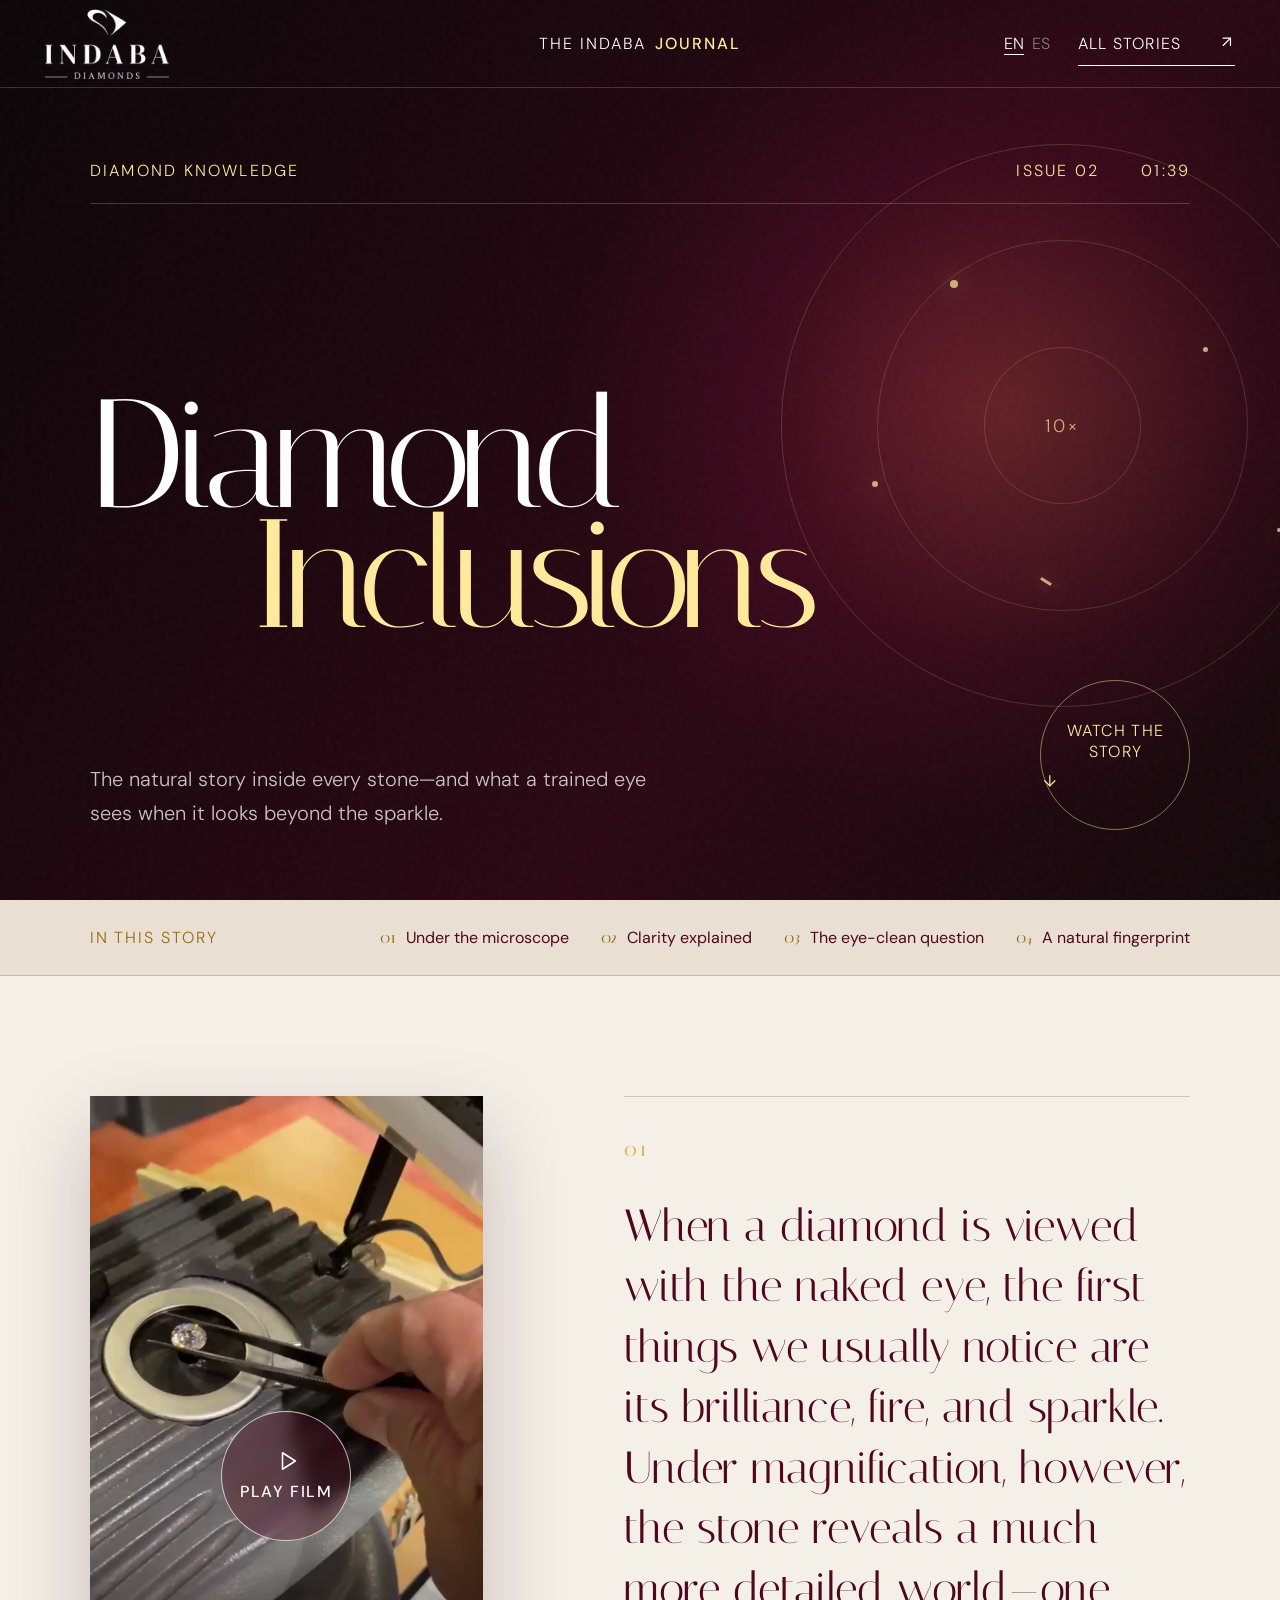
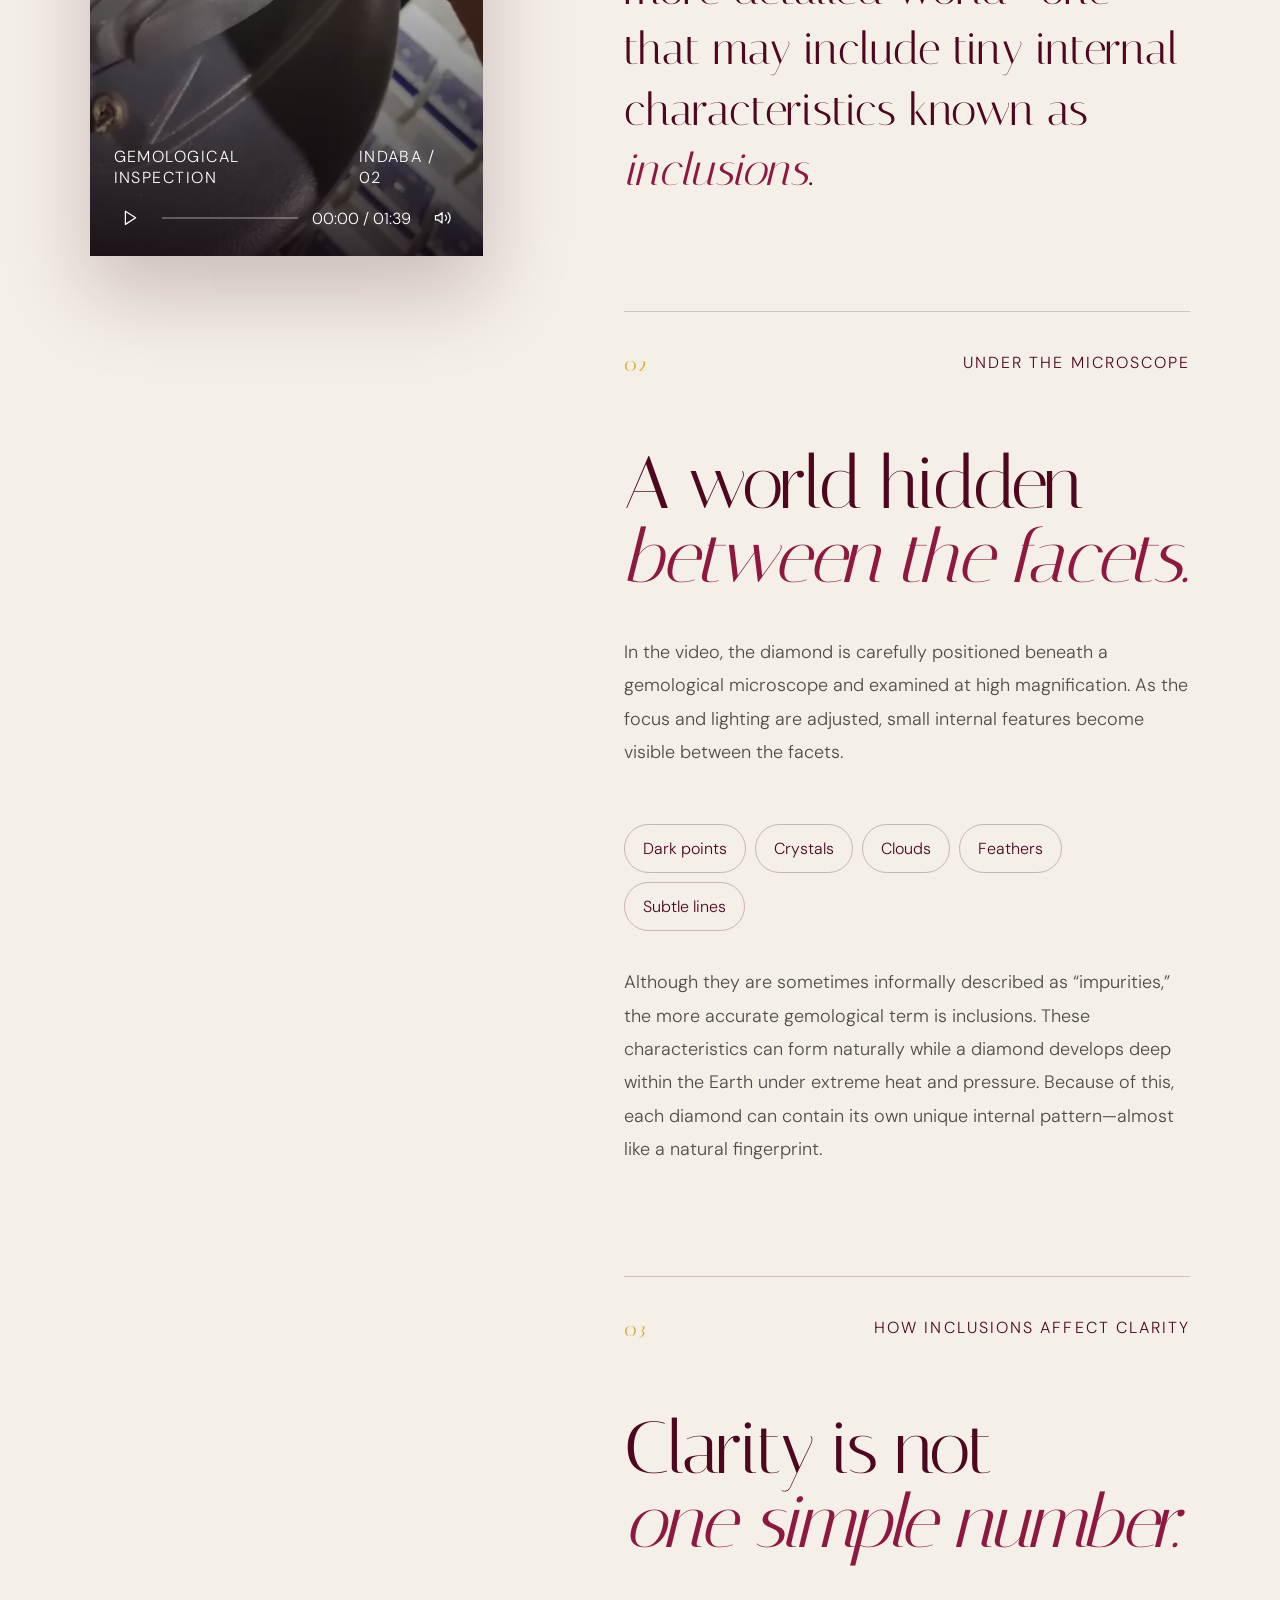
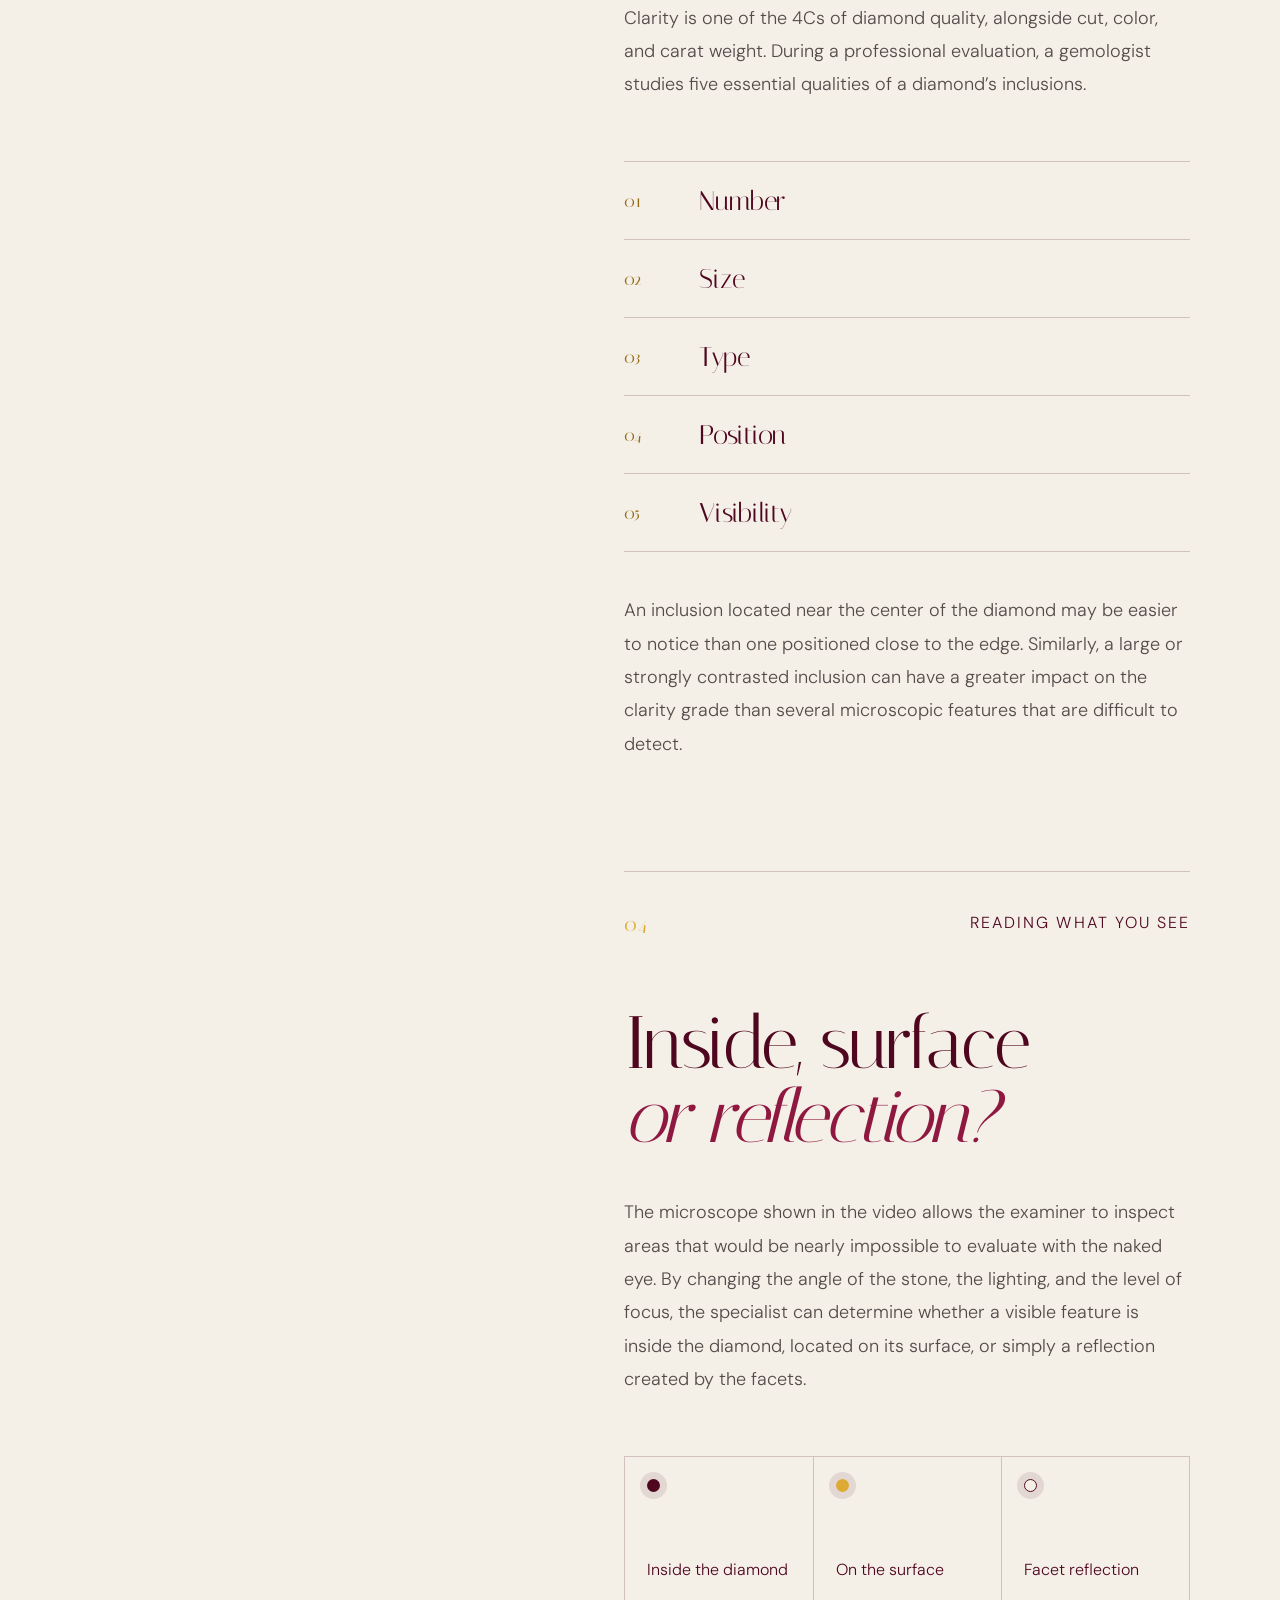
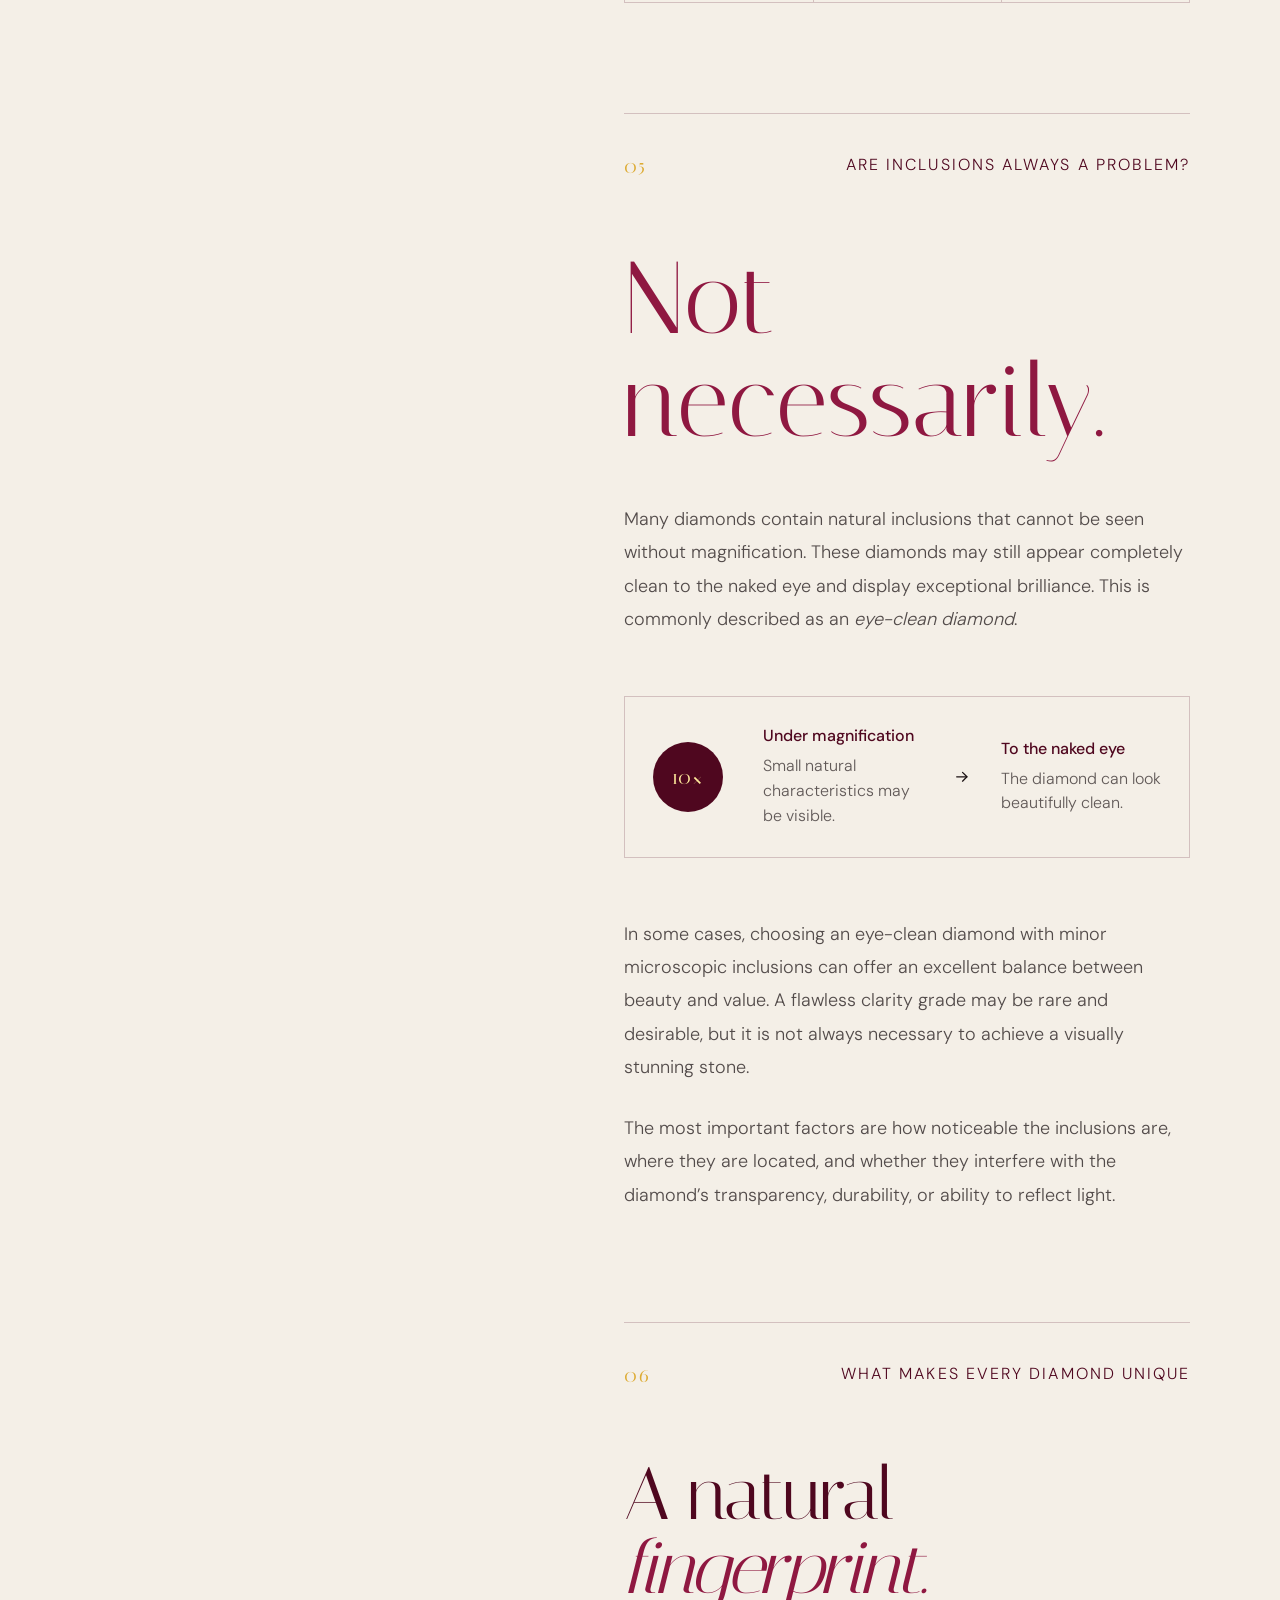
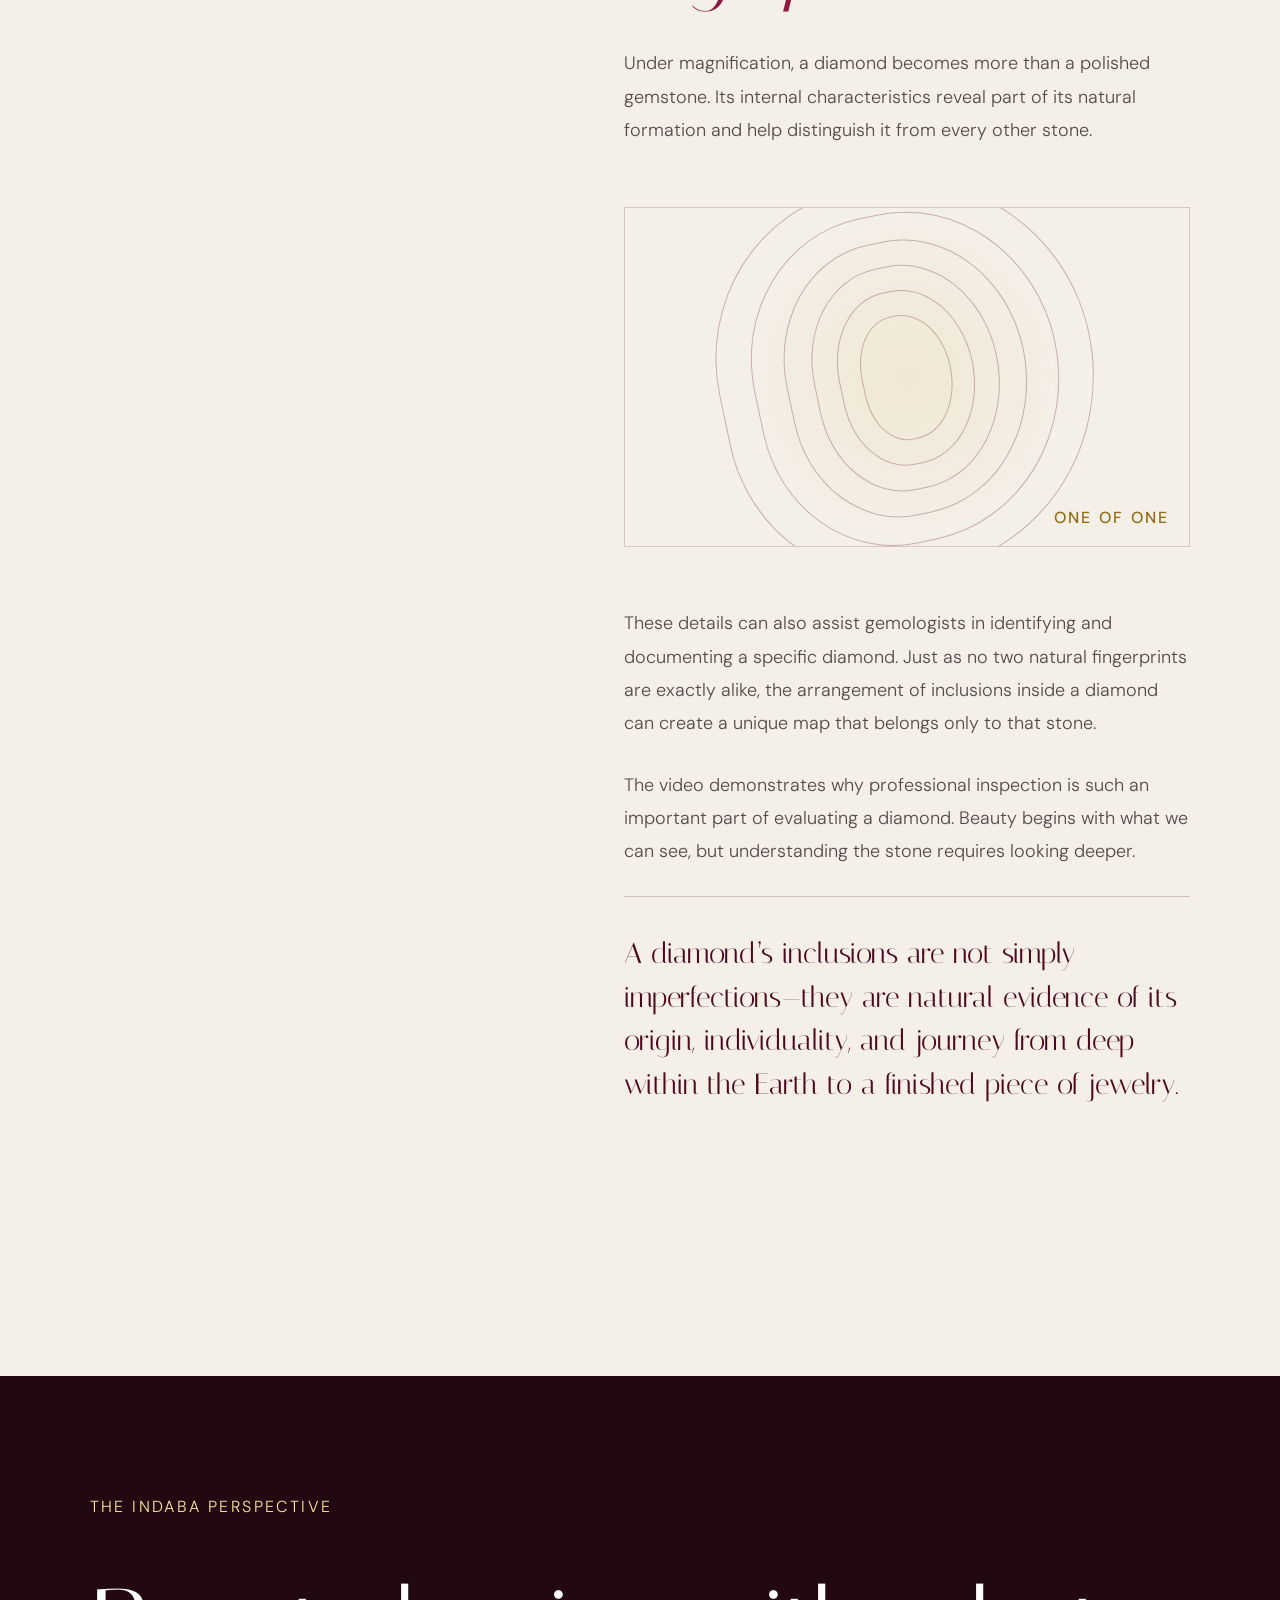
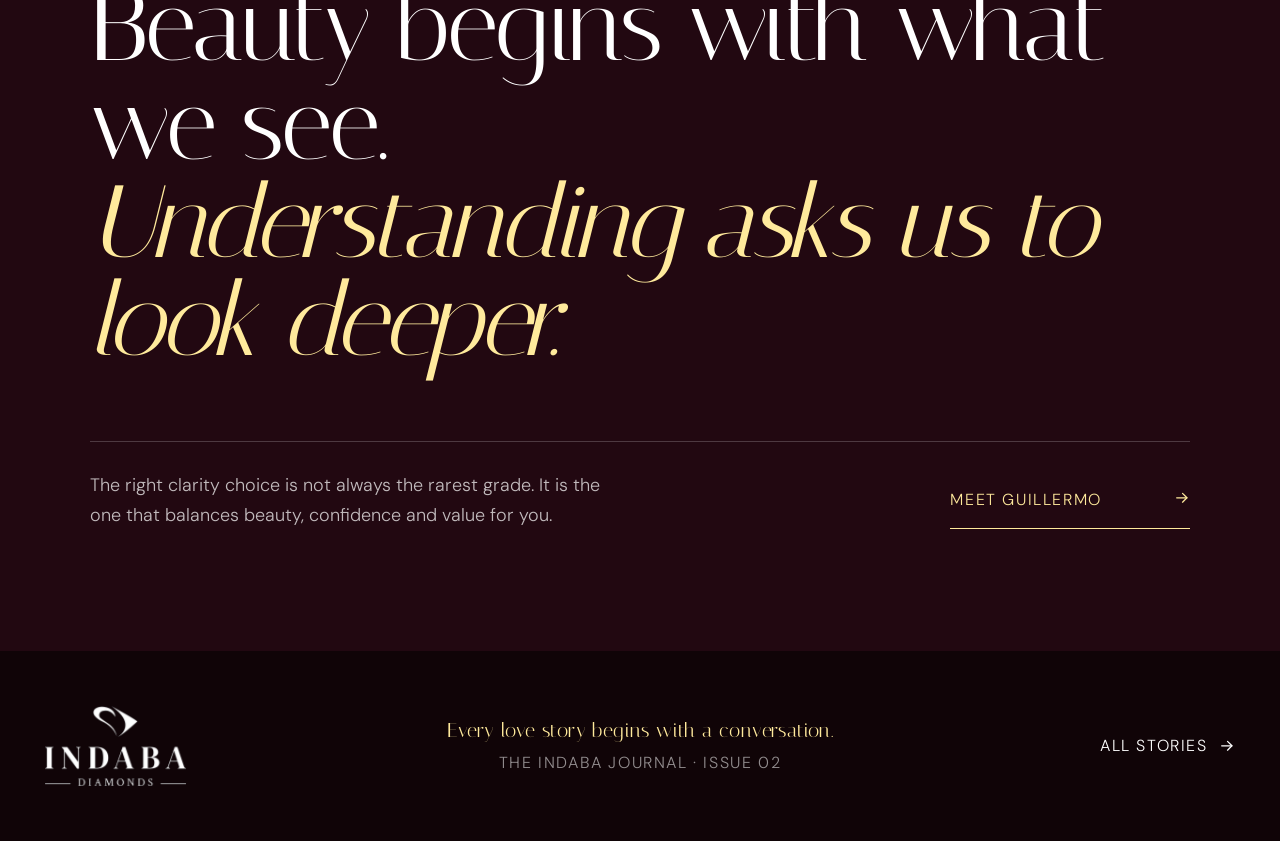
<file: diamond-inclusions.html>
<!doctype html>
<html lang="en">
  <head>
    <meta charset="UTF-8" />
    <meta name="viewport" content="width=device-width, initial-scale=1.0" />
    <meta name="description" content="Diamond inclusions: understand the natural internal characteristics, clarity and unique story inside every stone." />
    <meta name="robots" content="index,follow,max-image-preview:large,max-snippet:-1,max-video-preview:-1" />
    <meta name="author" content="Guillermo González" />
    <meta property="og:type" content="article" />
    <meta property="og:site_name" content="The Indaba Journal" />
    <meta property="og:title" content="Diamond Inclusions: The Natural Story Inside Every Stone" />
    <meta property="og:description" content="Understand diamond inclusions, clarity evaluation and why each natural stone contains its own internal fingerprint." />
    <meta property="og:image" content="assets/images/journal/inclusions-diamond-poster.webp" />
    <meta property="og:image:alt" content="A diamond examined under gemological magnification" />
    <meta name="twitter:card" content="summary_large_image" />
    <meta name="theme-color" content="#18070d" />
    <link rel="icon" type="image/png" href="assets/branding/favicon.png" />
    <title>Diamond Inclusions — The Indaba Journal</title>
    <link rel="preload" href="assets/fonts/italiana-latin-400.woff2" as="font" type="font/woff2" crossorigin />
    <link rel="stylesheet" href="inclusions.bundle.min.css" />
    <script type="application/ld+json">
      {
        "@context": "https://schema.org",
        "@type": "BlogPosting",
        "headline": "Diamond Inclusions: The Natural Story Inside Every Stone",
        "description": "An expert guide to diamond inclusions, clarity grading, eye-clean stones and professional inspection.",
        "datePublished": "2026-07-28",
        "dateModified": "2026-07-28",
        "image": "assets/images/journal/inclusions-diamond-poster.webp",
        "author": { "@type": "Person", "name": "Guillermo González" },
        "publisher": {
          "@type": "Organization",
          "name": "Indaba Diamonds",
          "logo": { "@type": "ImageObject", "url": "assets/branding/logo-wine.webp" }
        },
        "video": {
          "@type": "VideoObject",
          "name": "Diamond inclusions under magnification",
          "description": "A diamond is positioned beneath a gemological microscope and examined for internal characteristics.",
          "thumbnailUrl": "assets/images/journal/inclusions-inspection-poster.webp",
          "uploadDate": "2026-07-28",
          "duration": "PT1M39S",
          "contentUrl": "impurezas.mp4"
        }
      }
    </script>
    <script src="icons.js" defer></script>
    <script src="inclusions.js" defer></script>
  </head>
  <body id="top" class="inclusions-page">
    <div class="reading-progress" aria-hidden="true"><i></i></div>
    <div class="journal-noise" aria-hidden="true"></div>

    <header class="journal-header">
      <a class="journal-wordmark brand-logo brand-logo-switch" href="index.html" aria-label="Indaba Diamonds home">
        <img class="brand-logo-white" src="assets/branding/logo-white.webp" alt="" />
        <img class="brand-logo-wine" src="assets/branding/logo-wine.webp" alt="" aria-hidden="true" />
      </a>
      <a class="journal-name" href="journal.html"><span>THE INDABA</span><strong>JOURNAL</strong></a>
      <div class="journal-actions">
        <button class="journal-language" title="Change language"><span class="active">EN</span><span>ES</span></button>
        <a class="back-home" href="journal.html"><span data-copy="backHome">All stories</span><i data-lucide="arrow-up-right"></i></a>
      </div>
    </header>

    <main>
      <article>
        <section class="article-hero inclusions-hero">
          <div class="article-kicker reveal">
            <span data-copy="category">Diamond knowledge</span>
            <span>ISSUE 02</span>
            <span>01:39</span>
          </div>
          <h1 class="reveal">
            <span>Diamond</span>
            <span>Inclusions</span>
          </h1>
          <div class="article-hero-bottom">
            <p class="reveal" data-copy="heroDeck">The natural story inside every stone—and what a trained eye sees when it looks beyond the sparkle.</p>
            <a class="watch-cue reveal" href="#story">
              <span data-copy="watchStory">Watch the story</span>
              <i data-lucide="arrow-down"></i>
            </a>
          </div>
          <div class="inclusion-orbit" aria-hidden="true">
            <span></span><span></span><span></span><span></span><span></span>
            <small>10×</small>
          </div>
        </section>

        <nav class="article-guide" aria-label="Article overview">
          <span data-copy="inThisStory">In this story</span>
          <a href="#microscope"><i>01</i><b data-copy="guideMicroscope">Under the microscope</b></a>
          <a href="#clarity"><i>02</i><b data-copy="guideClarity">Clarity explained</b></a>
          <a href="#eye-clean"><i>03</i><b data-copy="guideEyeClean">The eye-clean question</b></a>
          <a href="#fingerprint"><i>04</i><b data-copy="guideFingerprint">A natural fingerprint</b></a>
        </nav>

        <section class="article-story" id="story">
          <aside class="video-column">
            <div class="video-frame inclusions-video">
              <video id="journal-video" poster="assets/images/journal/inclusions-inspection-poster.webp" preload="none" playsinline>
                <source src="impurezas.mp4" type="video/mp4" />
              </video>
              <button class="video-play" aria-label="Play video">
                <span><i data-lucide="play"></i></span>
                <b data-copy="playFilm">Play film</b>
              </button>
              <div class="video-caption">
                <span data-copy="inspection">Gemological inspection</span>
                <span>INDABA / 02</span>
              </div>
              <div class="video-controls">
                <button class="control-play" aria-label="Play video"><i data-lucide="play"></i></button>
                <div class="video-track" aria-hidden="true"><i></i></div>
                <time>00:00 / 01:39</time>
                <button class="control-sound" aria-label="Mute video"><i data-lucide="volume-2"></i></button>
              </div>
            </div>
          </aside>

          <div class="story-copy">
            <section class="story-chapter chapter-intro reveal">
              <span class="chapter-number">01</span>
              <p class="lead" data-copy="intro">When a diamond is viewed with the naked eye, the first things we usually notice are its brilliance, fire, and sparkle. Under magnification, however, the stone reveals a much more detailed world—one that may include tiny internal characteristics known as <em>inclusions</em>.</p>
            </section>

            <section class="story-chapter reveal" id="microscope">
              <div class="chapter-heading">
                <span class="chapter-number">02</span>
                <p data-copy="chapterMicroscope">Under the microscope</p>
              </div>
              <h2 data-copy="microscopeTitle">A world hidden<br /><em>between the facets.</em></h2>
              <p data-copy="microscopeBody">In the video, the diamond is carefully positioned beneath a gemological microscope and examined at high magnification. As the focus and lighting are adjusted, small internal features become visible between the facets.</p>
              <div class="inclusion-types">
                <span data-copy="darkPoints">Dark points</span>
                <span data-copy="crystals">Crystals</span>
                <span data-copy="clouds">Clouds</span>
                <span data-copy="feathers">Feathers</span>
                <span data-copy="lines">Subtle lines</span>
              </div>
              <p data-copy="termBody">Although they are sometimes informally described as “impurities,” the more accurate gemological term is inclusions. These characteristics can form naturally while a diamond develops deep within the Earth under extreme heat and pressure. Because of this, each diamond can contain its own unique internal pattern—almost like a natural fingerprint.</p>
            </section>

            <section class="story-chapter reveal" id="clarity">
              <div class="chapter-heading">
                <span class="chapter-number">03</span>
                <p data-copy="chapterClarity">How inclusions affect clarity</p>
              </div>
              <h2 data-copy="clarityTitle">Clarity is not<br /><em>one simple number.</em></h2>
              <p data-copy="clarityIntro">Clarity is one of the 4Cs of diamond quality, alongside cut, color, and carat weight. During a professional evaluation, a gemologist studies five essential qualities of a diamond’s inclusions.</p>
              <div class="clarity-factors">
                <div><span>01</span><b data-copy="number">Number</b></div>
                <div><span>02</span><b data-copy="size">Size</b></div>
                <div><span>03</span><b data-copy="type">Type</b></div>
                <div><span>04</span><b data-copy="position">Position</b></div>
                <div><span>05</span><b data-copy="visibility">Visibility</b></div>
              </div>
              <p data-copy="positionBody">An inclusion located near the center of the diamond may be easier to notice than one positioned close to the edge. Similarly, a large or strongly contrasted inclusion can have a greater impact on the clarity grade than several microscopic features that are difficult to detect.</p>
            </section>

            <section class="story-chapter reveal">
              <div class="chapter-heading">
                <span class="chapter-number">04</span>
                <p data-copy="chapterReading">Reading what you see</p>
              </div>
              <h2 data-copy="readingTitle">Inside, surface<br /><em>or reflection?</em></h2>
              <p data-copy="readingBody">The microscope shown in the video allows the examiner to inspect areas that would be nearly impossible to evaluate with the naked eye. By changing the angle of the stone, the lighting, and the level of focus, the specialist can determine whether a visible feature is inside the diamond, located on its surface, or simply a reflection created by the facets.</p>
              <div class="location-key">
                <div><i></i><span data-copy="inside">Inside the diamond</span></div>
                <div><i></i><span data-copy="surface">On the surface</span></div>
                <div><i></i><span data-copy="reflection">Facet reflection</span></div>
              </div>
            </section>

            <section class="story-chapter reveal" id="eye-clean">
              <div class="chapter-heading">
                <span class="chapter-number">05</span>
                <p data-copy="chapterProblem">Are inclusions always a problem?</p>
              </div>
              <blockquote class="answer-quote" data-copy="notNecessarily">Not necessarily.</blockquote>
              <p data-copy="eyeCleanBody">Many diamonds contain natural inclusions that cannot be seen without magnification. These diamonds may still appear completely clean to the naked eye and display exceptional brilliance. This is commonly described as an <em>eye-clean diamond</em>.</p>
              <div class="eye-clean-card">
                <span>10×</span>
                <div>
                  <b data-copy="underMagnification">Under magnification</b>
                  <p data-copy="underMagnificationBody">Small natural characteristics may be visible.</p>
                </div>
                <i data-lucide="arrow-right"></i>
                <div>
                  <b data-copy="toNakedEye">To the naked eye</b>
                  <p data-copy="toNakedEyeBody">The diamond can look beautifully clean.</p>
                </div>
              </div>
              <p data-copy="valueBody">In some cases, choosing an eye-clean diamond with minor microscopic inclusions can offer an excellent balance between beauty and value. A flawless clarity grade may be rare and desirable, but it is not always necessary to achieve a visually stunning stone.</p>
              <p data-copy="importantBody">The most important factors are how noticeable the inclusions are, where they are located, and whether they interfere with the diamond’s transparency, durability, or ability to reflect light.</p>
            </section>

            <section class="story-chapter chapter-conclusion reveal" id="fingerprint">
              <div class="chapter-heading">
                <span class="chapter-number">06</span>
                <p data-copy="chapterUnique">What makes every diamond unique</p>
              </div>
              <h2 data-copy="uniqueTitle">A natural<br /><em>fingerprint.</em></h2>
              <p data-copy="uniqueBody">Under magnification, a diamond becomes more than a polished gemstone. Its internal characteristics reveal part of its natural formation and help distinguish it from every other stone.</p>
              <div class="fingerprint-map" aria-hidden="true">
                <span></span><span></span><span></span><span></span><span></span><span></span>
                <b>ONE OF ONE</b>
              </div>
              <p data-copy="identifyBody">These details can also assist gemologists in identifying and documenting a specific diamond. Just as no two natural fingerprints are exactly alike, the arrangement of inclusions inside a diamond can create a unique map that belongs only to that stone.</p>
              <p data-copy="inspectionImportance">The video demonstrates why professional inspection is such an important part of evaluating a diamond. Beauty begins with what we can see, but understanding the stone requires looking deeper.</p>
              <p class="final-thought" data-copy="finalThought">A diamond’s inclusions are not simply imperfections—they are natural evidence of its origin, individuality, and journey from deep within the Earth to a finished piece of jewelry.</p>
            </section>
          </div>
        </section>

        <section class="article-closing inclusions-closing">
          <p class="closing-label" data-copy="closingLabel">The Indaba perspective</p>
          <h2 data-copy="closingTitle">Beauty begins with what we see.<br /><em>Understanding asks us to look deeper.</em></h2>
          <div>
            <p data-copy="closingBody">The right clarity choice is not always the rarest grade. It is the one that balances beauty, confidence and value for you.</p>
            <a href="index.html#meet"><span data-copy="meetGuillermo">Meet Guillermo</span><i data-lucide="arrow-right"></i></a>
          </div>
        </section>
      </article>
    </main>

    <footer class="journal-footer">
      <a class="journal-wordmark brand-logo brand-logo-dark" href="index.html" aria-label="Indaba Diamonds home">
        <img src="assets/branding/logo-white.webp" alt="" />
      </a>
      <p class="journal-footer-motto"><span>Every love story begins with a conversation.</span><small>THE INDABA JOURNAL · ISSUE 02</small></p>
      <a href="journal.html"><span data-copy="allStories">All stories</span><i data-lucide="arrow-right"></i></a>
    </footer>
  </body>
</html>
</file>
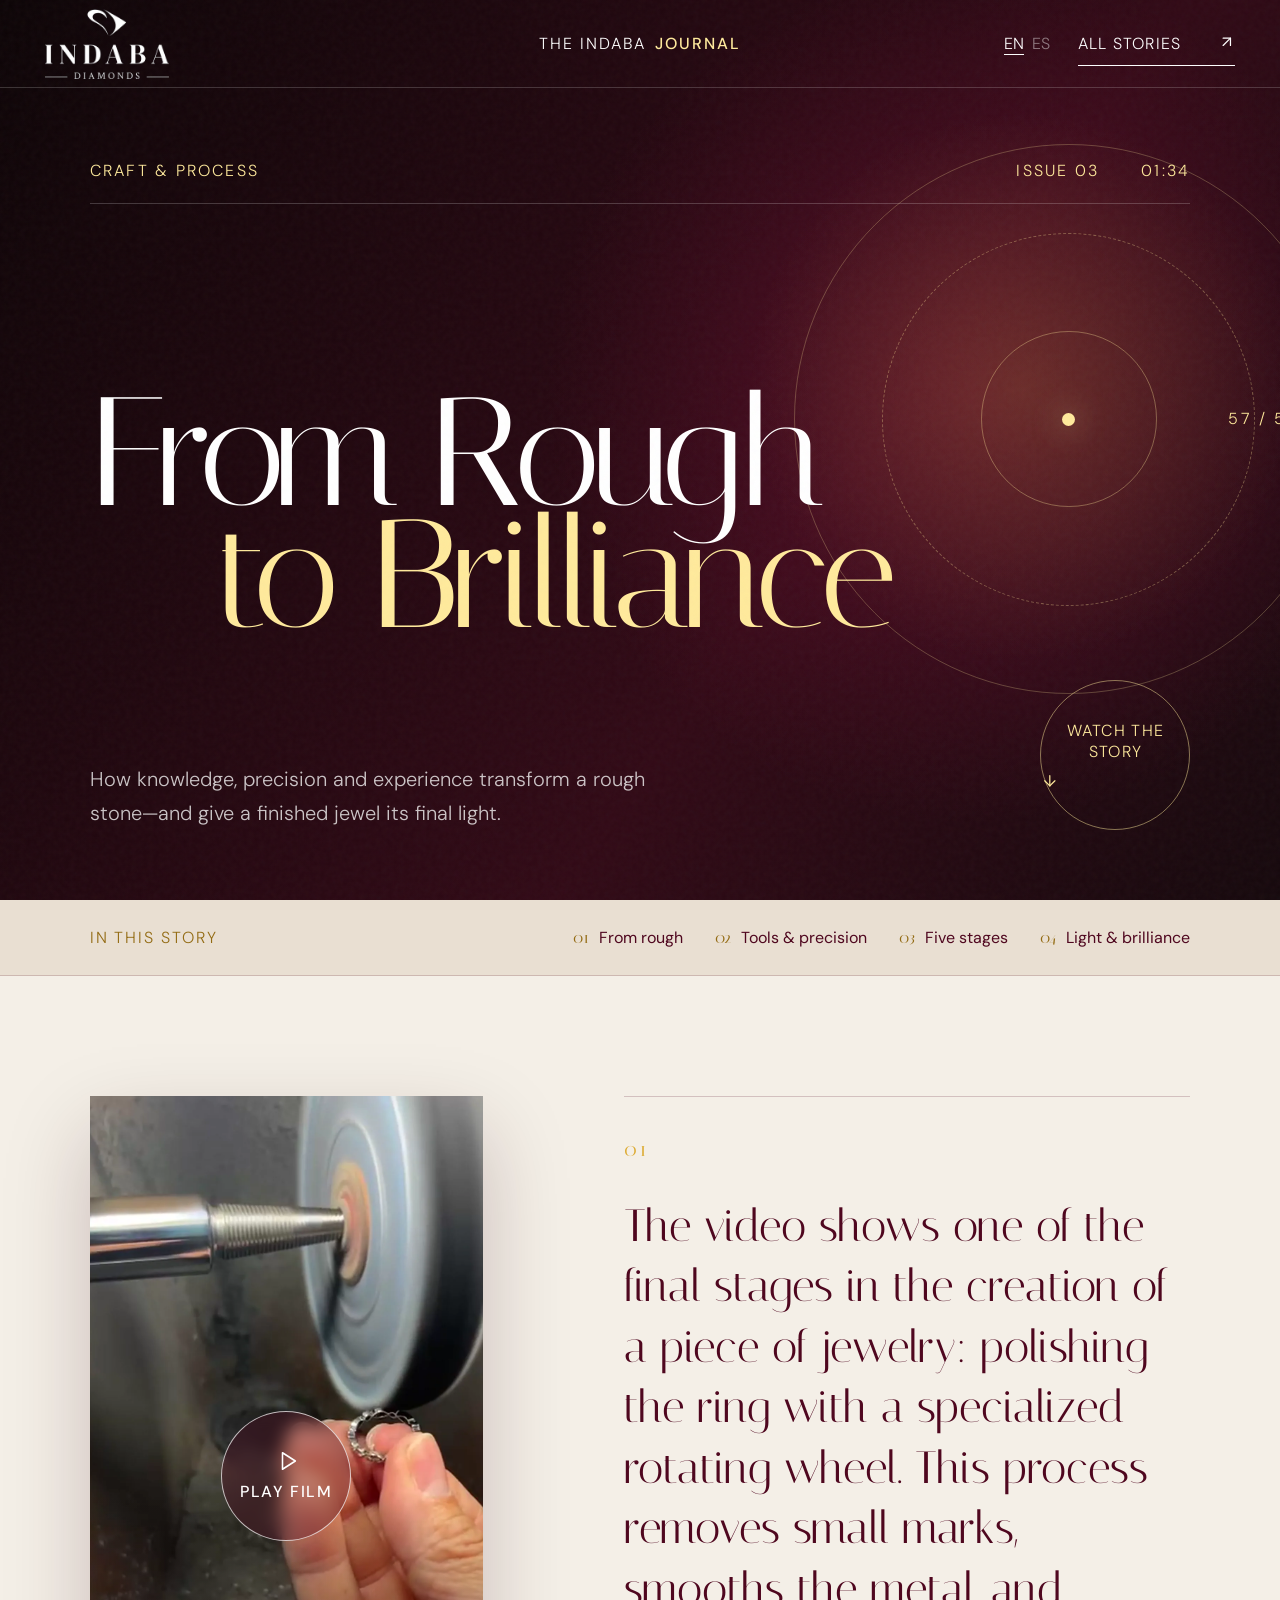
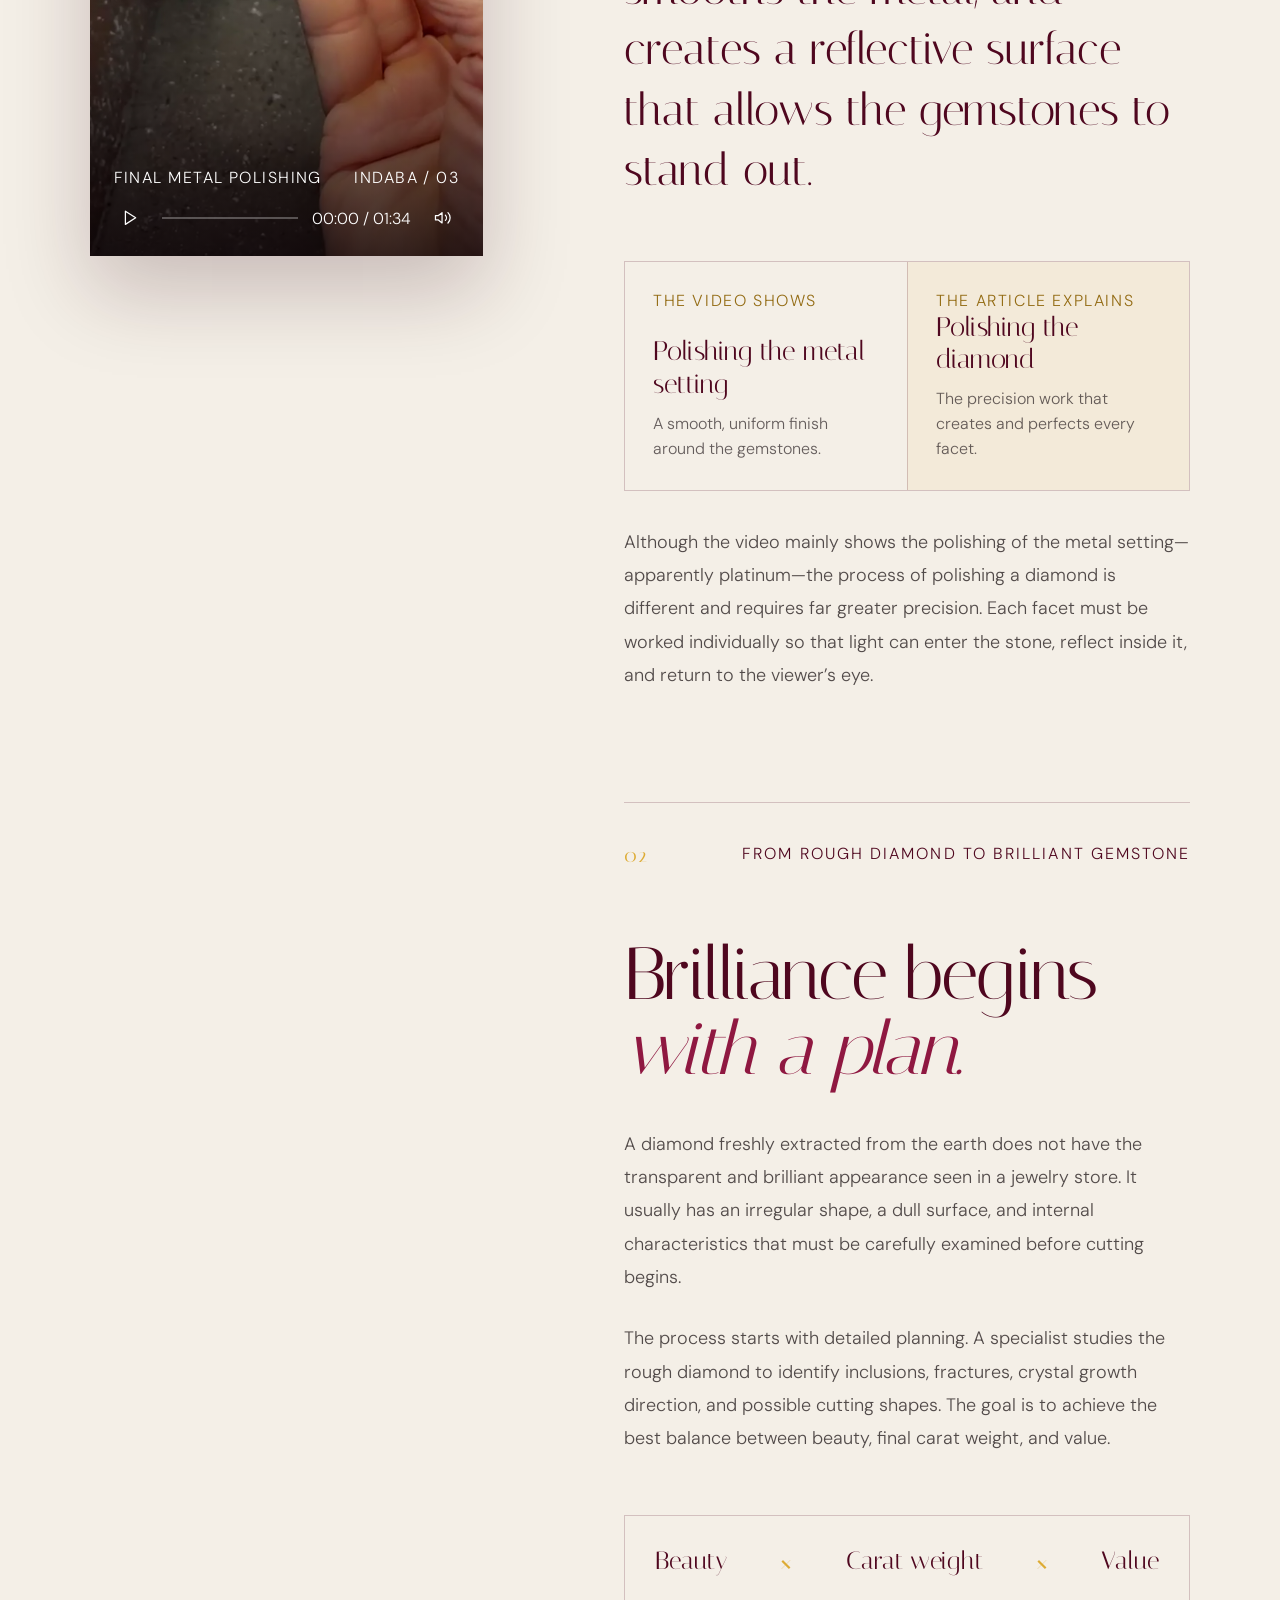
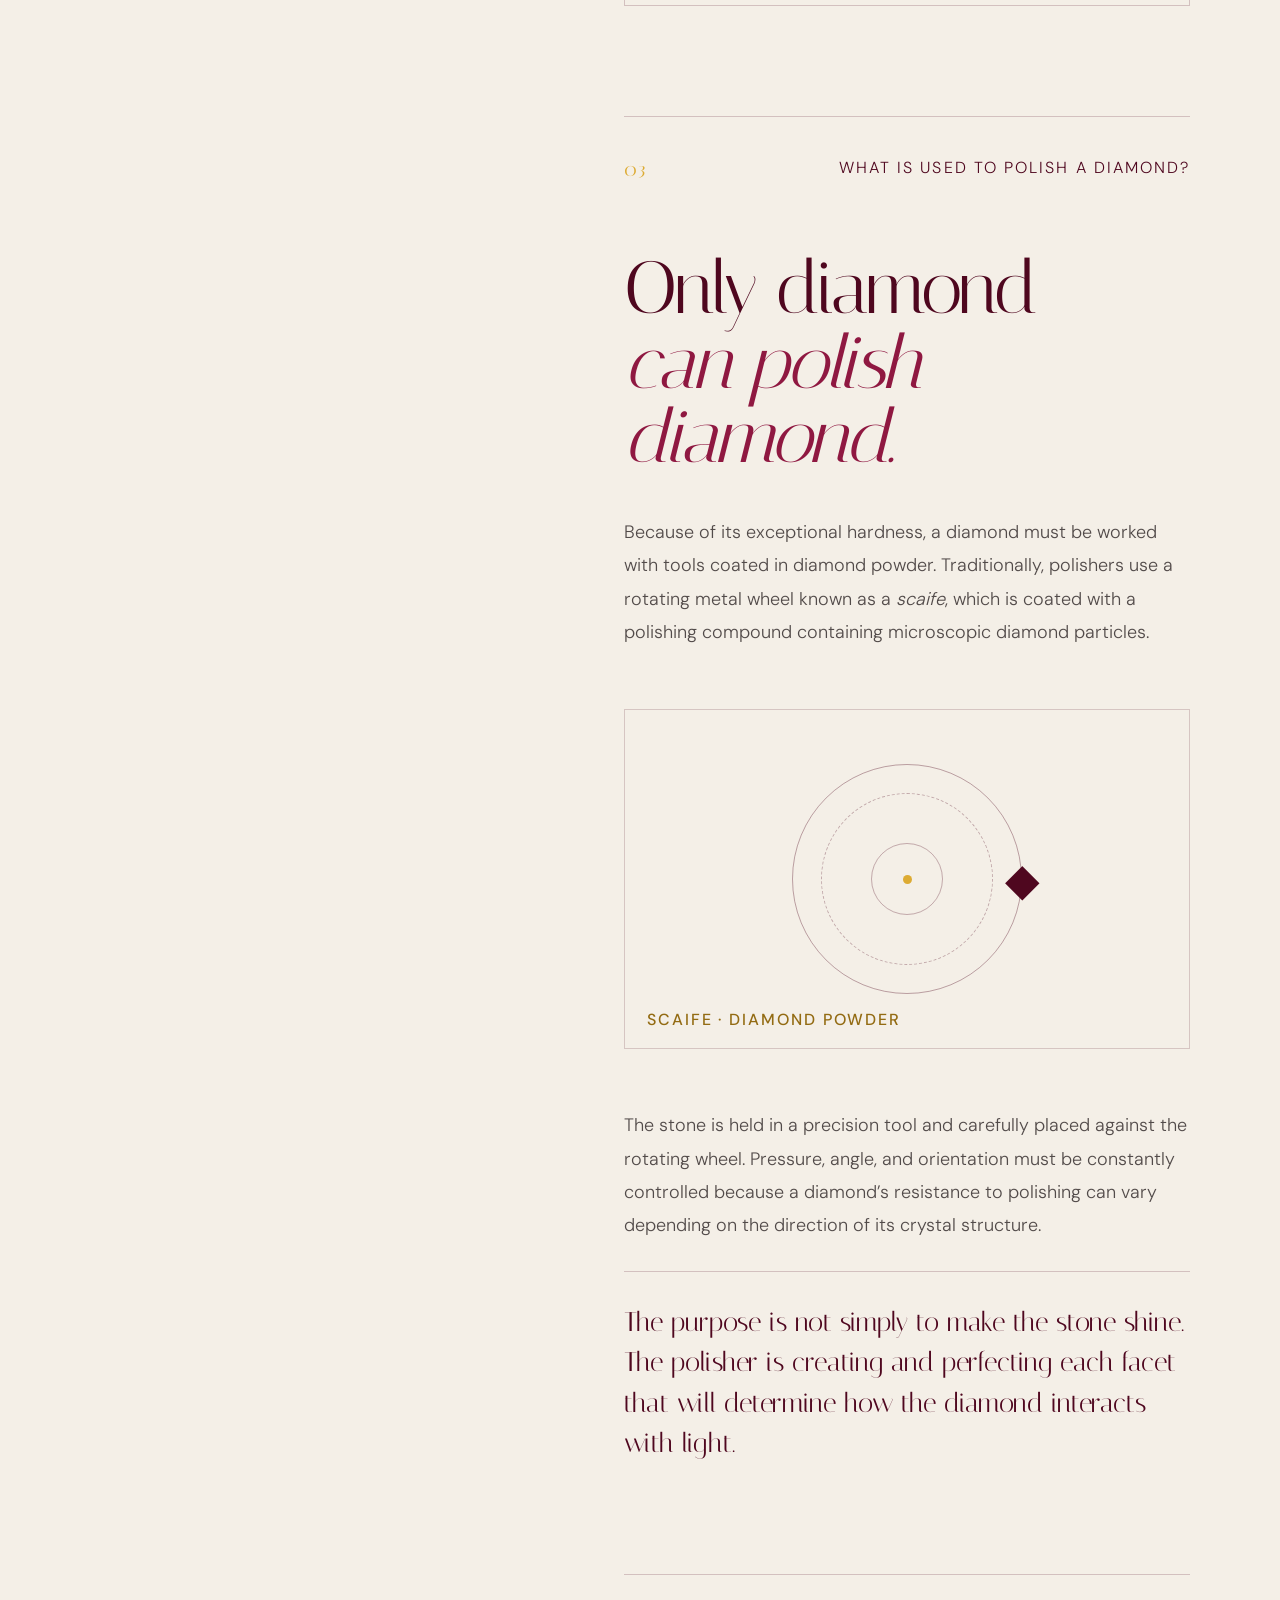
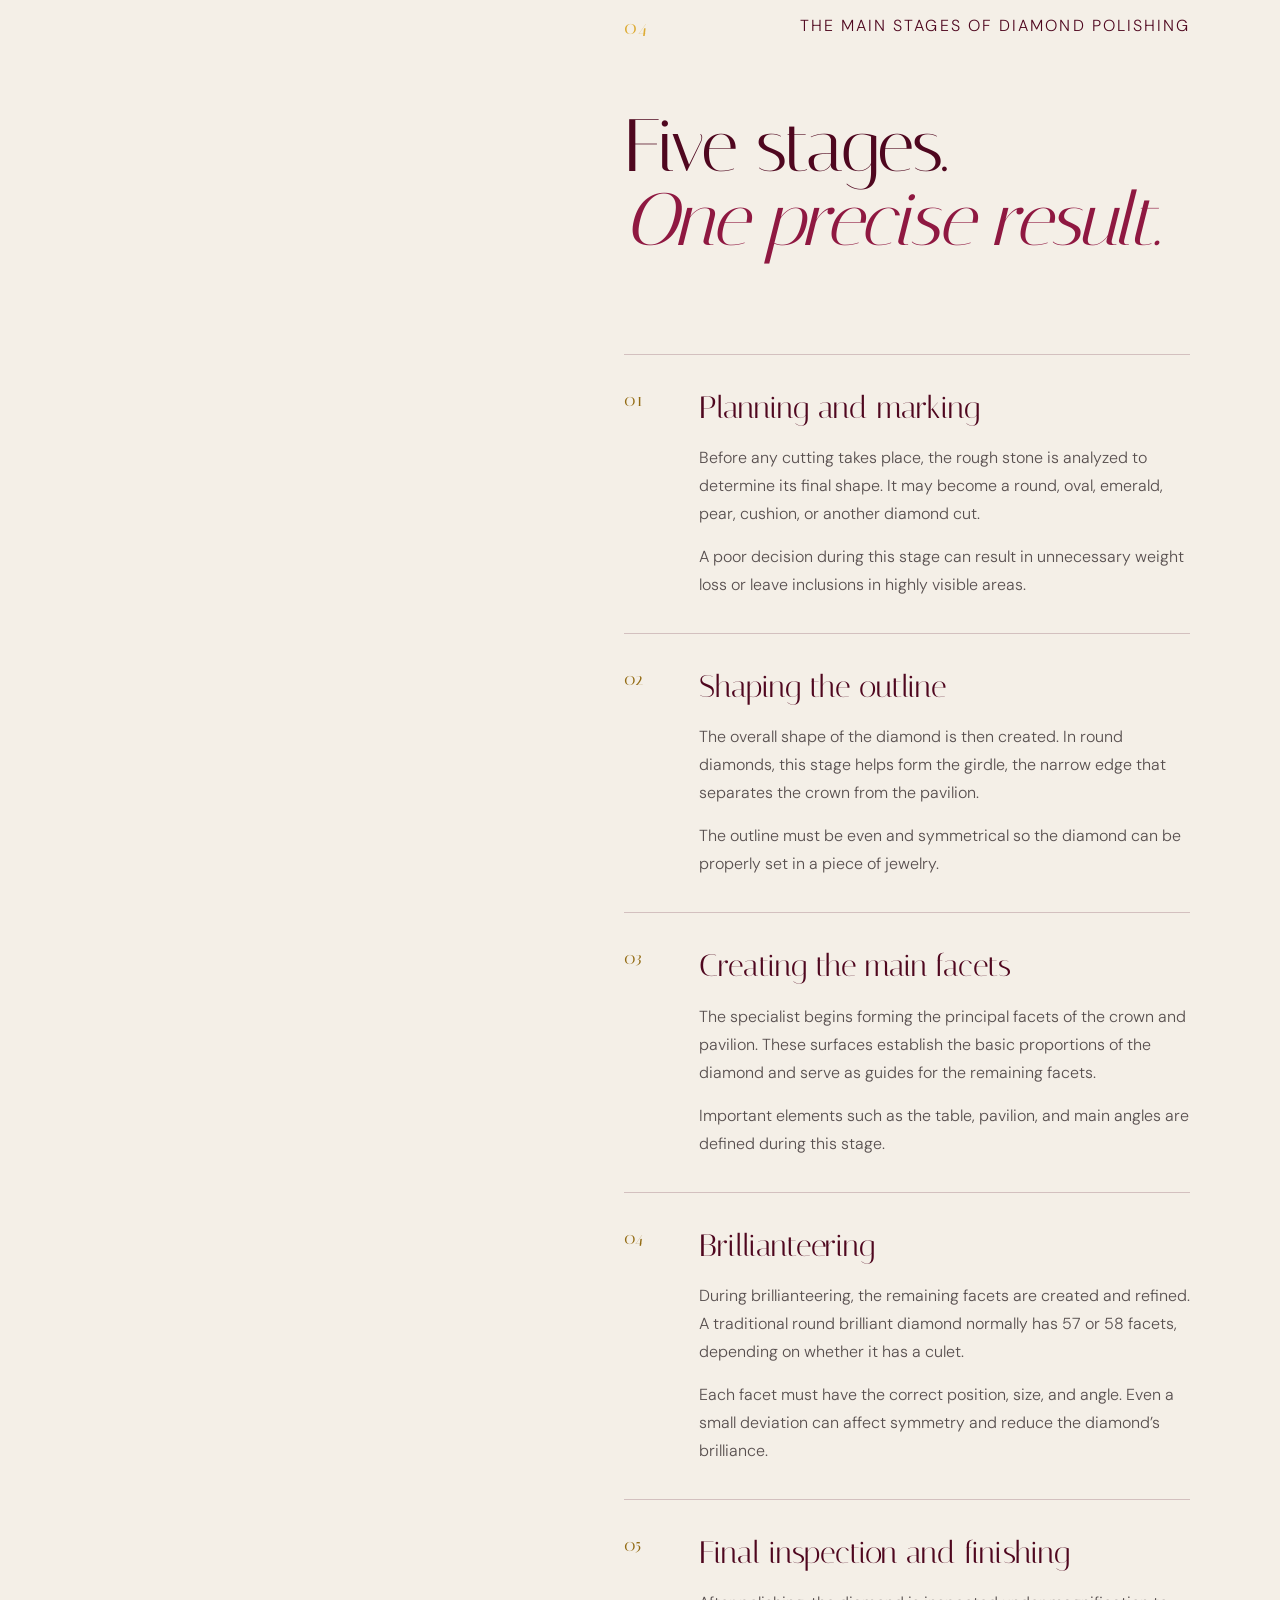
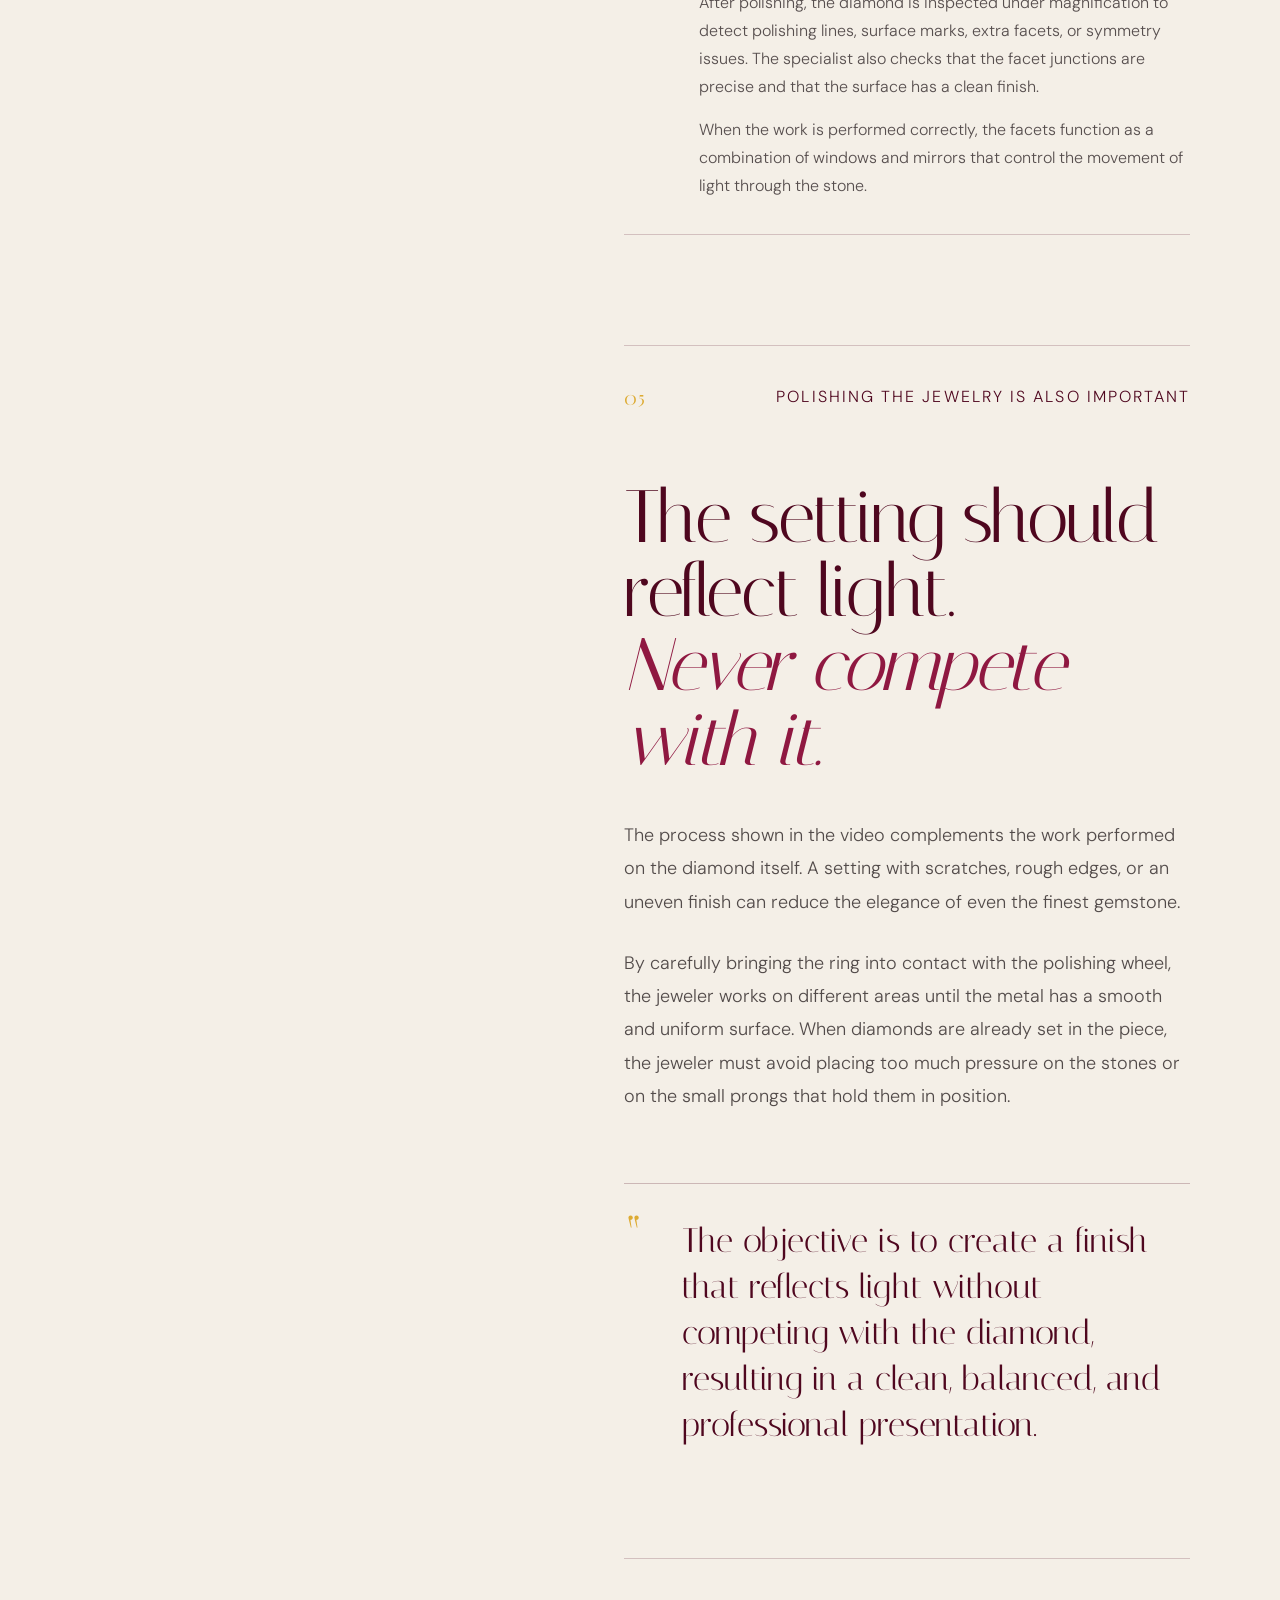
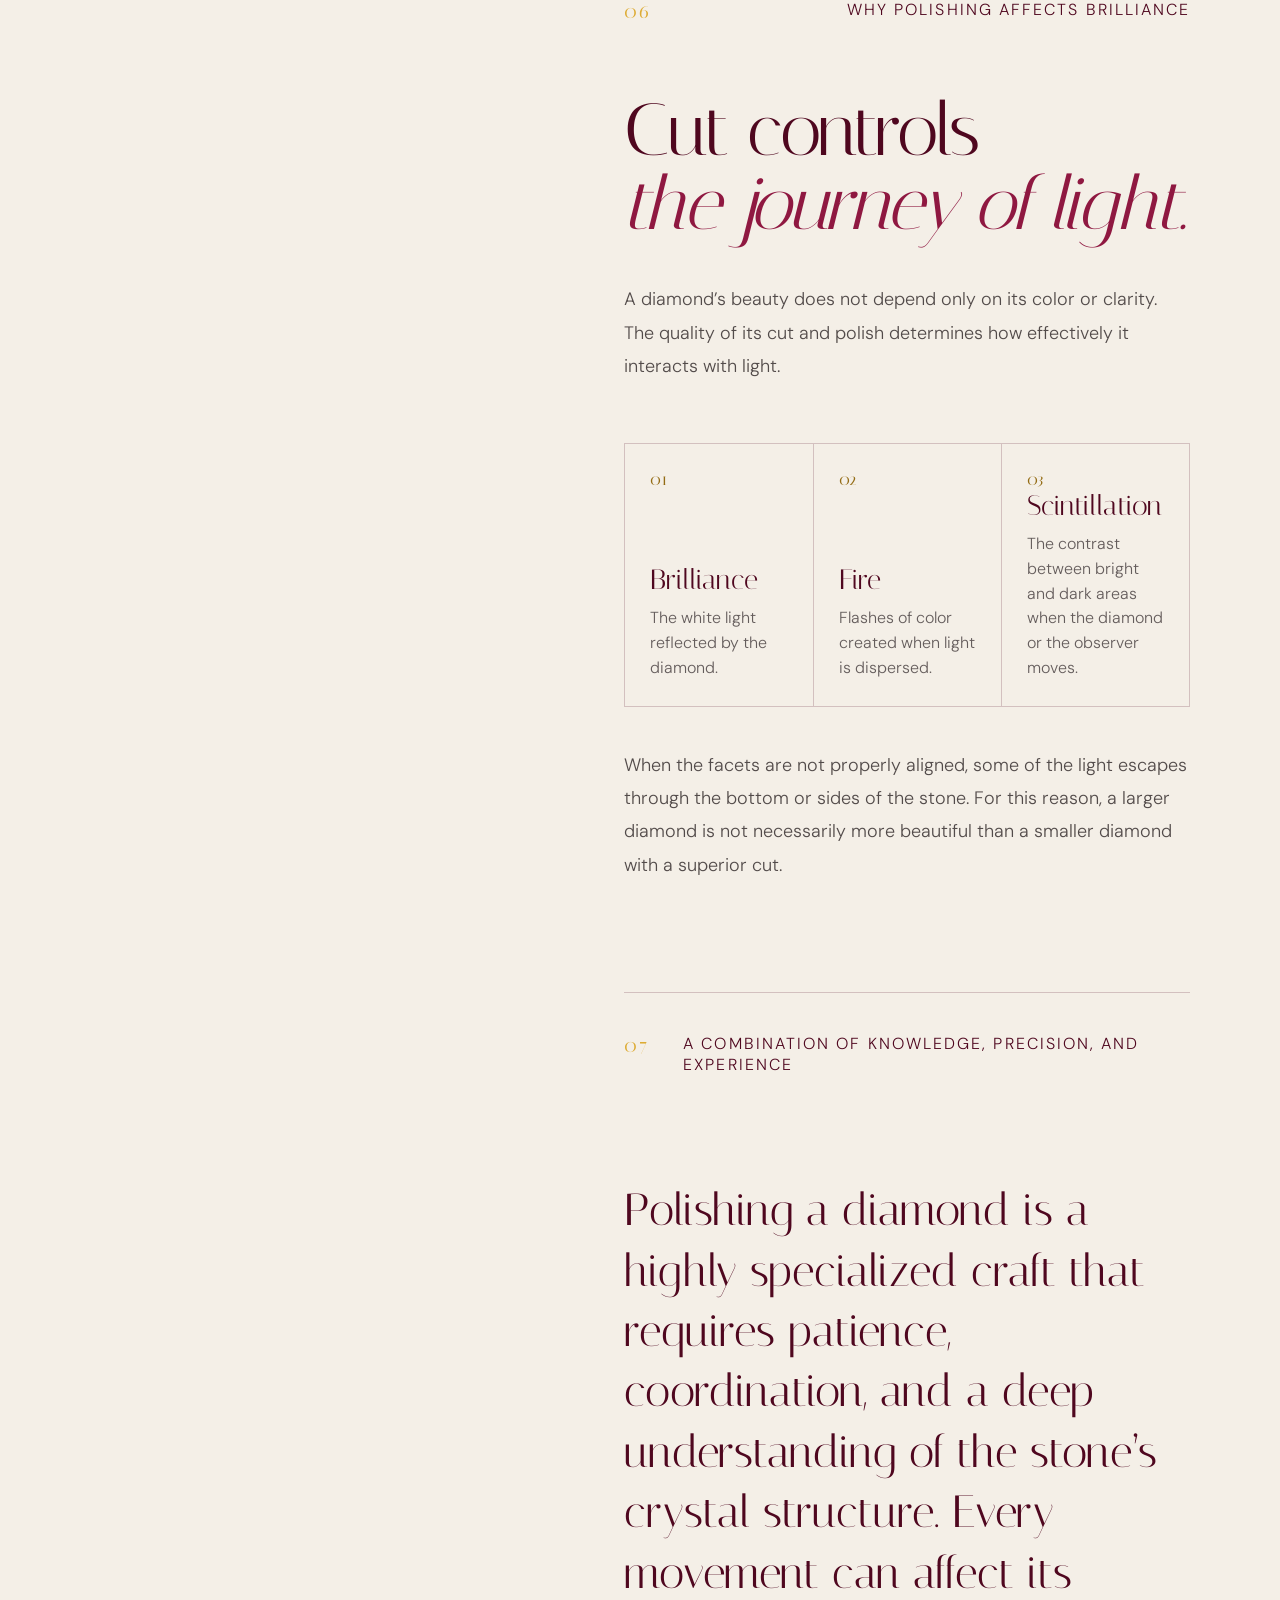
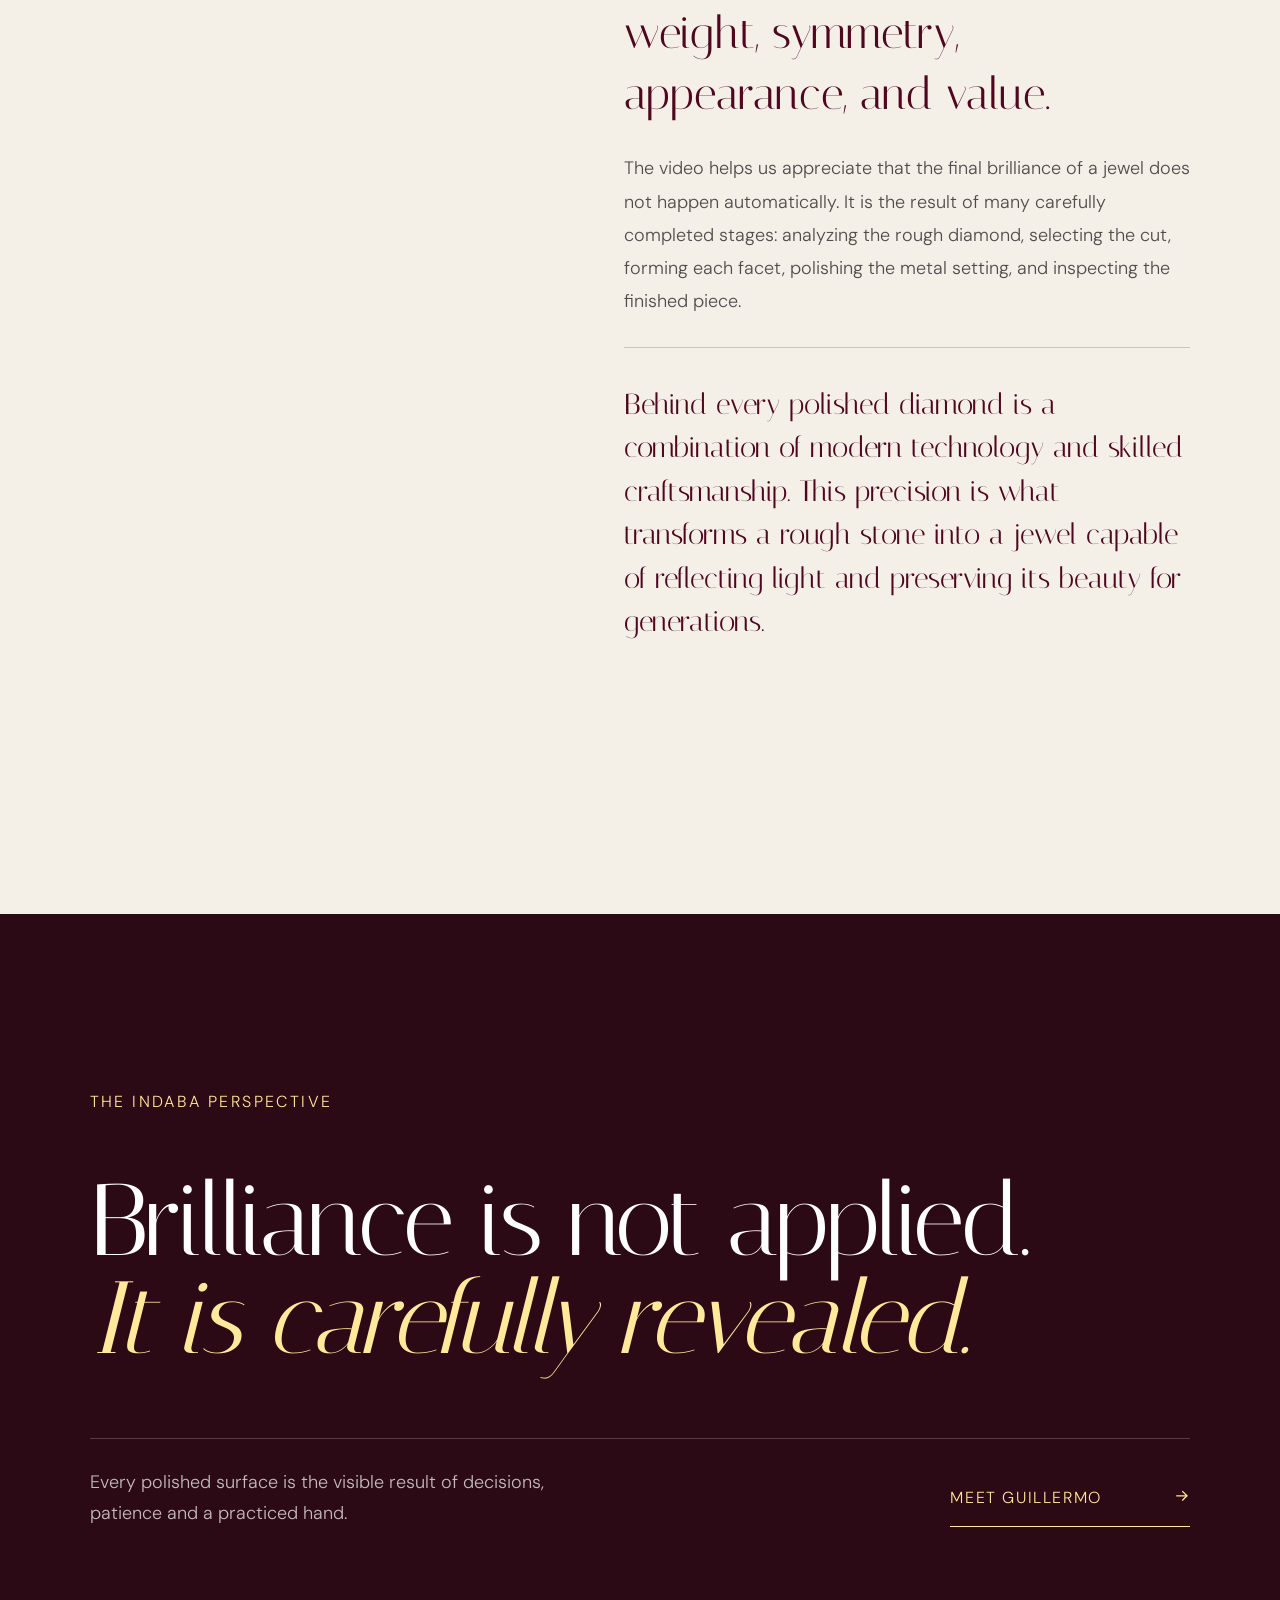
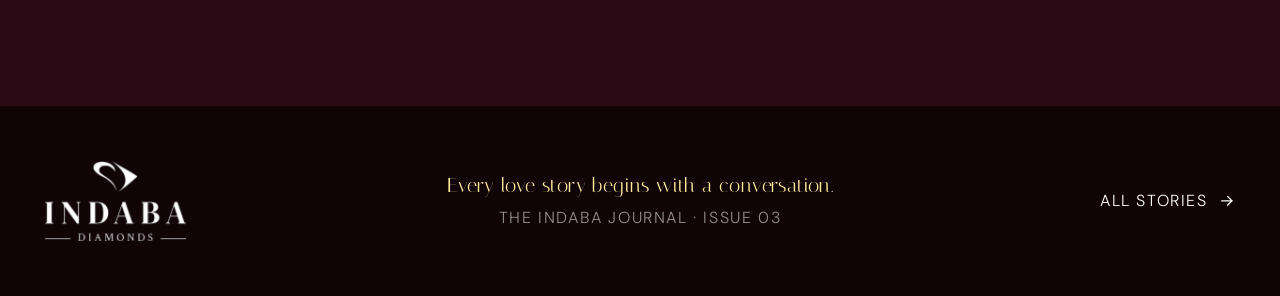
<file: diamond-polishing.html>
<!doctype html>
<html lang="en">
  <head>
    <meta charset="UTF-8" />
    <meta name="viewport" content="width=device-width, initial-scale=1.0" />
    <meta name="description" content="How a diamond is polished: explore the planning, tools, facets and skilled craftsmanship behind its brilliance." />
    <meta name="robots" content="index,follow,max-image-preview:large,max-snippet:-1,max-video-preview:-1" />
    <meta name="author" content="Guillermo González" />
    <meta property="og:type" content="article" />
    <meta property="og:site_name" content="The Indaba Journal" />
    <meta property="og:title" content="How a Diamond Is Polished: The Process Behind Its Brilliance" />
    <meta property="og:description" content="Explore diamond planning, polishing tools, facet creation and the craftsmanship that controls brilliance." />
    <meta property="og:image" content="assets/images/journal/polishing-poster.webp" />
    <meta property="og:image:alt" content="A jeweler polishing a diamond ring with a rotating wheel" />
    <meta name="twitter:card" content="summary_large_image" />
    <meta name="theme-color" content="#18070d" />
    <link rel="icon" type="image/png" href="assets/branding/favicon.png" />
    <title>How a Diamond Is Polished — The Indaba Journal</title>
    <link rel="preload" href="assets/fonts/italiana-latin-400.woff2" as="font" type="font/woff2" crossorigin />
    <link rel="stylesheet" href="polishing.bundle.min.css" />
    <script type="application/ld+json">
      {
        "@context": "https://schema.org",
        "@type": "BlogPosting",
        "headline": "How a Diamond Is Polished: The Process Behind Its Brilliance",
        "description": "The planning, specialized tools, facet creation and skilled craftsmanship behind a diamond's brilliance.",
        "datePublished": "2026-07-28",
        "dateModified": "2026-07-28",
        "image": "assets/images/journal/polishing-poster.webp",
        "author": { "@type": "Person", "name": "Guillermo González" },
        "publisher": {
          "@type": "Organization",
          "name": "Indaba Diamonds",
          "logo": { "@type": "ImageObject", "url": "assets/branding/logo-wine.webp" }
        },
        "video": {
          "@type": "VideoObject",
          "name": "How diamond jewelry is polished",
          "description": "A specialist uses a rotating polishing wheel to refine the metal setting around diamonds.",
          "thumbnailUrl": "assets/images/journal/polishing-poster.webp",
          "uploadDate": "2026-07-28",
          "duration": "PT1M34S",
          "contentUrl": "pulido.mp4"
        }
      }
    </script>
    <script src="icons.js" defer></script>
    <script src="polishing.js" defer></script>
  </head>
  <body id="top" class="polishing-page">
    <div class="reading-progress" aria-hidden="true"><i></i></div>
    <div class="journal-noise" aria-hidden="true"></div>

    <header class="journal-header">
      <a class="journal-wordmark brand-logo brand-logo-switch" href="index.html" aria-label="Indaba Diamonds home">
        <img class="brand-logo-white" src="assets/branding/logo-white.webp" alt="" />
        <img class="brand-logo-wine" src="assets/branding/logo-wine.webp" alt="" aria-hidden="true" />
      </a>
      <a class="journal-name" href="journal.html"><span>THE INDABA</span><strong>JOURNAL</strong></a>
      <div class="journal-actions">
        <button class="journal-language" title="Change language"><span class="active">EN</span><span>ES</span></button>
        <a class="back-home" href="journal.html"><span data-copy="backHome">All stories</span><i data-lucide="arrow-up-right"></i></a>
      </div>
    </header>

    <main>
      <article>
        <section class="article-hero polishing-hero">
          <div class="article-kicker reveal">
            <span data-copy="category">Craft & process</span>
            <span>ISSUE 03</span>
            <span>01:34</span>
          </div>
          <h1 class="reveal">
            <span>From Rough</span>
            <span>to Brilliance</span>
          </h1>
          <div class="article-hero-bottom">
            <p class="reveal" data-copy="heroDeck">How knowledge, precision and experience transform a rough stone—and give a finished jewel its final light.</p>
            <a class="watch-cue reveal" href="#story">
              <span data-copy="watchStory">Watch the story</span>
              <i data-lucide="arrow-down"></i>
            </a>
          </div>
          <div class="polish-wheel" aria-hidden="true">
            <span></span><i></i><b></b><small>57 / 58</small>
          </div>
        </section>

        <nav class="polishing-guide" aria-label="Article overview">
          <span data-copy="inThisStory">In this story</span>
          <a href="#rough"><i>01</i><b data-copy="guideRough">From rough</b></a>
          <a href="#tools"><i>02</i><b data-copy="guideTools">Tools & precision</b></a>
          <a href="#stages"><i>03</i><b data-copy="guideStages">Five stages</b></a>
          <a href="#brilliance"><i>04</i><b data-copy="guideLight">Light & brilliance</b></a>
        </nav>

        <section class="article-story" id="story">
          <aside class="video-column">
            <div class="video-frame polishing-video">
              <video id="journal-video" poster="assets/images/journal/polishing-poster.webp" preload="none" playsinline>
                <source src="pulido.mp4" type="video/mp4" />
              </video>
              <button class="video-play" aria-label="Play video">
                <span><i data-lucide="play"></i></span>
                <b data-copy="playFilm">Play film</b>
              </button>
              <div class="video-caption">
                <span data-copy="videoCaption">Final metal polishing</span>
                <span>INDABA / 03</span>
              </div>
              <div class="video-controls">
                <button class="control-play" aria-label="Play video"><i data-lucide="play"></i></button>
                <div class="video-track" aria-hidden="true"><i></i></div>
                <time>00:00 / 01:34</time>
                <button class="control-sound" aria-label="Mute video"><i data-lucide="volume-2"></i></button>
              </div>
            </div>
          </aside>

          <div class="story-copy">
            <section class="story-chapter chapter-intro reveal">
              <span class="chapter-number">01</span>
              <p class="lead" data-copy="intro">The video shows one of the final stages in the creation of a piece of jewelry: polishing the ring with a specialized rotating wheel. This process removes small marks, smooths the metal, and creates a reflective surface that allows the gemstones to stand out.</p>
              <div class="process-compare">
                <div>
                  <span data-copy="videoShows">The video shows</span>
                  <b data-copy="metalPolish">Polishing the metal setting</b>
                  <p data-copy="metalPolishBody">A smooth, uniform finish around the gemstones.</p>
                </div>
                <div>
                  <span data-copy="articleExplains">The article explains</span>
                  <b data-copy="diamondPolish">Polishing the diamond</b>
                  <p data-copy="diamondPolishBody">The precision work that creates and perfects every facet.</p>
                </div>
              </div>
              <p data-copy="distinction">Although the video mainly shows the polishing of the metal setting—apparently platinum—the process of polishing a diamond is different and requires far greater precision. Each facet must be worked individually so that light can enter the stone, reflect inside it, and return to the viewer’s eye.</p>
            </section>

            <section class="story-chapter reveal" id="rough">
              <div class="chapter-heading">
                <span class="chapter-number">02</span>
                <p data-copy="chapterRough">From rough diamond to brilliant gemstone</p>
              </div>
              <h2 data-copy="roughTitle">Brilliance begins<br /><em>with a plan.</em></h2>
              <p data-copy="roughBody">A diamond freshly extracted from the earth does not have the transparent and brilliant appearance seen in a jewelry store. It usually has an irregular shape, a dull surface, and internal characteristics that must be carefully examined before cutting begins.</p>
              <p data-copy="planningBody">The process starts with detailed planning. A specialist studies the rough diamond to identify inclusions, fractures, crystal growth direction, and possible cutting shapes. The goal is to achieve the best balance between beauty, final carat weight, and value.</p>
              <div class="planning-balance">
                <span data-copy="beauty">Beauty</span><i>×</i>
                <span data-copy="weight">Carat weight</span><i>×</i>
                <span data-copy="value">Value</span>
              </div>
            </section>

            <section class="story-chapter reveal" id="tools">
              <div class="chapter-heading">
                <span class="chapter-number">03</span>
                <p data-copy="chapterTools">What is used to polish a diamond?</p>
              </div>
              <h2 data-copy="toolsTitle">Only diamond<br /><em>can polish diamond.</em></h2>
              <p data-copy="toolsBody">Because of its exceptional hardness, a diamond must be worked with tools coated in diamond powder. Traditionally, polishers use a rotating metal wheel known as a <em>scaife</em>, which is coated with a polishing compound containing microscopic diamond particles.</p>
              <div class="scaife-diagram" aria-hidden="true">
                <span class="scaife-wheel"><i></i></span>
                <span class="scaife-stone">◆</span>
                <b>SCAIFE · DIAMOND POWDER</b>
              </div>
              <p data-copy="controlBody">The stone is held in a precision tool and carefully placed against the rotating wheel. Pressure, angle, and orientation must be constantly controlled because a diamond’s resistance to polishing can vary depending on the direction of its crystal structure.</p>
              <p class="chapter-emphasis" data-copy="purposeBody">The purpose is not simply to make the stone shine. The polisher is creating and perfecting each facet that will determine how the diamond interacts with light.</p>
            </section>

            <section class="story-chapter reveal" id="stages">
              <div class="chapter-heading">
                <span class="chapter-number">04</span>
                <p data-copy="chapterStages">The main stages of diamond polishing</p>
              </div>
              <h2 data-copy="stagesTitle">Five stages.<br /><em>One precise result.</em></h2>
              <div class="stage-list">
                <section>
                  <span>01</span>
                  <div><h3 data-copy="stagePlanning">Planning and marking</h3><p data-copy="stagePlanningBody">Before any cutting takes place, the rough stone is analyzed to determine its final shape. It may become a round, oval, emerald, pear, cushion, or another diamond cut.</p><p data-copy="stagePlanningNote">A poor decision during this stage can result in unnecessary weight loss or leave inclusions in highly visible areas.</p></div>
                </section>
                <section>
                  <span>02</span>
                  <div><h3 data-copy="stageOutline">Shaping the outline</h3><p data-copy="stageOutlineBody">The overall shape of the diamond is then created. In round diamonds, this stage helps form the girdle, the narrow edge that separates the crown from the pavilion.</p><p data-copy="stageOutlineNote">The outline must be even and symmetrical so the diamond can be properly set in a piece of jewelry.</p></div>
                </section>
                <section>
                  <span>03</span>
                  <div><h3 data-copy="stageFacets">Creating the main facets</h3><p data-copy="stageFacetsBody">The specialist begins forming the principal facets of the crown and pavilion. These surfaces establish the basic proportions of the diamond and serve as guides for the remaining facets.</p><p data-copy="stageFacetsNote">Important elements such as the table, pavilion, and main angles are defined during this stage.</p></div>
                </section>
                <section>
                  <span>04</span>
                  <div><h3 data-copy="stageBrillianteering">Brillianteering</h3><p data-copy="stageBrillianteeringBody">During brillianteering, the remaining facets are created and refined. A traditional round brilliant diamond normally has 57 or 58 facets, depending on whether it has a culet.</p><p data-copy="stageBrillianteeringNote">Each facet must have the correct position, size, and angle. Even a small deviation can affect symmetry and reduce the diamond’s brilliance.</p></div>
                </section>
                <section>
                  <span>05</span>
                  <div><h3 data-copy="stageInspection">Final inspection and finishing</h3><p data-copy="stageInspectionBody">After polishing, the diamond is inspected under magnification to detect polishing lines, surface marks, extra facets, or symmetry issues. The specialist also checks that the facet junctions are precise and that the surface has a clean finish.</p><p data-copy="stageInspectionNote">When the work is performed correctly, the facets function as a combination of windows and mirrors that control the movement of light through the stone.</p></div>
                </section>
              </div>
            </section>

            <section class="story-chapter reveal">
              <div class="chapter-heading">
                <span class="chapter-number">05</span>
                <p data-copy="chapterJewelry">Polishing the jewelry is also important</p>
              </div>
              <h2 data-copy="jewelryTitle">The setting should reflect light.<br /><em>Never compete with it.</em></h2>
              <p data-copy="jewelryBody">The process shown in the video complements the work performed on the diamond itself. A setting with scratches, rough edges, or an uneven finish can reduce the elegance of even the finest gemstone.</p>
              <p data-copy="jewelryCare">By carefully bringing the ring into contact with the polishing wheel, the jeweler works on different areas until the metal has a smooth and uniform surface. When diamonds are already set in the piece, the jeweler must avoid placing too much pressure on the stones or on the small prongs that hold them in position.</p>
              <blockquote data-copy="jewelryGoal">The objective is to create a finish that reflects light without competing with the diamond, resulting in a clean, balanced, and professional presentation.</blockquote>
            </section>

            <section class="story-chapter reveal" id="brilliance">
              <div class="chapter-heading">
                <span class="chapter-number">06</span>
                <p data-copy="chapterBrilliance">Why polishing affects brilliance</p>
              </div>
              <h2 data-copy="brillianceTitle">Cut controls<br /><em>the journey of light.</em></h2>
              <p data-copy="brillianceBody">A diamond’s beauty does not depend only on its color or clarity. The quality of its cut and polish determines how effectively it interacts with light.</p>
              <div class="light-effects">
                <div><span>01</span><b data-copy="brilliance">Brilliance</b><p data-copy="brillianceDef">The white light reflected by the diamond.</p></div>
                <div><span>02</span><b data-copy="fire">Fire</b><p data-copy="fireDef">Flashes of color created when light is dispersed.</p></div>
                <div><span>03</span><b data-copy="scintillation">Scintillation</b><p data-copy="scintillationDef">The contrast between bright and dark areas when the diamond or the observer moves.</p></div>
              </div>
              <p data-copy="alignmentBody">When the facets are not properly aligned, some of the light escapes through the bottom or sides of the stone. For this reason, a larger diamond is not necessarily more beautiful than a smaller diamond with a superior cut.</p>
            </section>

            <section class="story-chapter chapter-conclusion reveal">
              <div class="chapter-heading">
                <span class="chapter-number">07</span>
                <p data-copy="chapterCraft">A combination of knowledge, precision, and experience</p>
              </div>
              <p class="lead" data-copy="craftBody">Polishing a diamond is a highly specialized craft that requires patience, coordination, and a deep understanding of the stone’s crystal structure. Every movement can affect its weight, symmetry, appearance, and value.</p>
              <p data-copy="appreciationBody">The video helps us appreciate that the final brilliance of a jewel does not happen automatically. It is the result of many carefully completed stages: analyzing the rough diamond, selecting the cut, forming each facet, polishing the metal setting, and inspecting the finished piece.</p>
              <p class="final-thought" data-copy="finalThought">Behind every polished diamond is a combination of modern technology and skilled craftsmanship. This precision is what transforms a rough stone into a jewel capable of reflecting light and preserving its beauty for generations.</p>
            </section>
          </div>
        </section>

        <section class="article-closing polishing-closing">
          <p class="closing-label" data-copy="closingLabel">The Indaba perspective</p>
          <h2 data-copy="closingTitle">Brilliance is not applied.<br /><em>It is carefully revealed.</em></h2>
          <div>
            <p data-copy="closingBody">Every polished surface is the visible result of decisions, patience and a practiced hand.</p>
            <a href="index.html#meet"><span data-copy="meetGuillermo">Meet Guillermo</span><i data-lucide="arrow-right"></i></a>
          </div>
        </section>
      </article>
    </main>

    <footer class="journal-footer">
      <a class="journal-wordmark brand-logo brand-logo-dark" href="index.html" aria-label="Indaba Diamonds home">
        <img src="assets/branding/logo-white.webp" alt="" />
      </a>
      <p class="journal-footer-motto"><span>Every love story begins with a conversation.</span><small>THE INDABA JOURNAL · ISSUE 03</small></p>
      <a href="journal.html"><span data-copy="allStories">All stories</span><i data-lucide="arrow-right"></i></a>
    </footer>
  </body>
</html>
</file>
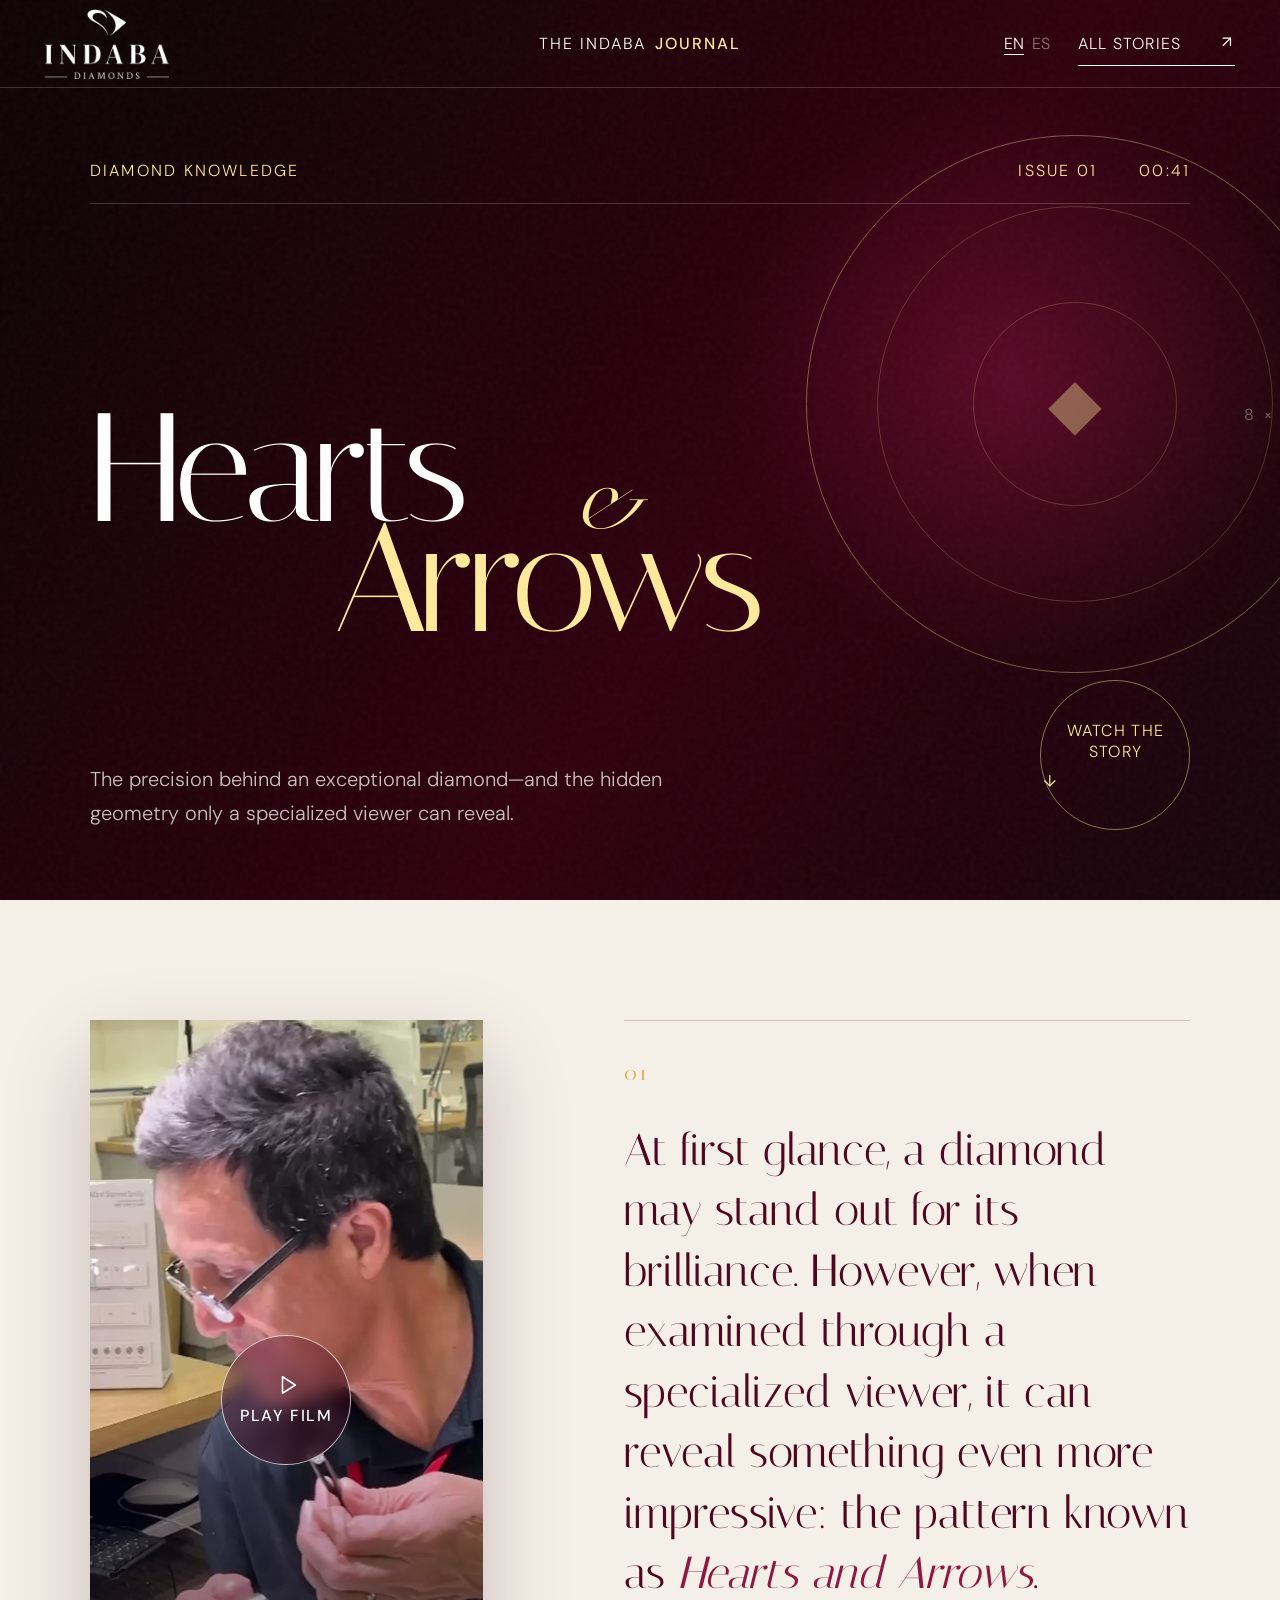
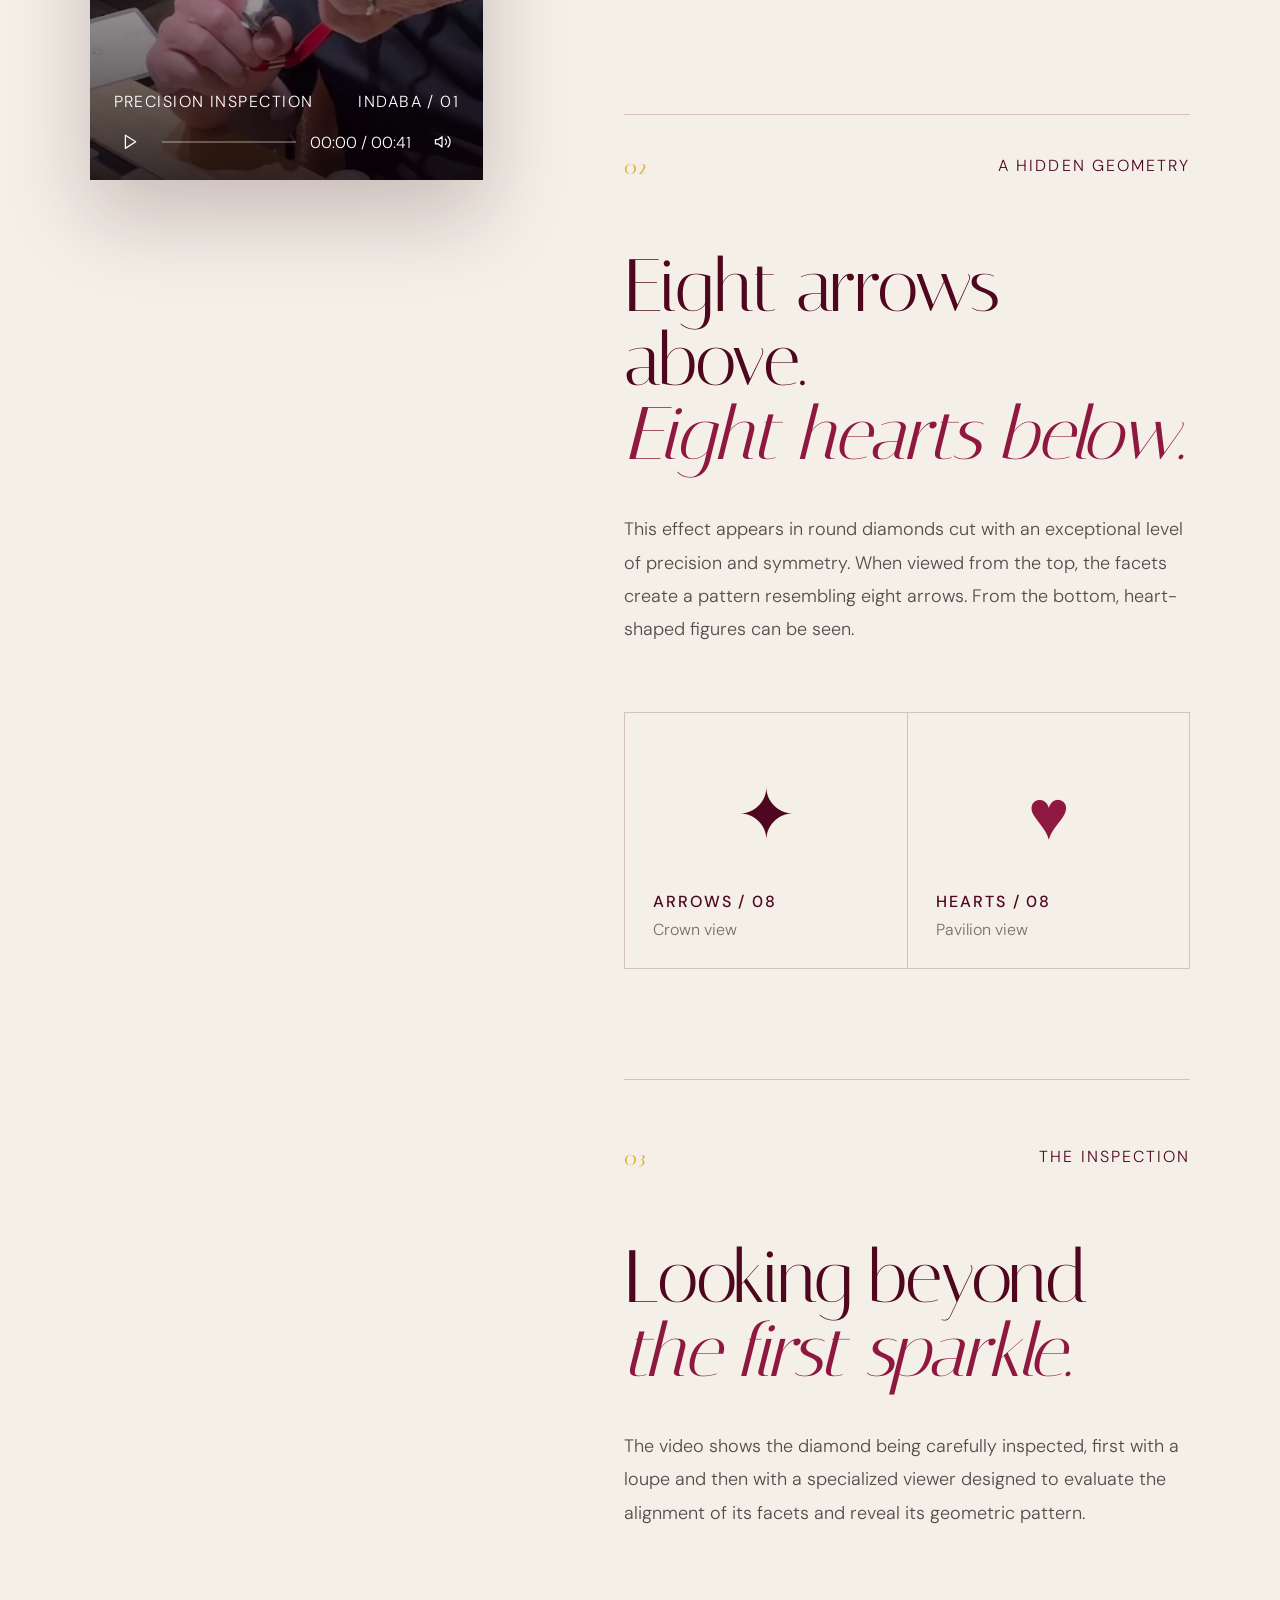
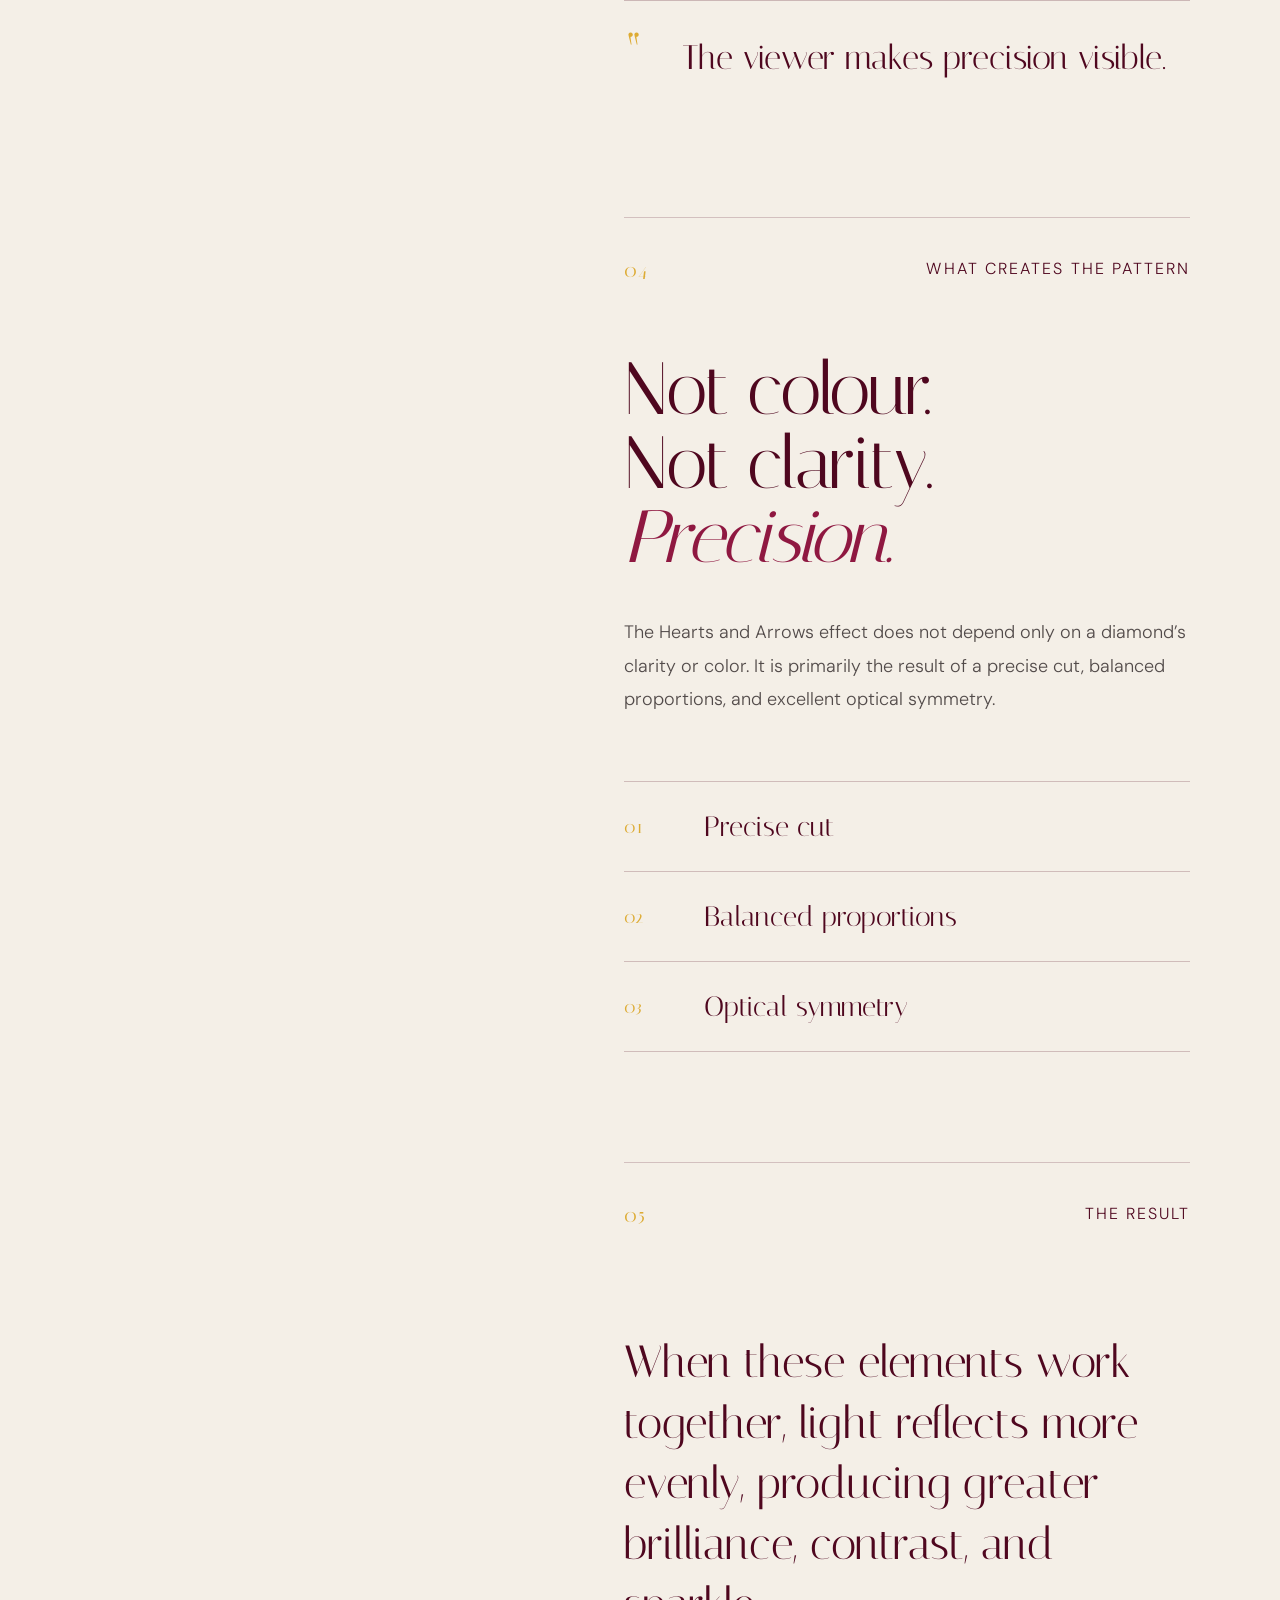
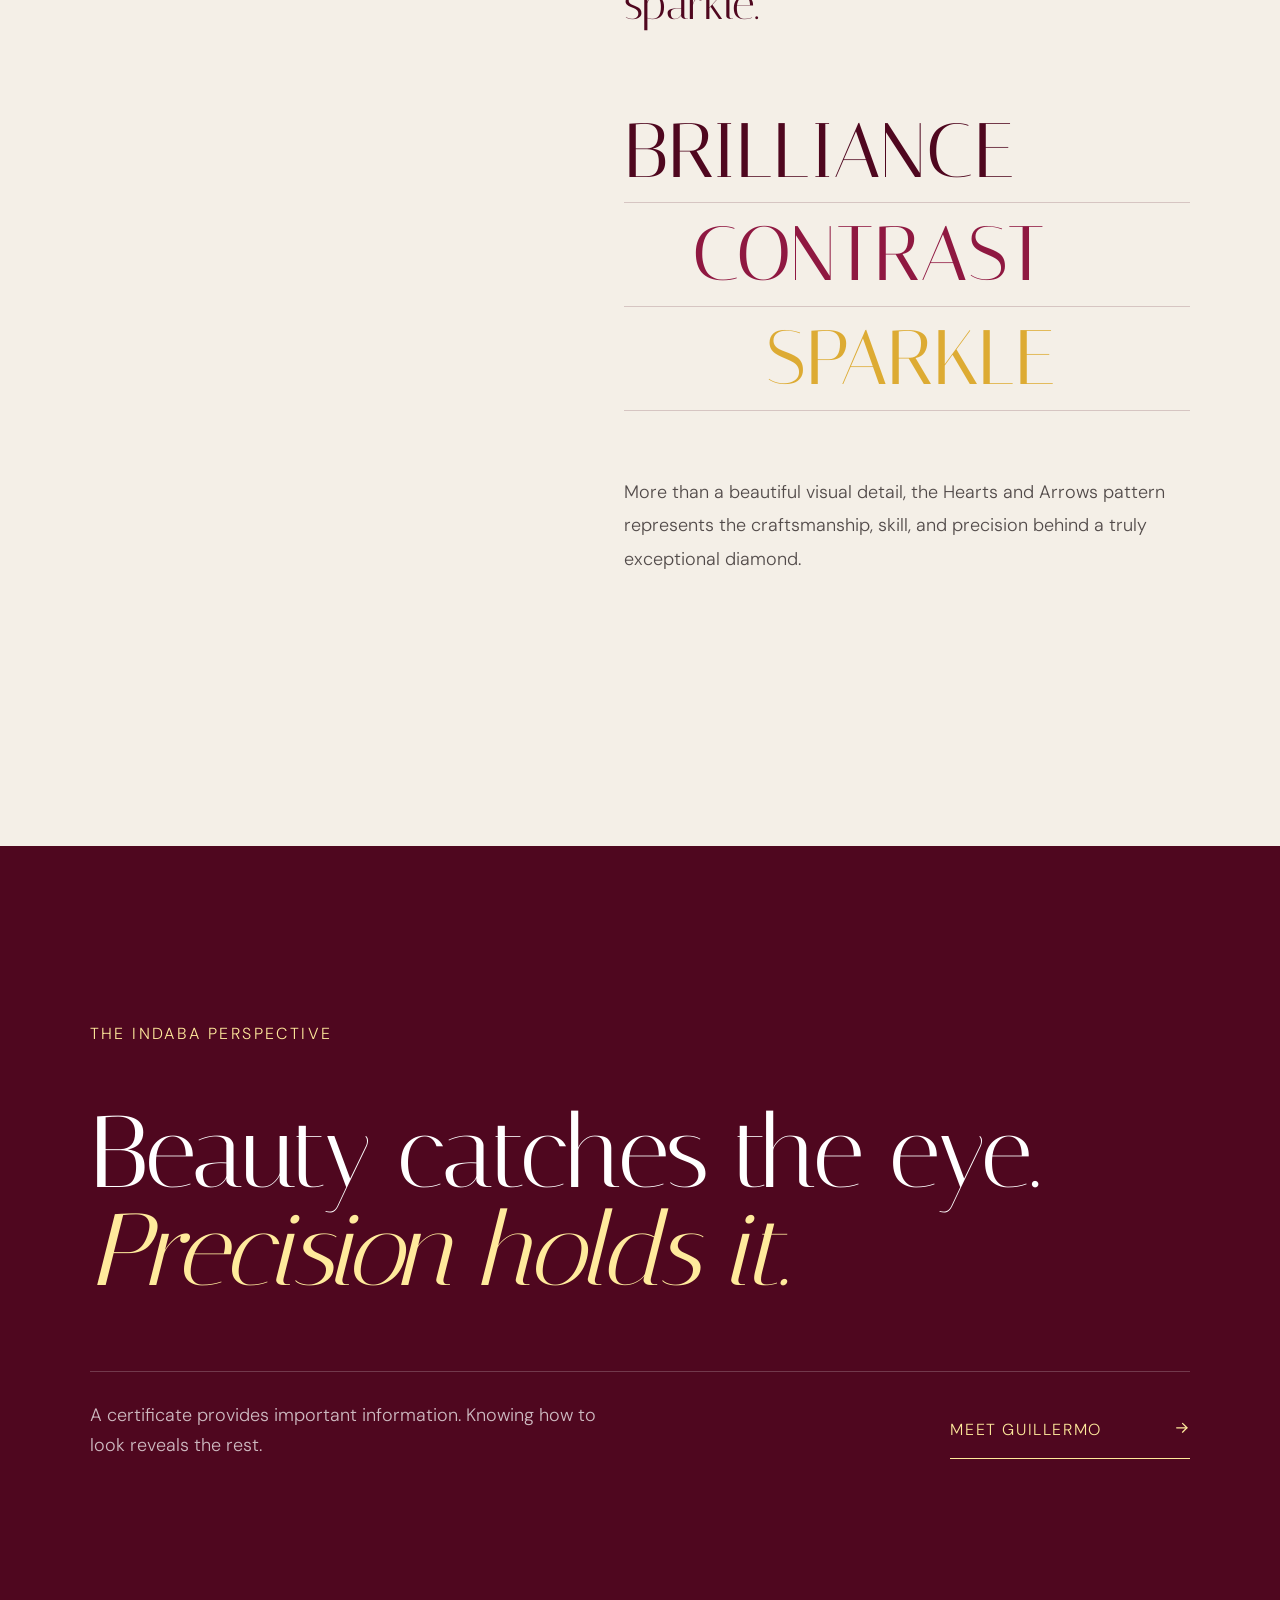
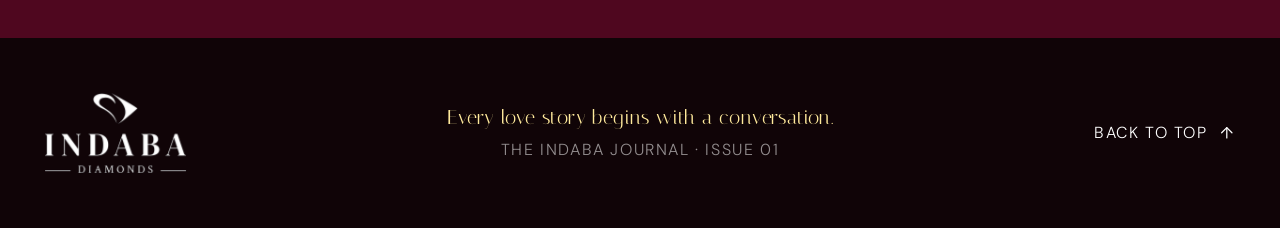
<file: hearts-and-arrows.html>
<!doctype html>
<html lang="en">
  <head>
    <meta charset="UTF-8" />
    <meta name="viewport" content="width=device-width, initial-scale=1.0" />
    <meta name="description" content="Hearts and Arrows: discover the precision, symmetry and craftsmanship behind an exceptional round diamond." />
    <meta name="robots" content="index,follow,max-image-preview:large,max-snippet:-1,max-video-preview:-1" />
    <meta name="author" content="Guillermo González" />
    <meta property="og:type" content="article" />
    <meta property="og:site_name" content="The Indaba Journal" />
    <meta property="og:title" content="Hearts and Arrows: The Precision Behind an Exceptional Diamond" />
    <meta property="og:description" content="Learn how precise cut, balanced proportions and optical symmetry create the Hearts and Arrows pattern." />
    <meta property="og:image" content="assets/images/journal/hearts-and-arrows-poster.webp" />
    <meta property="og:image:alt" content="A diamond being examined for Hearts and Arrows symmetry" />
    <meta name="twitter:card" content="summary_large_image" />
    <meta name="theme-color" content="#18070d" />
    <link rel="icon" type="image/png" href="assets/branding/favicon.png" />
    <title>Hearts and Arrows — The Indaba Journal</title>
    <link rel="preload" href="assets/fonts/italiana-latin-400.woff2" as="font" type="font/woff2" crossorigin />
    <link rel="stylesheet" href="journal.min.css" />
    <script type="application/ld+json">
      {
        "@context": "https://schema.org",
        "@type": "BlogPosting",
        "headline": "Hearts and Arrows: The Precision Behind an Exceptional Diamond",
        "description": "The precise cut, balanced proportions and optical symmetry behind the Hearts and Arrows diamond pattern.",
        "datePublished": "2026-07-28",
        "dateModified": "2026-07-28",
        "image": "assets/images/journal/hearts-and-arrows-poster.webp",
        "author": { "@type": "Person", "name": "Guillermo González" },
        "publisher": {
          "@type": "Organization",
          "name": "Indaba Diamonds",
          "logo": { "@type": "ImageObject", "url": "assets/branding/logo-wine.webp" }
        },
        "video": {
          "@type": "VideoObject",
          "name": "Hearts and Arrows diamond inspection",
          "description": "A diamond is examined with a loupe and specialized viewer to reveal its Hearts and Arrows pattern.",
          "thumbnailUrl": "assets/images/journal/hearts-and-arrows-poster.webp",
          "uploadDate": "2026-07-28",
          "duration": "PT41S",
          "contentUrl": "hearstandarrows.mp4"
        }
      }
    </script>
    <script src="icons.js" defer></script>
    <script src="journal.js" defer></script>
  </head>
  <body id="top">
    <div class="reading-progress" aria-hidden="true"><i></i></div>
    <div class="journal-noise" aria-hidden="true"></div>

    <header class="journal-header">
      <a class="journal-wordmark brand-logo brand-logo-switch" href="index.html" aria-label="Indaba Diamonds home">
        <img class="brand-logo-white" src="assets/branding/logo-white.webp" alt="" />
        <img class="brand-logo-wine" src="assets/branding/logo-wine.webp" alt="" aria-hidden="true" />
      </a>
      <a class="journal-name" href="journal.html"><span>THE INDABA</span><strong>JOURNAL</strong></a>
      <div class="journal-actions">
        <button class="journal-language" title="Change language"><span class="active">EN</span><span>ES</span></button>
        <a class="back-home" href="journal.html"><span data-copy="backHome">All stories</span><i data-lucide="arrow-up-right"></i></a>
      </div>
    </header>

    <main>
      <article>
        <section class="article-hero">
          <div class="article-kicker reveal">
            <span data-copy="category">Diamond knowledge</span>
            <span>ISSUE 01</span>
            <span>00:41</span>
          </div>
          <h1 class="reveal">
            <span>Hearts</span>
            <em>&amp;</em>
            <span>Arrows</span>
          </h1>
          <div class="article-hero-bottom">
            <p class="reveal" data-copy="heroDeck">The precision behind an exceptional diamond—and the hidden geometry only a specialized viewer can reveal.</p>
            <a class="watch-cue reveal" href="#story">
              <span data-copy="watchStory">Watch the story</span>
              <i data-lucide="arrow-down"></i>
            </a>
          </div>
          <div class="hero-orbit" aria-hidden="true">
            <span class="orbit-ring"></span>
            <span class="orbit-diamond">◆</span>
            <small>8 × 8</small>
          </div>
        </section>

        <section class="article-story" id="story">
          <aside class="video-column">
            <div class="video-frame">
              <video id="journal-video" poster="assets/images/journal/hearts-and-arrows-poster.webp" preload="none" playsinline>
                <source src="hearstandarrows.mp4" type="video/mp4" />
              </video>
              <button class="video-play" aria-label="Play video">
                <span><i data-lucide="play"></i></span>
                <b data-copy="playFilm">Play film</b>
              </button>
              <div class="video-caption">
                <span data-copy="inspection">Precision inspection</span>
                <span>INDABA / 01</span>
              </div>
              <div class="video-controls">
                <button class="control-play" aria-label="Play video"><i data-lucide="play"></i></button>
                <div class="video-track" aria-hidden="true"><i></i></div>
                <time>00:00 / 00:41</time>
                <button class="control-sound" aria-label="Mute video"><i data-lucide="volume-2"></i></button>
              </div>
            </div>
          </aside>

          <div class="story-copy">
            <section class="story-chapter chapter-intro reveal">
              <span class="chapter-number">01</span>
              <p class="lead" data-copy="intro">At first glance, a diamond may stand out for its brilliance. However, when examined through a specialized viewer, it can reveal something even more impressive: the pattern known as <em>Hearts and Arrows</em>.</p>
            </section>

            <section class="story-chapter reveal">
              <div class="chapter-heading">
                <span class="chapter-number">02</span>
                <p data-copy="chapterGeometry">A hidden geometry</p>
              </div>
              <h2 data-copy="geometryTitle">Eight arrows above.<br /><em>Eight hearts below.</em></h2>
              <p data-copy="geometryBody">This effect appears in round diamonds cut with an exceptional level of precision and symmetry. When viewed from the top, the facets create a pattern resembling eight arrows. From the bottom, heart-shaped figures can be seen.</p>
              <div class="pattern-pair" aria-label="The two Hearts and Arrows patterns">
                <div>
                  <span class="pattern-symbol arrows-symbol" aria-hidden="true">✦</span>
                  <b>ARROWS / 08</b>
                  <small data-copy="crownView">Crown view</small>
                </div>
                <div>
                  <span class="pattern-symbol hearts-symbol" aria-hidden="true">♥</span>
                  <b>HEARTS / 08</b>
                  <small data-copy="pavilionView">Pavilion view</small>
                </div>
              </div>
            </section>

            <section class="story-chapter reveal">
              <div class="chapter-heading">
                <span class="chapter-number">03</span>
                <p data-copy="chapterInspection">The inspection</p>
              </div>
              <h2 data-copy="inspectionTitle">Looking beyond<br /><em>the first sparkle.</em></h2>
              <p data-copy="inspectionBody">The video shows the diamond being carefully inspected, first with a loupe and then with a specialized viewer designed to evaluate the alignment of its facets and reveal its geometric pattern.</p>
              <blockquote data-copy="inspectionQuote">The viewer makes precision visible.</blockquote>
            </section>

            <section class="story-chapter reveal">
              <div class="chapter-heading">
                <span class="chapter-number">04</span>
                <p data-copy="chapterPrecision">What creates the pattern</p>
              </div>
              <h2 data-copy="precisionTitle">Not colour.<br />Not clarity.<br /><em>Precision.</em></h2>
              <p data-copy="precisionBody">The Hearts and Arrows effect does not depend only on a diamond’s clarity or color. It is primarily the result of a precise cut, balanced proportions, and excellent optical symmetry.</p>
              <div class="precision-list">
                <div><span>01</span><b data-copy="preciseCut">Precise cut</b></div>
                <div><span>02</span><b data-copy="balancedProportions">Balanced proportions</b></div>
                <div><span>03</span><b data-copy="opticalSymmetry">Optical symmetry</b></div>
              </div>
            </section>

            <section class="story-chapter chapter-conclusion reveal">
              <div class="chapter-heading">
                <span class="chapter-number">05</span>
                <p data-copy="chapterResult">The result</p>
              </div>
              <p class="lead" data-copy="lightBody">When these elements work together, light reflects more evenly, producing greater brilliance, contrast, and sparkle.</p>
              <div class="result-words" aria-hidden="true">
                <span>BRILLIANCE</span>
                <span>CONTRAST</span>
                <span>SPARKLE</span>
              </div>
              <p data-copy="conclusion">More than a beautiful visual detail, the Hearts and Arrows pattern represents the craftsmanship, skill, and precision behind a truly exceptional diamond.</p>
            </section>
          </div>
        </section>

        <section class="article-closing">
          <p class="closing-label" data-copy="closingLabel">The Indaba perspective</p>
          <h2 data-copy="closingTitle">Beauty catches the eye.<br /><em>Precision holds it.</em></h2>
          <div>
            <p data-copy="closingBody">A certificate provides important information. Knowing how to look reveals the rest.</p>
            <a href="index.html#meet"><span data-copy="meetGuillermo">Meet Guillermo</span><i data-lucide="arrow-right"></i></a>
          </div>
        </section>
      </article>
    </main>

    <footer class="journal-footer">
      <a class="journal-wordmark brand-logo brand-logo-dark" href="index.html" aria-label="Indaba Diamonds home">
        <img src="assets/branding/logo-white.webp" alt="" />
      </a>
      <p class="journal-footer-motto"><span>Every love story begins with a conversation.</span><small>THE INDABA JOURNAL · ISSUE 01</small></p>
      <a href="#top"><span data-copy="backTop">Back to top</span><i data-lucide="arrow-up"></i></a>
    </footer>
  </body>
</html>
</file>
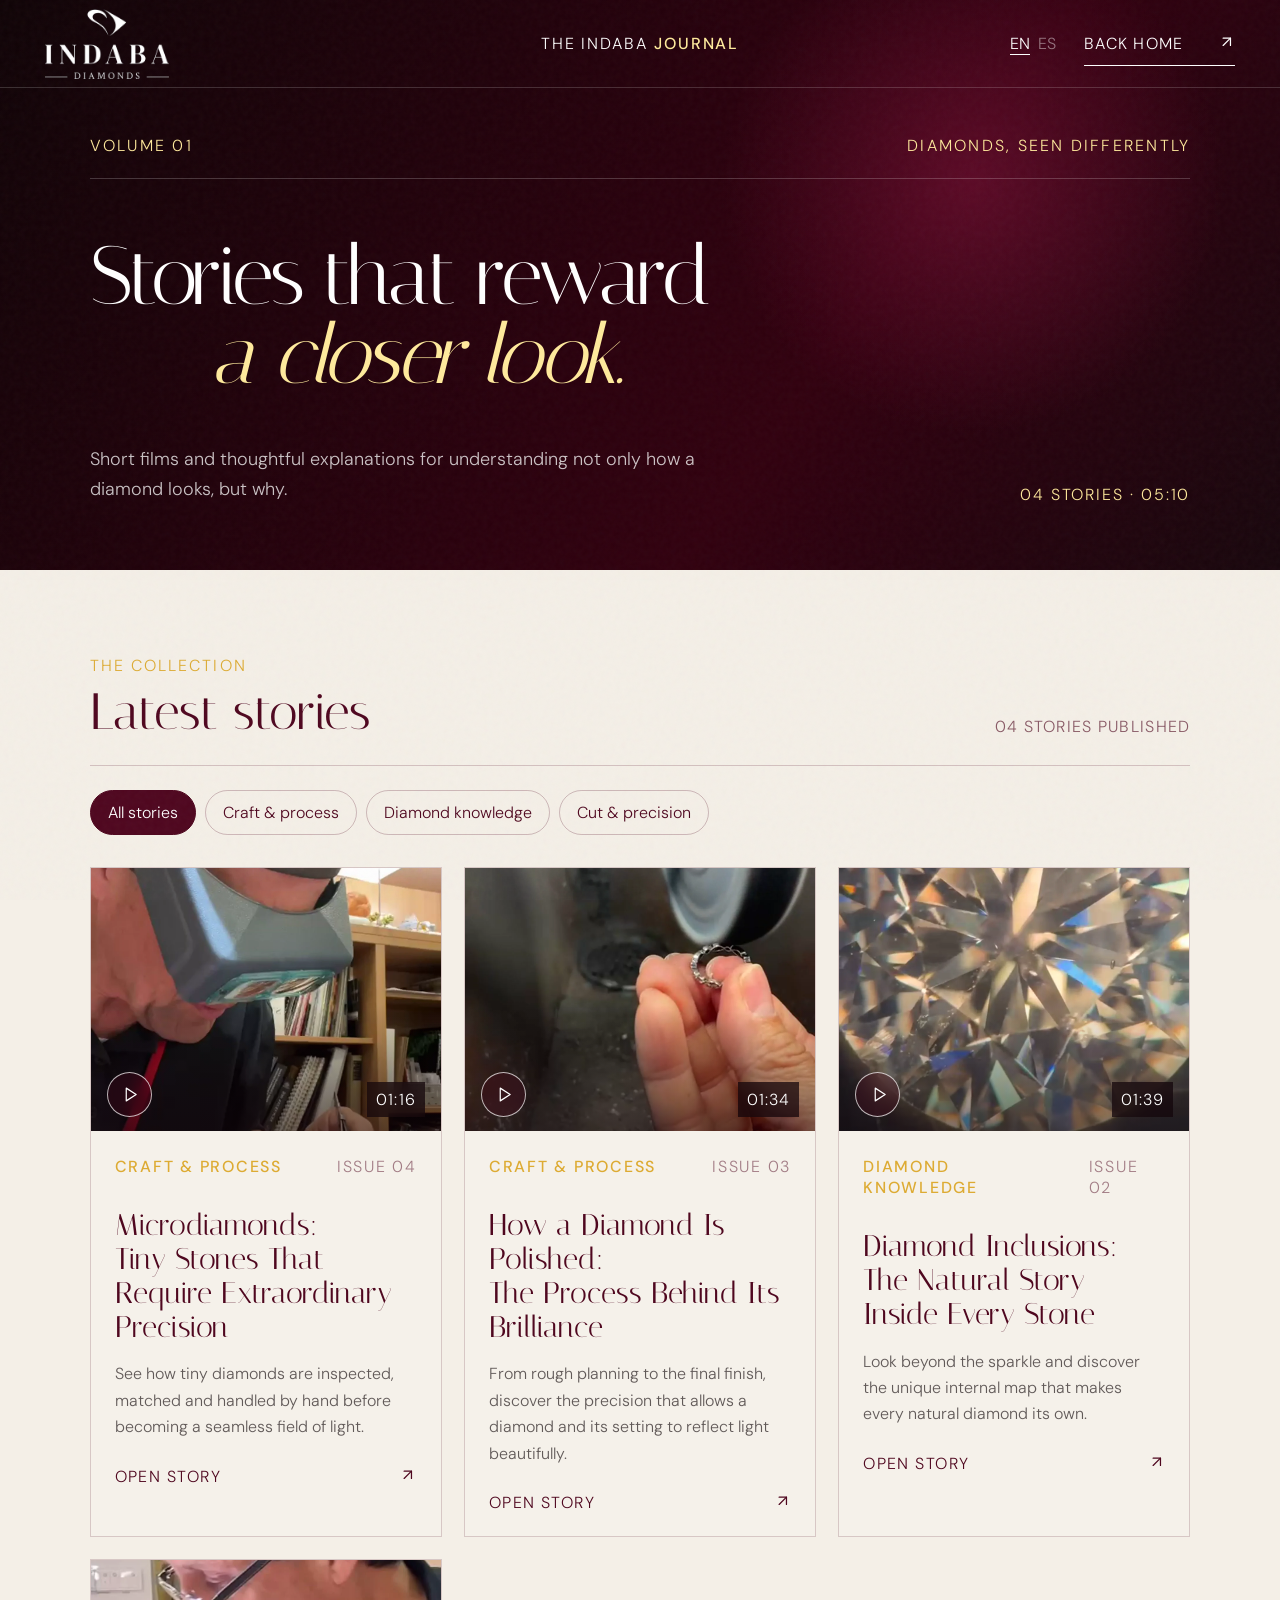
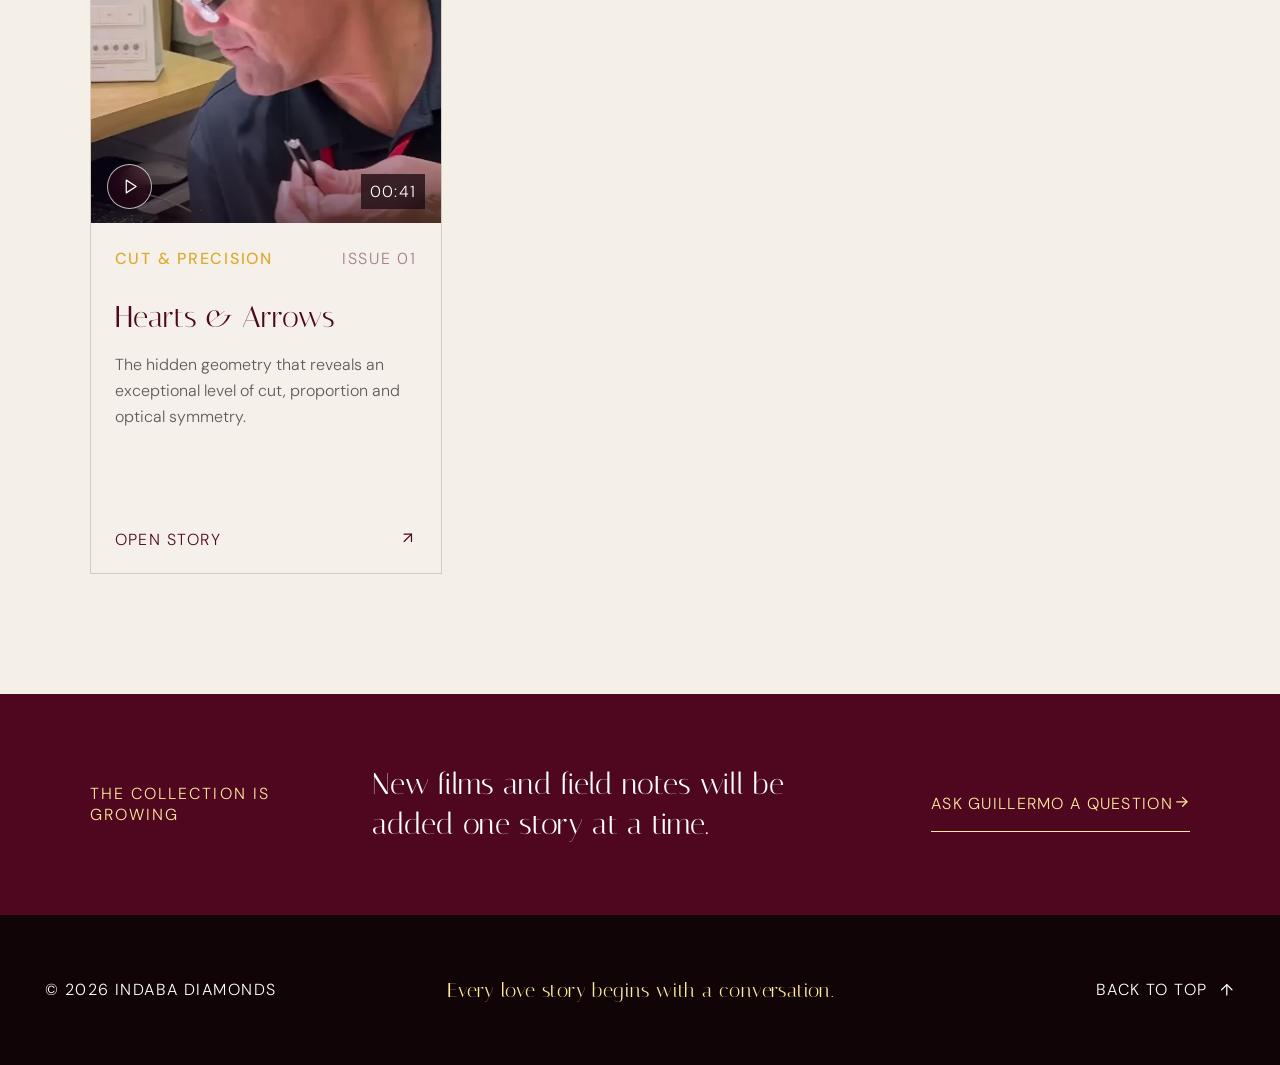
<file: journal.html>
<!doctype html>
<html lang="en">
  <head>
    <meta charset="UTF-8" />
    <meta name="viewport" content="width=device-width, initial-scale=1.0" />
    <meta name="description" content="The Indaba Journal: short films and clear guidance for seeing diamonds with a more informed eye." />
    <meta name="robots" content="index,follow,max-image-preview:large,max-snippet:-1,max-video-preview:-1" />
    <meta name="author" content="Indaba Diamonds" />
    <meta property="og:type" content="website" />
    <meta property="og:site_name" content="Indaba Diamonds" />
    <meta property="og:title" content="The Indaba Journal — Diamond Knowledge and Craft" />
    <meta property="og:description" content="Short films and expert explanations about diamond cut, inclusions, polishing and jewelry craftsmanship." />
    <meta property="og:image" content="assets/images/journal/microdiamonds-poster.webp" />
    <meta property="og:image:alt" content="A specialist examining microdiamonds with precision tools" />
    <meta name="twitter:card" content="summary_large_image" />
    <meta name="theme-color" content="#18070d" />
    <link rel="icon" type="image/png" href="assets/branding/favicon.png" />
    <title>The Indaba Journal — Stories worth looking closer at</title>
    <link rel="preload" href="assets/fonts/italiana-latin-400.woff2" as="font" type="font/woff2" crossorigin />
    <link rel="stylesheet" href="journal-index.min.css" />
    <script type="application/ld+json">
      {
        "@context": "https://schema.org",
        "@type": "Blog",
        "name": "The Indaba Journal",
        "description": "Diamond education, short films and field notes from Indaba Diamonds.",
        "publisher": {
          "@type": "Organization",
          "name": "Indaba Diamonds",
          "logo": { "@type": "ImageObject", "url": "assets/branding/logo-wine.webp" }
        }
      }
    </script>
    <script src="icons.js" defer></script>
    <script src="journal-index.js" defer></script>
  </head>
  <body id="top">
    <div class="index-noise" aria-hidden="true"></div>

    <header class="index-header">
      <a class="index-wordmark brand-logo brand-logo-switch" href="index.html" aria-label="Indaba Diamonds home">
        <img class="brand-logo-white" src="assets/branding/logo-white.webp" alt="" />
        <img class="brand-logo-wine" src="assets/branding/logo-wine.webp" alt="" aria-hidden="true" />
      </a>
      <span class="index-name">THE INDABA <strong>JOURNAL</strong></span>
      <div class="index-actions">
        <button class="index-language" title="Change language"><span class="active">EN</span><span>ES</span></button>
        <a href="index.html"><span data-copy="backHome">Back home</span><i data-lucide="arrow-up-right"></i></a>
      </div>
    </header>

    <main>
      <section class="index-hero">
        <div class="index-edition reveal"><span>VOLUME 01</span><span data-copy="edition">DIAMONDS, SEEN DIFFERENTLY</span></div>
        <h1 class="reveal" data-copy="title">Stories that reward<br /><em>a closer look.</em></h1>
        <div class="index-intro reveal">
          <p data-copy="intro">Short films and thoughtful explanations for understanding not only how a diamond looks, but why.</p>
          <span>04 STORIES · 05:10</span>
        </div>
      </section>

      <section class="stories">
        <div class="stories-heading">
          <div>
            <p data-copy="collectionLabel">The collection</p>
            <h2 data-copy="latestStories">Latest stories</h2>
          </div>
          <span data-copy="publishedCount">04 stories published</span>
        </div>

        <div class="story-filters" role="group" aria-label="Filter journal stories">
          <button class="active" data-filter="all" data-copy="filterAll" aria-pressed="true">All stories</button>
          <button data-filter="craft" data-copy="craft" aria-pressed="false">Craft & process</button>
          <button data-filter="knowledge" data-copy="knowledge" aria-pressed="false">Diamond knowledge</button>
          <button data-filter="precision" data-copy="precision" aria-pressed="false">Cut & precision</button>
        </div>

        <div class="stories-grid">
          <a class="story-card reveal" href="microdiamonds.html" data-category="craft">
            <span class="story-card-media">
              <img src="assets/images/journal/microdiamonds-poster.webp" alt="A specialist sorting microdiamonds with a magnifying visor and precision tweezers" loading="lazy" decoding="async" width="1200" height="2152" />
              <span class="story-card-time">01:16</span>
              <span class="story-card-play" aria-hidden="true"><i data-lucide="play"></i></span>
            </span>
            <span class="story-card-body">
              <span class="story-meta"><b data-copy="craft">Craft &amp; process</b><i>ISSUE 04</i></span>
              <strong data-copy="microTitle">Microdiamonds:<br />Tiny Stones That Require Extraordinary Precision</strong>
              <span data-copy="microDeck">See how tiny diamonds are inspected, matched and handled by hand before becoming a seamless field of light.</span>
              <em><span data-copy="openStory">Open story</span><i data-lucide="arrow-up-right"></i></em>
            </span>
          </a>

          <a class="story-card reveal" href="diamond-polishing.html" data-category="craft">
            <span class="story-card-media">
              <img src="assets/images/journal/polishing-poster.webp" alt="A ring being polished with a rotating wheel" loading="lazy" decoding="async" width="1200" height="2152" />
              <span class="story-card-time">01:34</span>
              <span class="story-card-play" aria-hidden="true"><i data-lucide="play"></i></span>
            </span>
            <span class="story-card-body">
              <span class="story-meta"><b data-copy="craft">Craft & process</b><i>ISSUE 03</i></span>
              <strong data-copy="polishingTitle">How a Diamond Is Polished:<br />The Process Behind Its Brilliance</strong>
              <span data-copy="polishingDeck">From rough planning to the final finish, discover the precision that allows a diamond and its setting to reflect light beautifully.</span>
              <em><span data-copy="openStory">Open story</span><i data-lucide="arrow-up-right"></i></em>
            </span>
          </a>

          <a class="story-card reveal" href="diamond-inclusions.html" data-category="knowledge">
            <span class="story-card-media">
              <img src="assets/images/journal/inclusions-diamond-poster.webp" alt="Diamond examined under gemological magnification" loading="lazy" decoding="async" width="1200" height="2133" />
              <span class="story-card-time">01:39</span>
              <span class="story-card-play" aria-hidden="true"><i data-lucide="play"></i></span>
            </span>
            <span class="story-card-body">
              <span class="story-meta"><b data-copy="knowledge">Diamond knowledge</b><i>ISSUE 02</i></span>
              <strong data-copy="inclusionsTitle">Diamond Inclusions:<br />The Natural Story Inside Every Stone</strong>
              <span data-copy="inclusionsDeck">Look beyond the sparkle and discover the unique internal map that makes every natural diamond its own.</span>
              <em><span data-copy="openStory">Open story</span><i data-lucide="arrow-up-right"></i></em>
            </span>
          </a>

          <a class="story-card reveal" href="hearts-and-arrows.html" data-category="precision">
            <span class="story-card-media">
              <img src="assets/images/journal/hearts-and-arrows-poster.webp" alt="Guillermo inspecting a diamond" loading="lazy" decoding="async" width="1104" height="2544" />
              <span class="story-card-time">00:41</span>
              <span class="story-card-play" aria-hidden="true"><i data-lucide="play"></i></span>
            </span>
            <span class="story-card-body">
              <span class="story-meta"><b data-copy="precision">Cut & precision</b><i>ISSUE 01</i></span>
              <strong>Hearts &amp; Arrows</strong>
              <span data-copy="heartsDeck">The hidden geometry that reveals an exceptional level of cut, proportion and optical symmetry.</span>
              <em><span data-copy="openStory">Open story</span><i data-lucide="arrow-up-right"></i></em>
            </span>
          </a>
        </div>
      </section>

      <section class="index-next">
        <span data-copy="nextLabel">The collection is growing</span>
        <p data-copy="nextBody">New films and field notes will be added one story at a time.</p>
        <a href="index.html#meet"><span data-copy="ask">Ask Guillermo a question</span><i data-lucide="arrow-right"></i></a>
      </section>
    </main>

    <footer class="index-footer">
      <span>© <span id="year"></span> INDABA DIAMONDS</span>
      <span class="company-motto">Every love story begins with a conversation.</span>
      <a href="#top"><span data-copy="backTop">Back to top</span><i data-lucide="arrow-up"></i></a>
    </footer>
  </body>
</html>
</file>
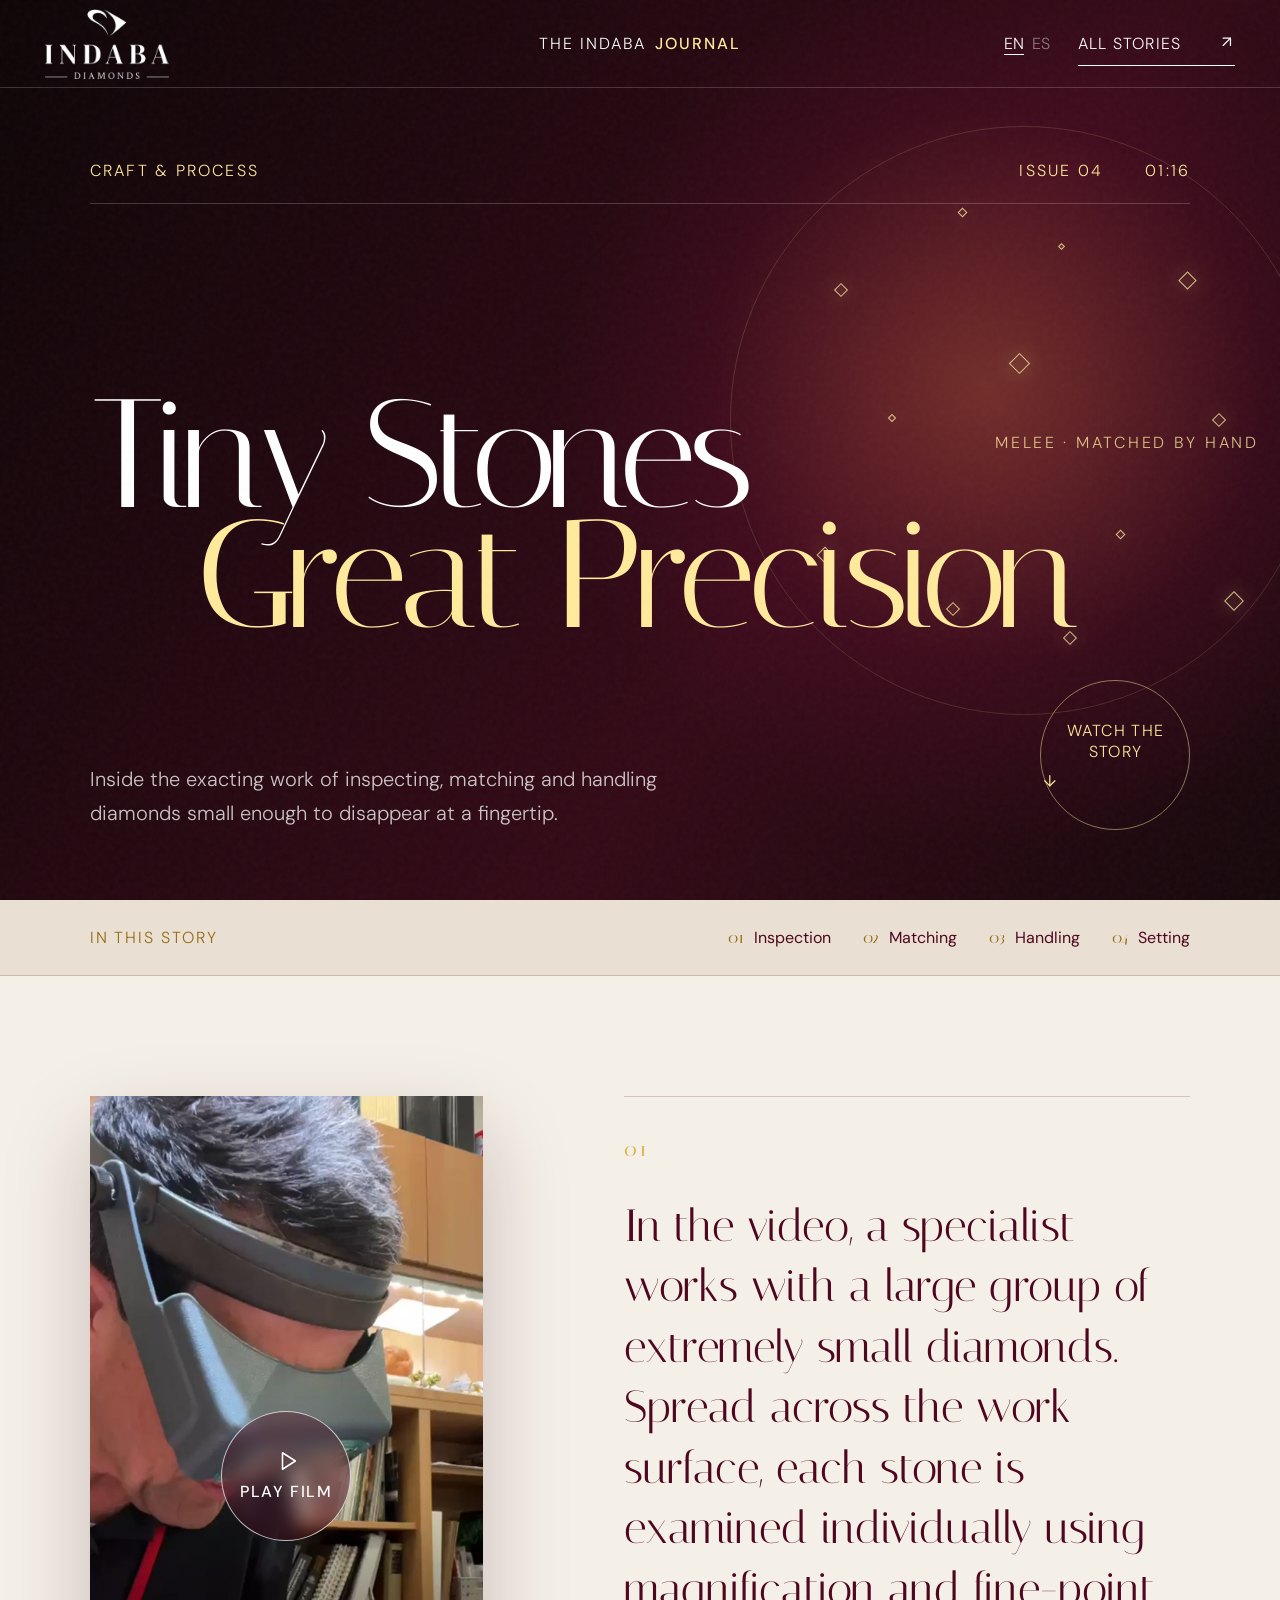
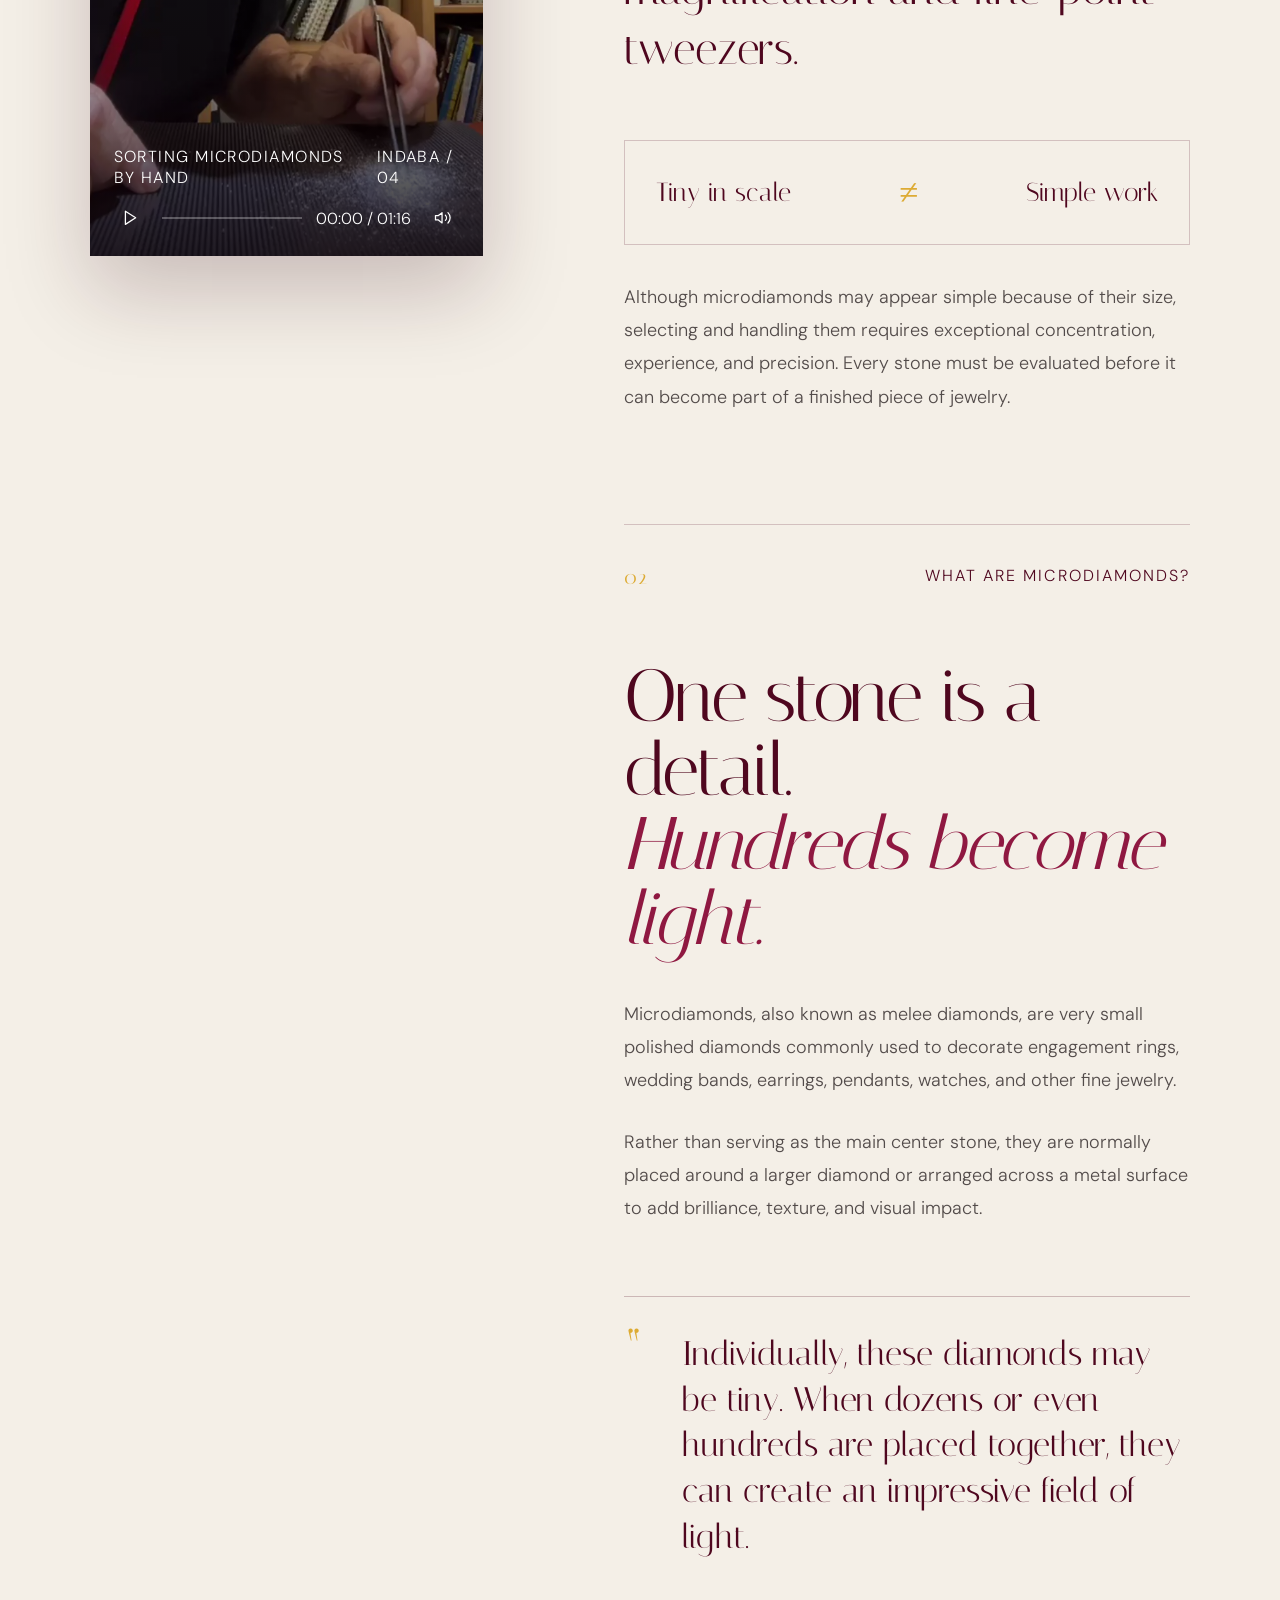
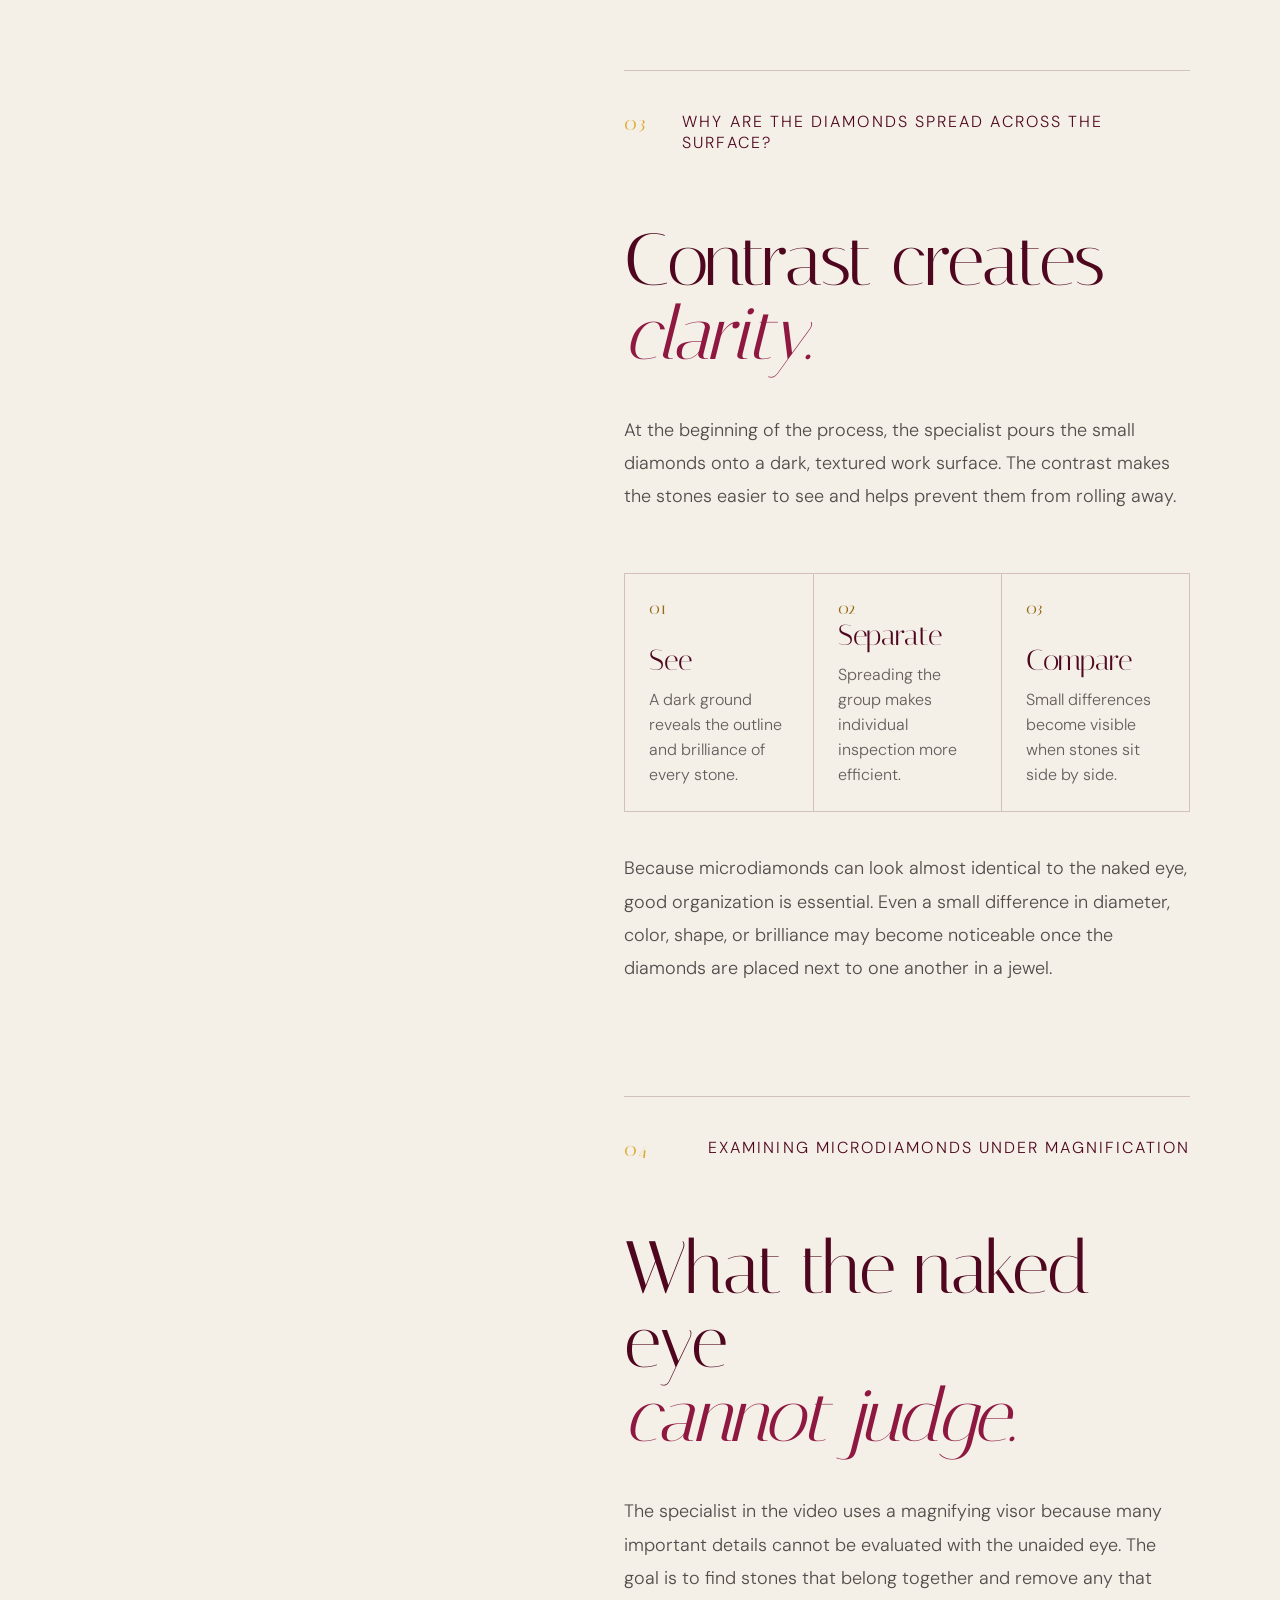
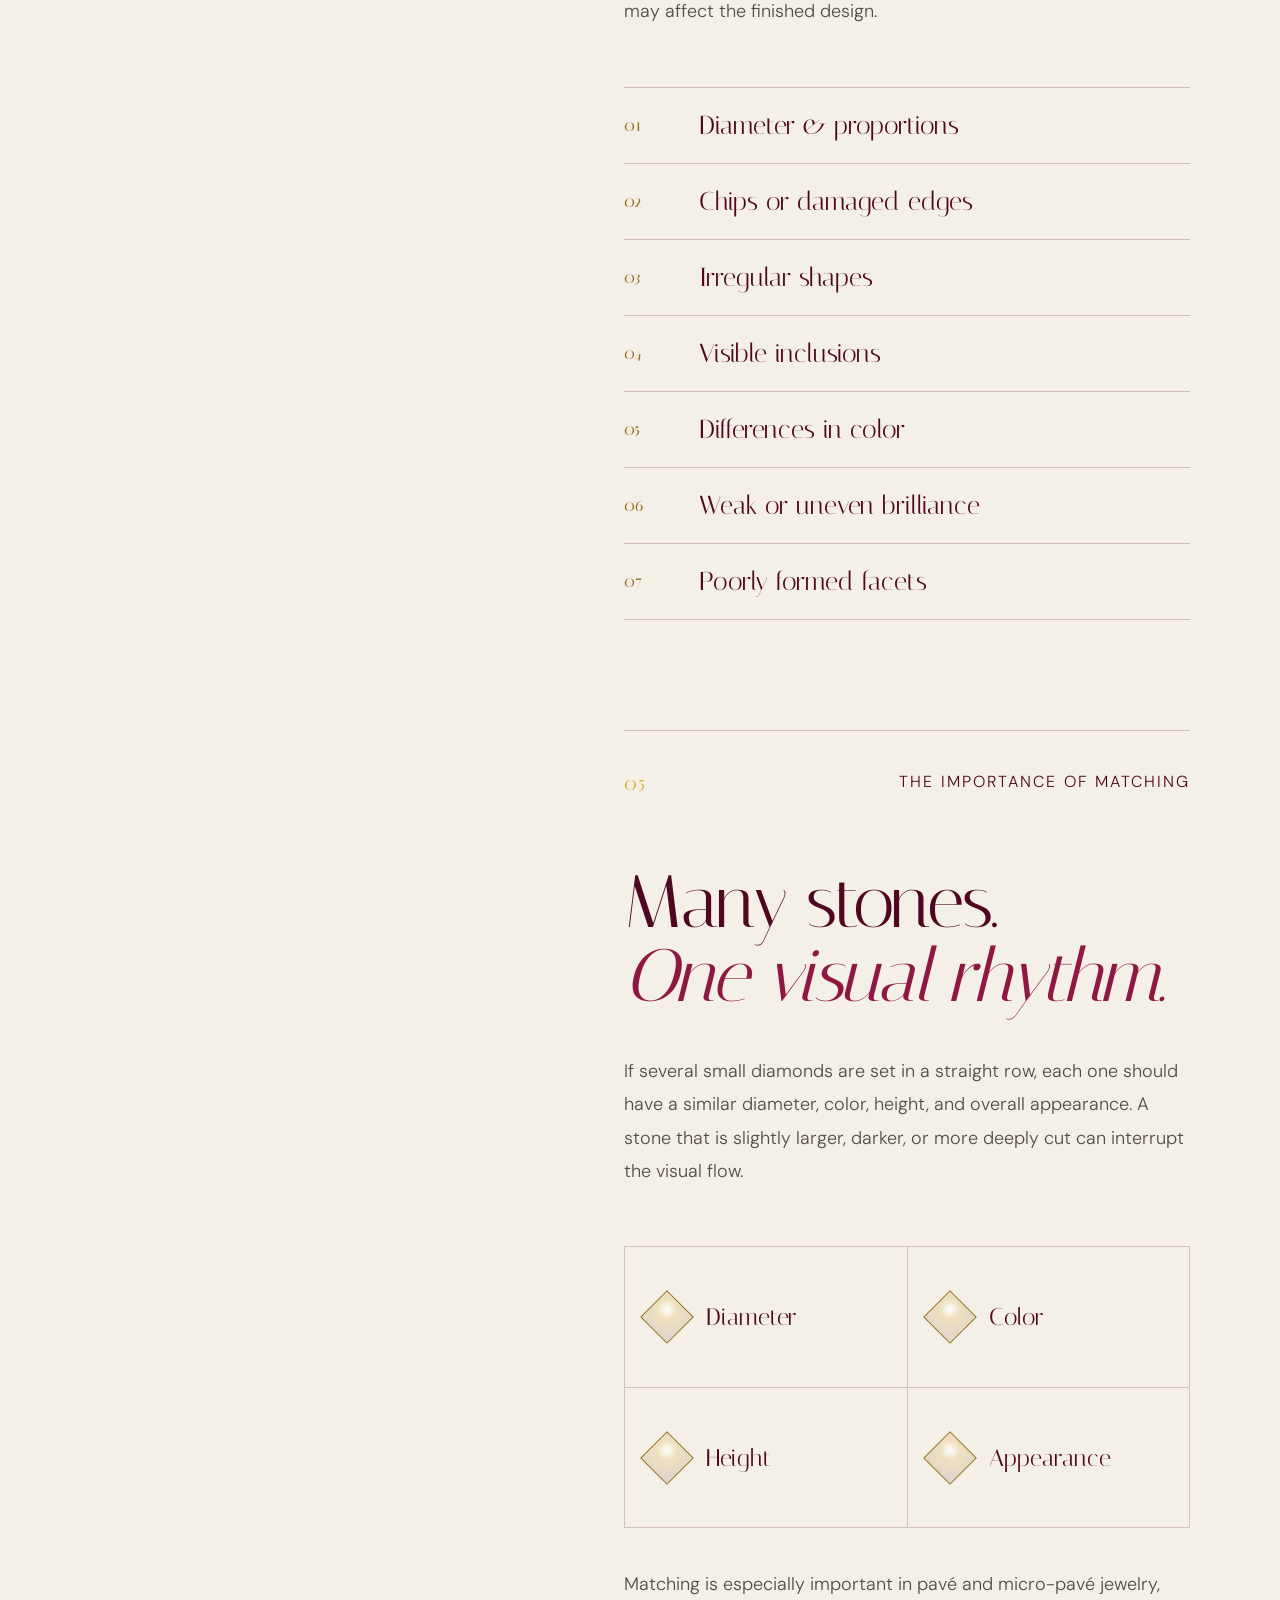
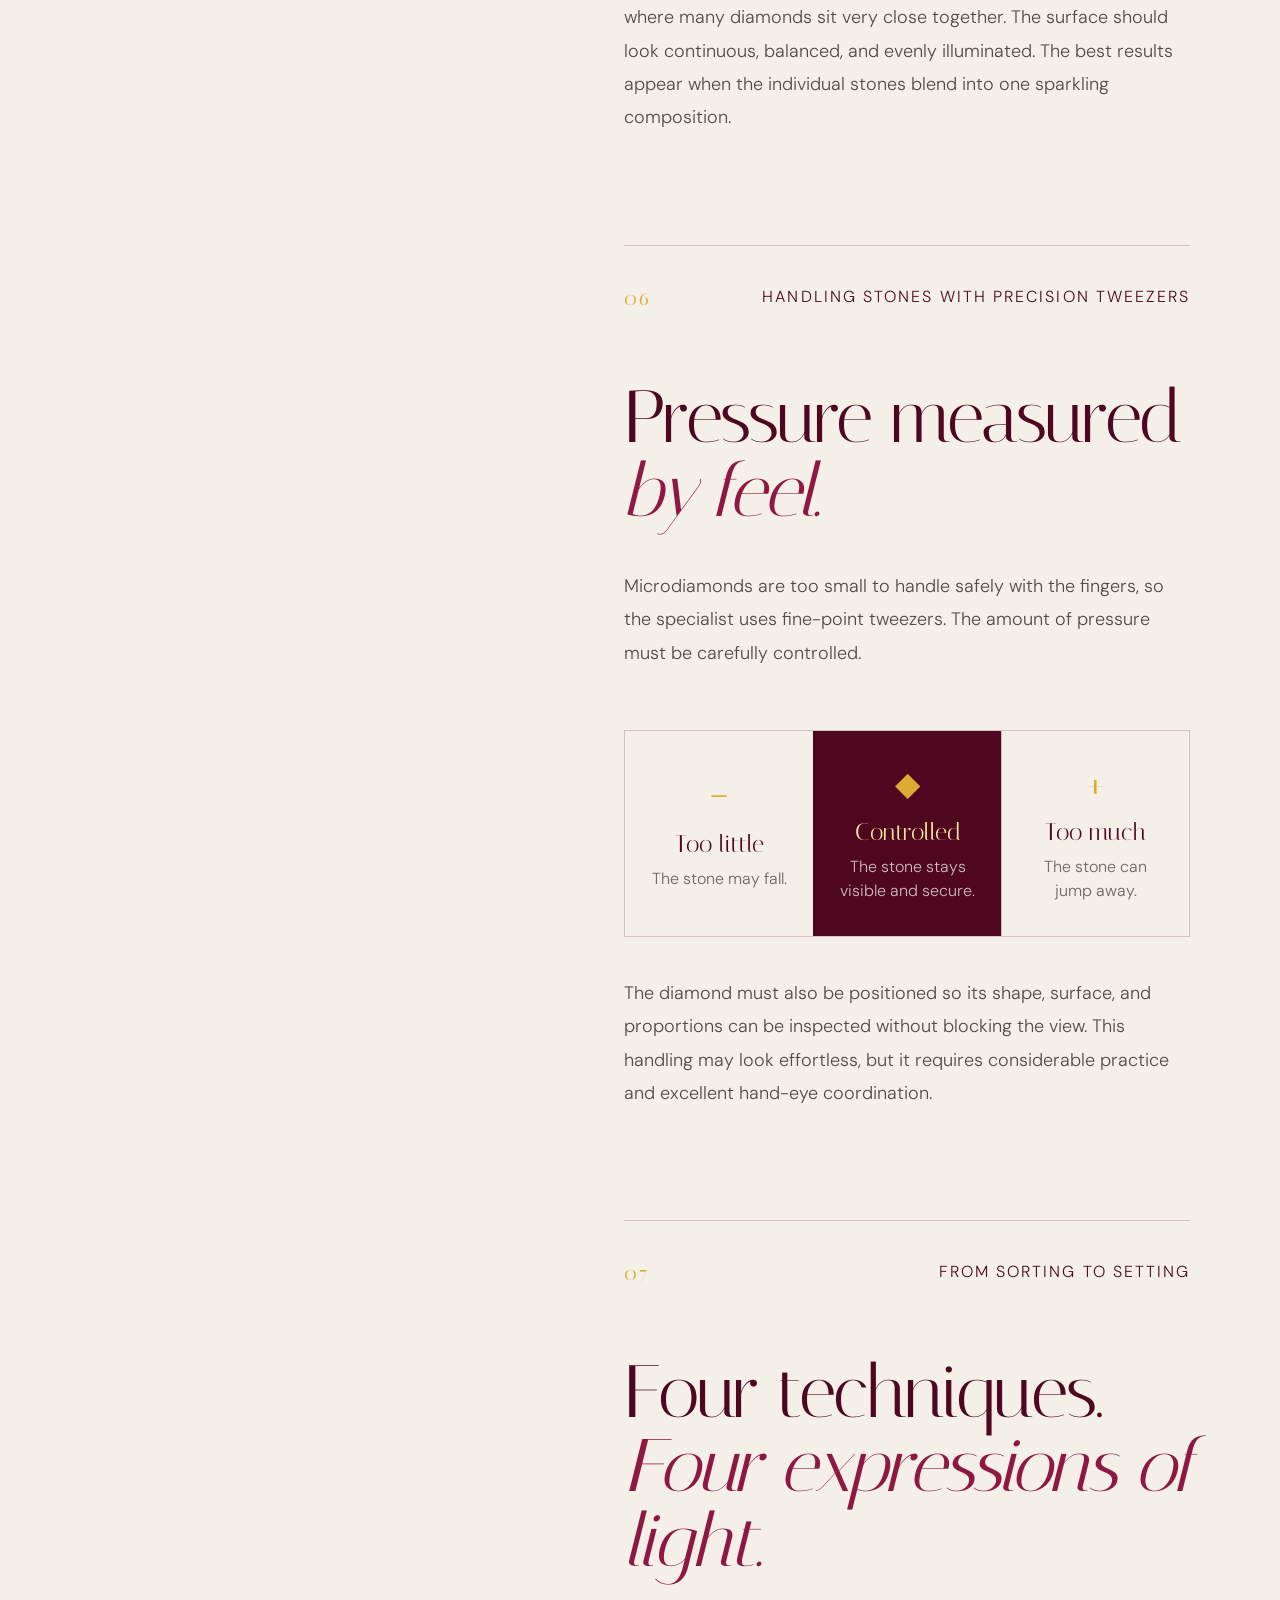
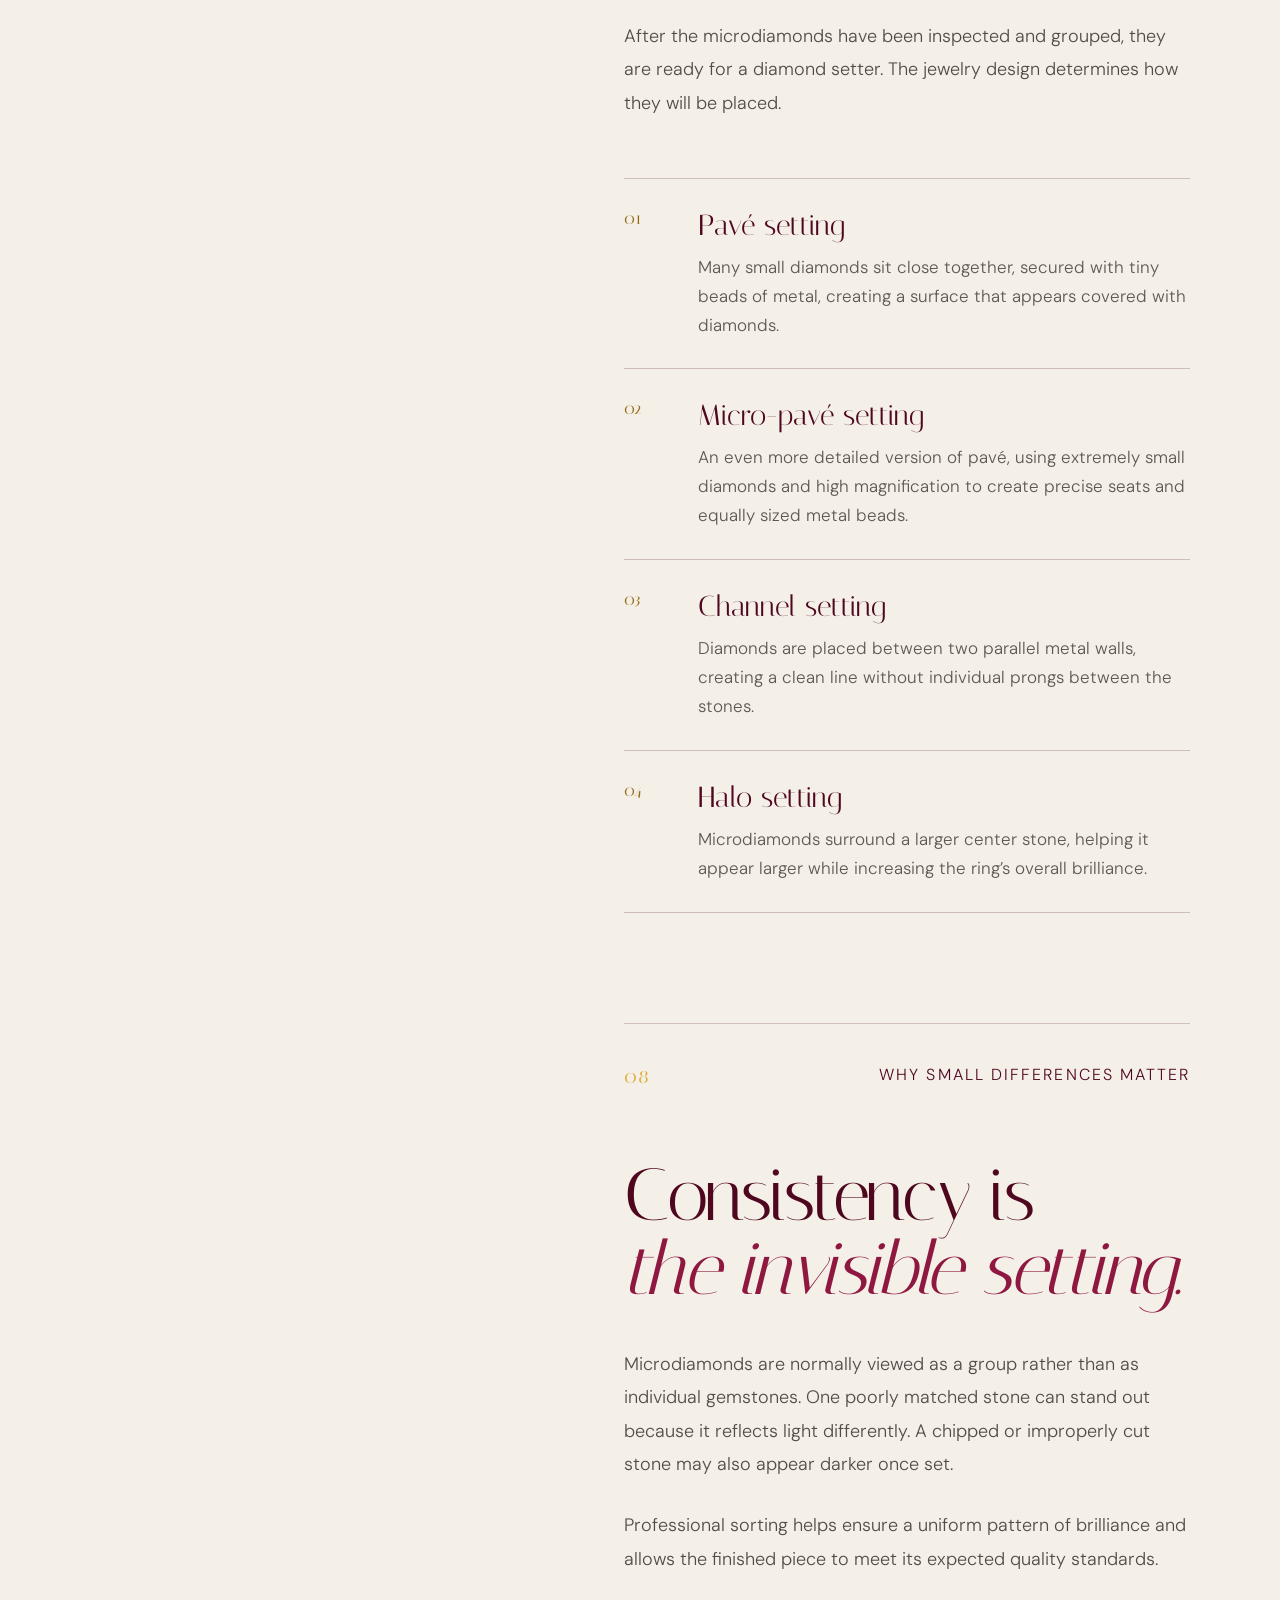
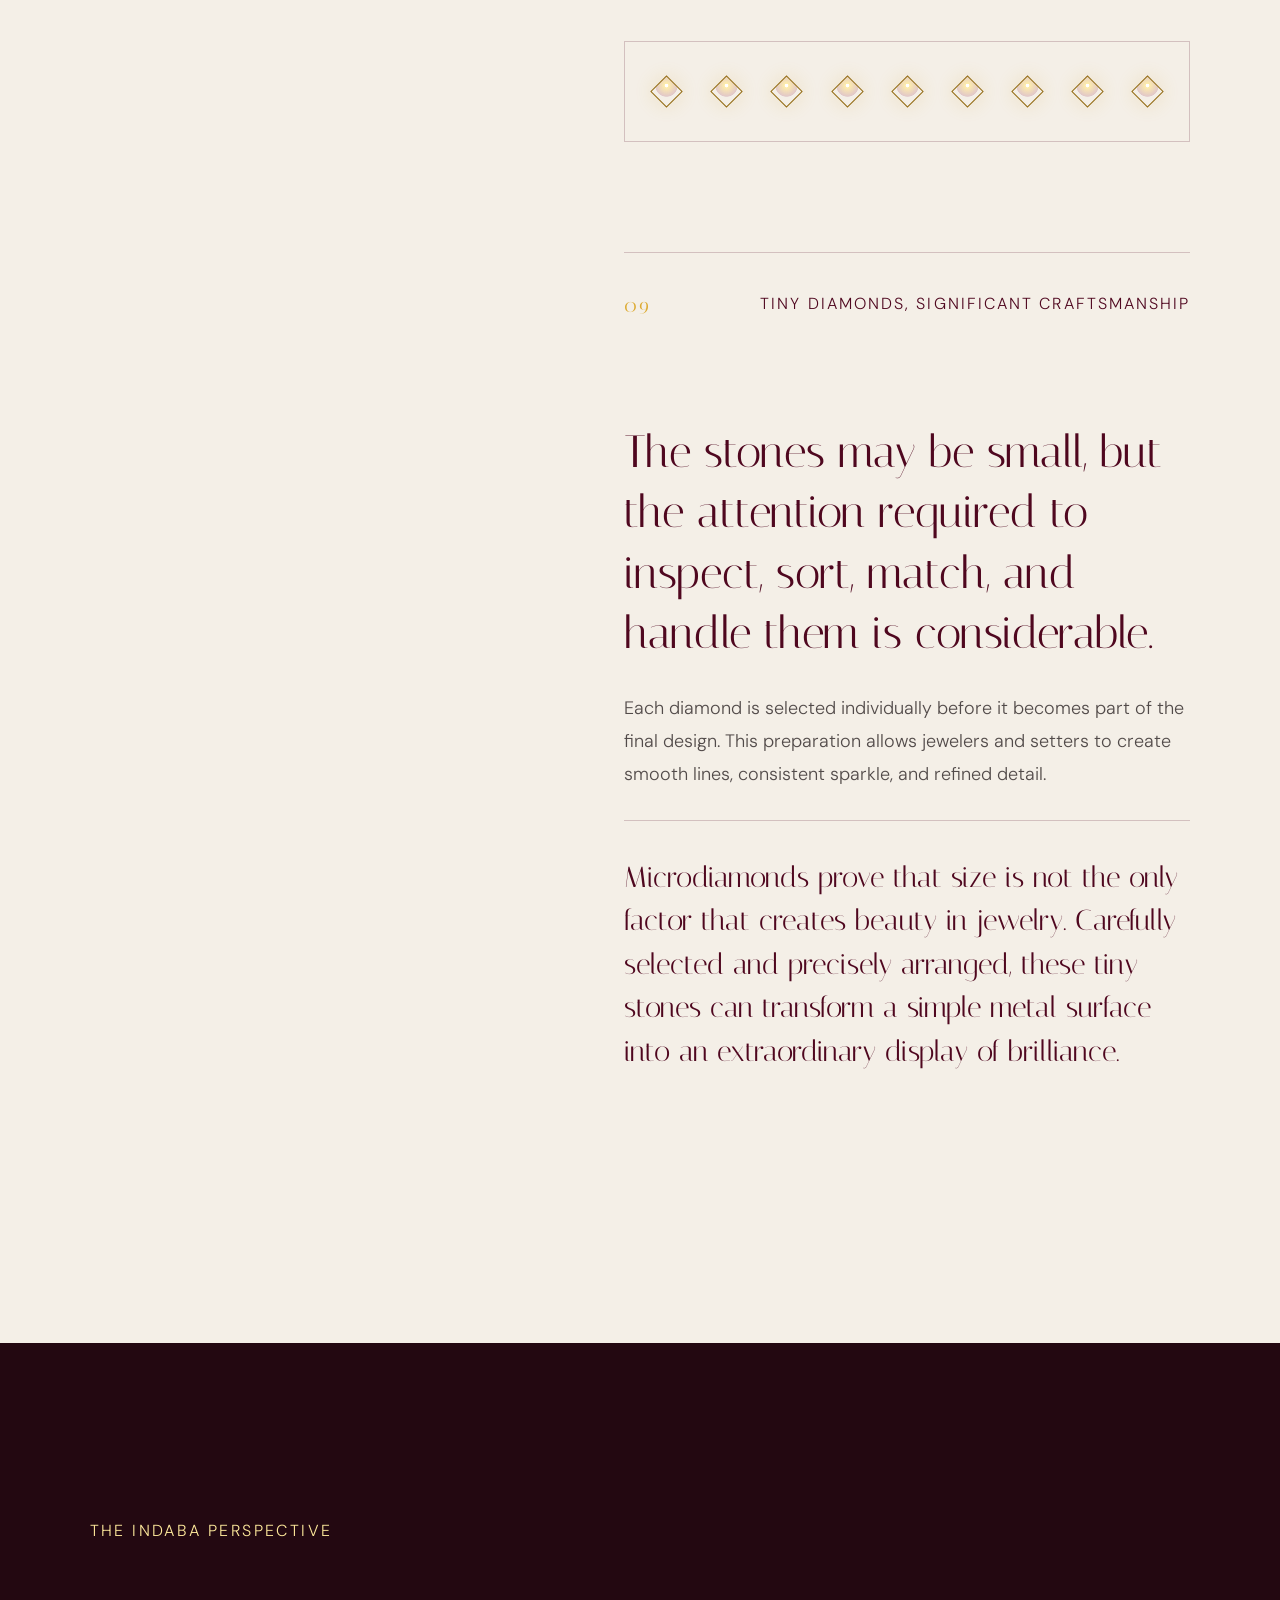
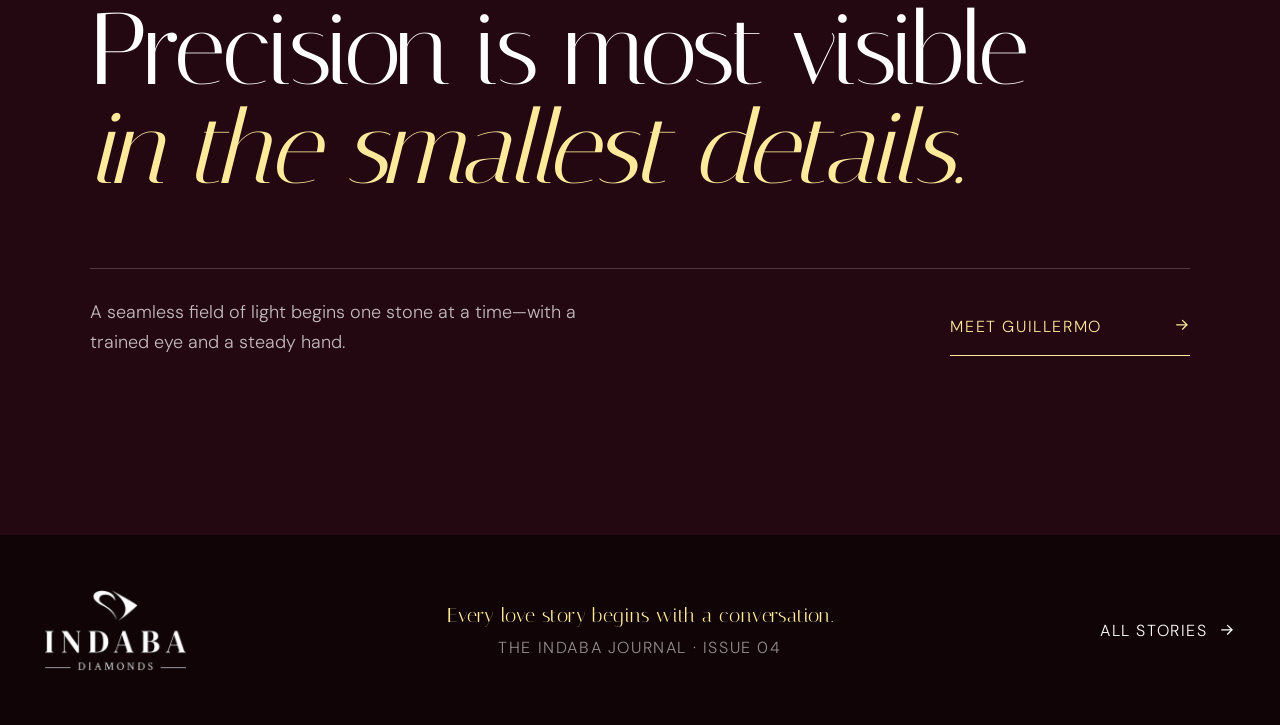
<file: microdiamonds.html>
<!doctype html>
<html lang="en">
  <head>
    <meta charset="UTF-8" />
    <meta name="viewport" content="width=device-width, initial-scale=1.0" />
    <meta name="description" content="Discover how microdiamonds are inspected, matched and handled with extraordinary precision before they become part of a finished jewel." />
    <meta name="robots" content="index,follow,max-image-preview:large,max-snippet:-1,max-video-preview:-1" />
    <meta name="author" content="Guillermo González" />
    <meta property="og:type" content="article" />
    <meta property="og:site_name" content="The Indaba Journal" />
    <meta property="og:title" content="Microdiamonds: Tiny Stones That Require Extraordinary Precision" />
    <meta property="og:description" content="See how melee diamonds are inspected, matched and handled before pavé, micro-pavé, channel and halo setting." />
    <meta property="og:image" content="assets/images/journal/microdiamonds-poster.webp" />
    <meta property="og:image:alt" content="A specialist sorting microdiamonds with a magnifying visor and precision tweezers" />
    <meta name="twitter:card" content="summary_large_image" />
    <meta name="theme-color" content="#18070d" />
    <link rel="icon" type="image/png" href="assets/branding/favicon.png" />
    <title>Microdiamonds: Tiny Stones, Extraordinary Precision — The Indaba Journal</title>
    <link rel="preload" href="assets/fonts/italiana-latin-400.woff2" as="font" type="font/woff2" crossorigin />
    <link rel="stylesheet" href="microdiamonds.bundle.min.css" />
    <script type="application/ld+json">
      {
        "@context": "https://schema.org",
        "@type": "BlogPosting",
        "headline": "Microdiamonds: Tiny Stones That Require Extraordinary Precision",
        "description": "How microdiamonds are inspected, sorted, matched and handled before becoming part of a finished jewel.",
        "datePublished": "2026-07-28",
        "dateModified": "2026-07-28",
        "image": "assets/images/journal/microdiamonds-poster.webp",
        "author": { "@type": "Person", "name": "Guillermo González" },
        "publisher": {
          "@type": "Organization",
          "name": "Indaba Diamonds",
          "logo": { "@type": "ImageObject", "url": "assets/branding/logo-wine.webp" }
        },
        "video": {
          "@type": "VideoObject",
          "name": "Sorting and matching microdiamonds",
          "description": "A specialist inspects and sorts melee diamonds using magnification and precision tweezers.",
          "thumbnailUrl": "assets/images/journal/microdiamonds-poster.webp",
          "uploadDate": "2026-07-28",
          "duration": "PT1M16S",
          "contentUrl": "micro.mp4"
        }
      }
    </script>
    <script src="icons.js" defer></script>
    <script src="microdiamonds.js" defer></script>
  </head>
  <body id="top" class="microdiamonds-page">
    <div class="reading-progress" aria-hidden="true"><i></i></div>
    <div class="journal-noise" aria-hidden="true"></div>

    <header class="journal-header">
      <a class="journal-wordmark brand-logo brand-logo-switch" href="index.html" aria-label="Indaba Diamonds home">
        <img class="brand-logo-white" src="assets/branding/logo-white.webp" alt="" />
        <img class="brand-logo-wine" src="assets/branding/logo-wine.webp" alt="" aria-hidden="true" />
      </a>
      <a class="journal-name" href="journal.html"><span>THE INDABA</span><strong>JOURNAL</strong></a>
      <div class="journal-actions">
        <button class="journal-language" title="Change language"><span class="active">EN</span><span>ES</span></button>
        <a class="back-home" href="journal.html"><span data-copy="backHome">All stories</span><i data-lucide="arrow-up-right"></i></a>
      </div>
    </header>

    <main>
      <article>
        <section class="article-hero micro-hero">
          <div class="article-kicker reveal">
            <span data-copy="category">Craft &amp; process</span>
            <span>ISSUE 04</span>
            <span>01:16</span>
          </div>
          <h1 class="reveal">
            <span>Tiny Stones</span>
            <span>Great Precision</span>
          </h1>
          <div class="article-hero-bottom">
            <p class="reveal" data-copy="heroDeck">Inside the exacting work of inspecting, matching and handling diamonds small enough to disappear at a fingertip.</p>
            <a class="watch-cue reveal" href="#story">
              <span data-copy="watchStory">Watch the story</span>
              <i data-lucide="arrow-down"></i>
            </a>
          </div>
          <div class="micro-field" aria-hidden="true">
            <i></i><i></i><i></i><i></i><i></i><i></i><i></i><i></i><i></i><i></i><i></i><i></i>
            <small>MELEE · MATCHED BY HAND</small>
          </div>
        </section>

        <nav class="micro-guide" aria-label="Article overview">
          <span data-copy="inThisStory">In this story</span>
          <a href="#inspection"><i>01</i><b data-copy="guideInspection">Inspection</b></a>
          <a href="#matching"><i>02</i><b data-copy="guideMatching">Matching</b></a>
          <a href="#handling"><i>03</i><b data-copy="guideHandling">Handling</b></a>
          <a href="#setting"><i>04</i><b data-copy="guideSetting">Setting</b></a>
        </nav>

        <section class="article-story" id="story">
          <aside class="video-column">
            <div class="video-frame micro-video">
              <video id="journal-video" poster="assets/images/journal/microdiamonds-poster.webp" preload="none" playsinline>
                <source src="micro.mp4" type="video/mp4" />
              </video>
              <button class="video-play" aria-label="Play video">
                <span><i data-lucide="play"></i></span>
                <b data-copy="playFilm">Play film</b>
              </button>
              <div class="video-caption">
                <span data-copy="videoCaption">Sorting microdiamonds by hand</span>
                <span>INDABA / 04</span>
              </div>
              <div class="video-controls">
                <button class="control-play" aria-label="Play video"><i data-lucide="play"></i></button>
                <div class="video-track" aria-hidden="true"><i></i></div>
                <time>00:00 / 01:16</time>
                <button class="control-sound" aria-label="Mute video"><i data-lucide="volume-2"></i></button>
              </div>
            </div>
          </aside>

          <div class="story-copy">
            <section class="story-chapter chapter-intro reveal">
              <span class="chapter-number">01</span>
              <p class="lead" data-copy="intro">In the video, a specialist works with a large group of extremely small diamonds. Spread across the work surface, each stone is examined individually using magnification and fine-point tweezers.</p>
              <div class="micro-statement">
                <span data-copy="tinyScale">Tiny in scale</span>
                <i>≠</i>
                <span data-copy="simpleWork">Simple work</span>
              </div>
              <p data-copy="introDetail">Although microdiamonds may appear simple because of their size, selecting and handling them requires exceptional concentration, experience, and precision. Every stone must be evaluated before it can become part of a finished piece of jewelry.</p>
            </section>

            <section class="story-chapter reveal" id="inspection">
              <div class="chapter-heading">
                <span class="chapter-number">02</span>
                <p data-copy="chapterWhat">What are microdiamonds?</p>
              </div>
              <h2 data-copy="whatTitle">One stone is a detail.<br /><em>Hundreds become light.</em></h2>
              <p data-copy="whatBody">Microdiamonds, also known as melee diamonds, are very small polished diamonds commonly used to decorate engagement rings, wedding bands, earrings, pendants, watches, and other fine jewelry.</p>
              <p data-copy="whatUse">Rather than serving as the main center stone, they are normally placed around a larger diamond or arranged across a metal surface to add brilliance, texture, and visual impact.</p>
              <blockquote data-copy="fieldOfLight">Individually, these diamonds may be tiny. When dozens or even hundreds are placed together, they can create an impressive field of light.</blockquote>
            </section>

            <section class="story-chapter reveal">
              <div class="chapter-heading">
                <span class="chapter-number">03</span>
                <p data-copy="chapterSurface">Why are the diamonds spread across the surface?</p>
              </div>
              <h2 data-copy="surfaceTitle">Contrast creates<br /><em>clarity.</em></h2>
              <p data-copy="surfaceBody">At the beginning of the process, the specialist pours the small diamonds onto a dark, textured work surface. The contrast makes the stones easier to see and helps prevent them from rolling away.</p>
              <div class="surface-reasons">
                <div><span>01</span><b data-copy="see">See</b><p data-copy="seeBody">A dark ground reveals the outline and brilliance of every stone.</p></div>
                <div><span>02</span><b data-copy="separate">Separate</b><p data-copy="separateBody">Spreading the group makes individual inspection more efficient.</p></div>
                <div><span>03</span><b data-copy="compare">Compare</b><p data-copy="compareBody">Small differences become visible when stones sit side by side.</p></div>
              </div>
              <p data-copy="surfaceDetail">Because microdiamonds can look almost identical to the naked eye, good organization is essential. Even a small difference in diameter, color, shape, or brilliance may become noticeable once the diamonds are placed next to one another in a jewel.</p>
            </section>

            <section class="story-chapter reveal">
              <div class="chapter-heading">
                <span class="chapter-number">04</span>
                <p data-copy="chapterMagnification">Examining microdiamonds under magnification</p>
              </div>
              <h2 data-copy="magnificationTitle">What the naked eye<br /><em>cannot judge.</em></h2>
              <p data-copy="magnificationBody">The specialist in the video uses a magnifying visor because many important details cannot be evaluated with the unaided eye. The goal is to find stones that belong together and remove any that may affect the finished design.</p>
              <div class="inspection-list">
                <div><span>01</span><b data-copy="checkDiameter">Diameter &amp; proportions</b></div>
                <div><span>02</span><b data-copy="checkEdges">Chips or damaged edges</b></div>
                <div><span>03</span><b data-copy="checkShape">Irregular shapes</b></div>
                <div><span>04</span><b data-copy="checkInclusions">Visible inclusions</b></div>
                <div><span>05</span><b data-copy="checkColor">Differences in color</b></div>
                <div><span>06</span><b data-copy="checkBrilliance">Weak or uneven brilliance</b></div>
                <div><span>07</span><b data-copy="checkFacets">Poorly formed facets</b></div>
              </div>
            </section>

            <section class="story-chapter reveal" id="matching">
              <div class="chapter-heading">
                <span class="chapter-number">05</span>
                <p data-copy="chapterMatching">The importance of matching</p>
              </div>
              <h2 data-copy="matchingTitle">Many stones.<br /><em>One visual rhythm.</em></h2>
              <p data-copy="matchingBody">If several small diamonds are set in a straight row, each one should have a similar diameter, color, height, and overall appearance. A stone that is slightly larger, darker, or more deeply cut can interrupt the visual flow.</p>
              <div class="match-grid">
                <div><span class="match-dot"></span><b data-copy="diameter">Diameter</b></div>
                <div><span class="match-dot"></span><b data-copy="color">Color</b></div>
                <div><span class="match-dot"></span><b data-copy="height">Height</b></div>
                <div><span class="match-dot"></span><b data-copy="appearance">Appearance</b></div>
              </div>
              <p data-copy="matchingDetail">Matching is especially important in pavé and micro-pavé jewelry, where many diamonds sit very close together. The surface should look continuous, balanced, and evenly illuminated. The best results appear when the individual stones blend into one sparkling composition.</p>
            </section>

            <section class="story-chapter reveal" id="handling">
              <div class="chapter-heading">
                <span class="chapter-number">06</span>
                <p data-copy="chapterHandling">Handling stones with precision tweezers</p>
              </div>
              <h2 data-copy="handlingTitle">Pressure measured<br /><em>by feel.</em></h2>
              <p data-copy="handlingBody">Microdiamonds are too small to handle safely with the fingers, so the specialist uses fine-point tweezers. The amount of pressure must be carefully controlled.</p>
              <div class="pressure-scale">
                <div><span>−</span><b data-copy="tooLittle">Too little</b><p data-copy="tooLittleBody">The stone may fall.</p></div>
                <div class="pressure-ideal"><span>◆</span><b data-copy="controlled">Controlled</b><p data-copy="controlledBody">The stone stays visible and secure.</p></div>
                <div><span>+</span><b data-copy="tooMuch">Too much</b><p data-copy="tooMuchBody">The stone can jump away.</p></div>
              </div>
              <p data-copy="handlingDetail">The diamond must also be positioned so its shape, surface, and proportions can be inspected without blocking the view. This handling may look effortless, but it requires considerable practice and excellent hand-eye coordination.</p>
            </section>

            <section class="story-chapter reveal" id="setting">
              <div class="chapter-heading">
                <span class="chapter-number">07</span>
                <p data-copy="chapterSetting">From sorting to setting</p>
              </div>
              <h2 data-copy="settingTitle">Four techniques.<br /><em>Four expressions of light.</em></h2>
              <p data-copy="settingIntro">After the microdiamonds have been inspected and grouped, they are ready for a diamond setter. The jewelry design determines how they will be placed.</p>
              <div class="setting-methods">
                <section><span>01</span><div><h3 data-copy="pave">Pavé setting</h3><p data-copy="paveBody">Many small diamonds sit close together, secured with tiny beads of metal, creating a surface that appears covered with diamonds.</p></div></section>
                <section><span>02</span><div><h3 data-copy="microPave">Micro-pavé setting</h3><p data-copy="microPaveBody">An even more detailed version of pavé, using extremely small diamonds and high magnification to create precise seats and equally sized metal beads.</p></div></section>
                <section><span>03</span><div><h3 data-copy="channel">Channel setting</h3><p data-copy="channelBody">Diamonds are placed between two parallel metal walls, creating a clean line without individual prongs between the stones.</p></div></section>
                <section><span>04</span><div><h3 data-copy="halo">Halo setting</h3><p data-copy="haloBody">Microdiamonds surround a larger center stone, helping it appear larger while increasing the ring’s overall brilliance.</p></div></section>
              </div>
            </section>

            <section class="story-chapter reveal">
              <div class="chapter-heading">
                <span class="chapter-number">08</span>
                <p data-copy="chapterDifferences">Why small differences matter</p>
              </div>
              <h2 data-copy="differencesTitle">Consistency is<br /><em>the invisible setting.</em></h2>
              <p data-copy="differencesBody">Microdiamonds are normally viewed as a group rather than as individual gemstones. One poorly matched stone can stand out because it reflects light differently. A chipped or improperly cut stone may also appear darker once set.</p>
              <p data-copy="sortingBody">Professional sorting helps ensure a uniform pattern of brilliance and allows the finished piece to meet its expected quality standards.</p>
              <div class="light-row" aria-hidden="true"><i></i><i></i><i></i><i></i><i></i><i></i><i></i><i></i><i></i></div>
            </section>

            <section class="story-chapter chapter-conclusion reveal">
              <div class="chapter-heading">
                <span class="chapter-number">09</span>
                <p data-copy="chapterCraft">Tiny diamonds, significant craftsmanship</p>
              </div>
              <p class="lead" data-copy="craftBody">The stones may be small, but the attention required to inspect, sort, match, and handle them is considerable.</p>
              <p data-copy="craftDetail">Each diamond is selected individually before it becomes part of the final design. This preparation allows jewelers and setters to create smooth lines, consistent sparkle, and refined detail.</p>
              <p class="final-thought" data-copy="finalThought">Microdiamonds prove that size is not the only factor that creates beauty in jewelry. Carefully selected and precisely arranged, these tiny stones can transform a simple metal surface into an extraordinary display of brilliance.</p>
            </section>
          </div>
        </section>

        <section class="article-closing micro-closing">
          <p class="closing-label" data-copy="closingLabel">The Indaba perspective</p>
          <h2 data-copy="closingTitle">Precision is most visible<br /><em>in the smallest details.</em></h2>
          <div>
            <p data-copy="closingBody">A seamless field of light begins one stone at a time—with a trained eye and a steady hand.</p>
            <a href="index.html#meet"><span data-copy="meetGuillermo">Meet Guillermo</span><i data-lucide="arrow-right"></i></a>
          </div>
        </section>
      </article>
    </main>

    <footer class="journal-footer">
      <a class="journal-wordmark brand-logo brand-logo-dark" href="index.html" aria-label="Indaba Diamonds home">
        <img src="assets/branding/logo-white.webp" alt="" />
      </a>
      <p class="journal-footer-motto"><span>Every love story begins with a conversation.</span><small>THE INDABA JOURNAL · ISSUE 04</small></p>
      <a href="journal.html"><span data-copy="allStories">All stories</span><i data-lucide="arrow-right"></i></a>
    </footer>
  </body>
</html>
</file>
<file: inclusions.bundle.min.css>
@font-face{font-family:"DM Sans";src:url("assets/fonts/dm-sans-latin-variable.woff2") format("woff2-variations");font-style:normal;font-weight:300 600;font-display:swap}@font-face{font-family:Italiana;src:url("assets/fonts/italiana-latin-400.woff2") format("woff2");font-style:normal;font-weight:400;font-display:swap}:root{--wine:#4f071f;--wine-deep:#18070d;--gold:#ddab33;--gold-light:#ffea9c;--gold-deep:#936b13;--ivory:#f4efe7;--paper:#e9dfd2;--ink:#1a1113;--serif:"Italiana","Times New Roman",serif;--sans:"DM Sans",Arial,sans-serif}*{box-sizing:border-box}html{scroll-behavior:smooth}body{margin:0;background:var(--ivory);color:var(--ink);font-family:var(--sans);font-size:16px;font-weight:300;overflow-x:hidden}a{color:inherit;text-decoration:none}button{color:inherit;font:inherit;cursor:pointer}img,video{display:block;width:100%}.lucide{width:1.1em;height:1.1em;flex:0 0 auto;stroke-width:1.7}.reading-progress{position:fixed;z-index:200;top:0;left:0;right:0;height:3px;background:0 0}.reading-progress i{display:block;width:0;height:100%;background:var(--gold)}.journal-noise{position:fixed;z-index:100;inset:0;pointer-events:none;opacity:.045;background-image:url("data:image/svg+xml,%3Csvg viewBox='0 0 180 180' xmlns='http://www.w3.org/2000/svg'%3E%3Cfilter id='n'%3E%3CfeTurbulence type='fractalNoise' baseFrequency='.9' numOctaves='3' stitchTiles='stitch'/%3E%3C/filter%3E%3Crect width='100%25' height='100%25' filter='url(%23n)' opacity='.8'/%3E%3C/svg%3E")}.journal-header{position:fixed;z-index:80;top:0;left:0;right:0;height:88px;padding:0 3.5vw;display:grid;grid-template-columns:1fr auto 1fr;align-items:center;color:#fff;border-bottom:1px solid rgba(255,255,255,.18);transition:height .3s,color .3s,background .3s}.journal-header.scrolled{height:72px;color:var(--wine);background:rgba(244,239,231,.94);border-color:rgba(79,7,31,.16);backdrop-filter:blur(18px)}.journal-wordmark{display:inline-flex;align-items:center;gap:12px;width:max-content}.journal-wordmark>span:last-child{display:grid;line-height:1}.journal-wordmark strong{font:21px/1 var(--serif);letter-spacing:.22em}.journal-wordmark small{margin-top:5px;font-size:16px;letter-spacing:.24em}.journal-mark{position:relative;width:28px;height:26px;display:block}.journal-mark b,.journal-mark i{position:absolute;display:block}.journal-mark i{width:17px;height:24px;left:1px;border:2px solid currentColor;border-right:0;border-radius:60% 0 50% 45%;transform:rotate(-33deg)}.journal-mark b{width:0;height:0;right:0;top:1px;border-top:12px solid transparent;border-bottom:12px solid transparent;border-left:16px solid currentColor}.brand-logo{position:relative;width:124px;height:70px;display:block;flex:0 0 auto}.brand-logo img{position:absolute;inset:0;width:100%;height:100%;object-fit:contain;transition:opacity .3s}.brand-logo-switch .brand-logo-wine{opacity:0}.journal-header.scrolled .brand-logo-switch .brand-logo-white{opacity:0}.journal-header.scrolled .brand-logo-switch .brand-logo-wine{opacity:1}.journal-header.scrolled .brand-logo{width:106px;height:60px}.journal-name{display:flex;gap:9px;align-items:baseline;font-size:16px;letter-spacing:.12em}.journal-name strong{color:var(--gold-light);font-weight:500}.journal-header.scrolled .journal-name strong{color:var(--gold)}.journal-actions{justify-self:end;display:flex;align-items:center;gap:28px}.journal-language{min-height:44px;padding:8px 0;display:flex;align-items:center;gap:8px;border:0;background:0 0;font-size:16px}.journal-language span{opacity:.45}.journal-language span.active{opacity:1;border-bottom:1px solid currentColor}.back-home{display:flex;gap:36px;padding:11px 0;border-bottom:1px solid currentColor;font-size:16px;letter-spacing:.08em;text-transform:uppercase}.back-home i{font-style:normal}.article-hero{min-height:100svh;padding:160px 7vw 70px;position:relative;display:flex;flex-direction:column;color:#fff;background:radial-gradient(circle at 79% 42%,rgba(123,18,55,.58),transparent 25%),linear-gradient(125deg,#100407 10%,#30000f 58%,#17060c);overflow:hidden}.article-kicker{position:relative;z-index:2;display:flex;gap:42px;padding-bottom:22px;border-bottom:1px solid rgba(255,255,255,.2);color:var(--gold-light);font-size:16px;letter-spacing:.14em;text-transform:uppercase}.article-kicker span:first-child{margin-right:auto}.article-hero h1{position:relative;z-index:2;margin:auto 0 5vh;max-width:1060px;font:clamp(84px,12vw,182px)/.72 var(--serif);font-weight:400;letter-spacing:-.045em}.article-hero h1 span{display:block}.article-hero h1 em{position:absolute;left:46%;top:29%;color:var(--gold-light);font-size:.48em;font-weight:400}.article-hero h1 span:last-child{margin-left:23%;color:var(--gold-light)}.article-hero-bottom{position:relative;z-index:2;display:flex;align-items:end;justify-content:space-between;gap:7vw}.article-hero-bottom>p{max-width:600px;margin:0;color:rgba(255,255,255,.76);font-size:20px;line-height:1.7}.watch-cue{width:150px;height:150px;border:1px solid rgba(255,234,156,.48);border-radius:50%;display:grid;place-content:center;gap:10px;text-align:center;color:var(--gold-light);font-size:16px;text-transform:uppercase;letter-spacing:.08em;transition:background .25s,color .25s}.watch-cue:hover{background:var(--gold);color:var(--wine)}.watch-cue i{font-style:normal}.hero-orbit{position:absolute;width:min(42vw,620px);aspect-ratio:1;right:-5vw;top:15%;display:grid;place-items:center;opacity:.38}.orbit-ring{position:absolute;inset:0;border:1px solid var(--gold-light);border-radius:50%;animation:orbitPulse 5s ease-in-out infinite}.orbit-ring::after,.orbit-ring::before{content:"";position:absolute;inset:13%;border:1px solid rgba(255,234,156,.52);border-radius:50%}.orbit-ring::after{inset:31%}.orbit-diamond{color:var(--gold-light);font-size:70px;animation:diamondTurn 12s linear infinite}.hero-orbit small{position:absolute;right:9%;top:50%;font-size:16px;letter-spacing:.2em}.article-story{padding:120px 7vw 160px;display:grid;grid-template-columns:minmax(340px,.82fr) 1.18fr;gap:11vw;background:var(--ivory)}.video-column{position:relative}.video-frame{position:sticky;top:105px;max-width:520px;margin:0 auto;height:calc(100svh - 140px);min-height:600px;max-height:780px;overflow:hidden;background:#110509;box-shadow:0 35px 80px rgba(49,7,21,.22)}.video-frame::after{content:"";position:absolute;inset:52% 0 0;background:linear-gradient(transparent,rgba(10,1,4,.82));pointer-events:none}.video-frame video{width:100%;height:100%;object-fit:cover}.video-play{position:absolute;z-index:3;inset:0;margin:auto;width:130px;height:130px;border:1px solid rgba(255,255,255,.7);border-radius:50%;background:rgba(79,7,31,.34);color:#fff;display:grid;place-content:center;justify-items:center;gap:9px;font-size:16px;text-transform:uppercase;letter-spacing:.1em;backdrop-filter:blur(9px);transition:opacity .25s,transform .25s,background .25s}.video-play:hover{background:var(--gold);color:var(--wine);transform:scale(1.05)}.video-play span{padding-left:3px}.video-play span{display:grid;place-items:center}.video-play span .lucide{width:22px;height:22px}.video-play b{font-weight:500}.video-frame.playing .video-play{opacity:0;pointer-events:none}.video-caption{position:absolute;z-index:2;left:24px;right:24px;bottom:68px;display:flex;justify-content:space-between;gap:20px;color:#fff;font-size:16px;letter-spacing:.09em;text-transform:uppercase}.video-controls{position:absolute;z-index:3;left:22px;right:22px;bottom:20px;display:grid;grid-template-columns:auto 1fr auto auto;gap:14px;align-items:center;color:#fff}.video-controls button{min-width:36px;height:36px;border:0;padding:0;background:0 0;color:inherit;font-size:16px;display:grid;place-items:center}.video-controls time{font-size:16px;white-space:nowrap}.video-track{height:2px;background:rgba(255,255,255,.28)}.video-track i{display:block;width:0;height:100%;background:var(--gold)}.story-copy{min-width:0}.story-chapter{min-height:82svh;padding:40px 0 110px;border-top:1px solid rgba(79,7,31,.2);display:flex;flex-direction:column;justify-content:center}.chapter-intro{min-height:70svh}.chapter-number{color:var(--gold);font:20px var(--serif);letter-spacing:.08em}.chapter-heading{margin-bottom:70px;display:flex;justify-content:space-between;gap:35px;color:var(--wine)}.chapter-heading p{margin:0;font-size:16px;letter-spacing:.13em;text-transform:uppercase}.story-chapter h2{margin:0 0 42px;color:var(--wine);font:clamp(48px,5.8vw,86px)/1 var(--serif);font-weight:400;letter-spacing:-.03em}.story-chapter h2 em{color:#8f1841;font-weight:400}.story-chapter>p:not(.lead){max-width:690px;margin:0;color:rgba(26,17,19,.74);font-size:18px;line-height:1.85}.lead{margin:35px 0 0;color:var(--wine);font:clamp(34px,3.5vw,52px)/1.35 var(--serif)}.lead em{color:#8f1841;font-weight:400}.pattern-pair{margin-top:65px;display:grid;grid-template-columns:1fr 1fr;border:1px solid rgba(79,7,31,.2)}.pattern-pair>div{min-height:255px;padding:28px;display:flex;flex-direction:column}.pattern-pair>div+div{border-left:1px solid rgba(79,7,31,.2)}.pattern-symbol{margin:auto;color:var(--wine);font:70px/1 var(--serif)}.pattern-pair b{color:var(--wine);font-size:16px;font-weight:500;letter-spacing:.12em}.pattern-pair small{margin-top:7px;color:rgba(26,17,19,.58);font-size:16px}.hearts-symbol{color:#8f1841}blockquote{margin:70px 0 0;padding:34px 0 0 58px;border-top:1px solid rgba(79,7,31,.24);position:relative;color:var(--wine);font:34px/1.35 var(--serif)}blockquote::before{content:"“";position:absolute;left:0;top:22px;color:var(--gold);font:54px var(--serif)}.precision-list{margin-top:65px;border-top:1px solid rgba(79,7,31,.22)}.precision-list>div{min-height:90px;padding:20px 0;border-bottom:1px solid rgba(79,7,31,.22);display:grid;grid-template-columns:80px 1fr;align-items:center}.precision-list span{color:var(--gold);font:18px var(--serif)}.precision-list b{color:var(--wine);font:28px var(--serif);font-weight:400}.chapter-conclusion{min-height:100svh}.result-words{margin:65px 0;display:grid;color:var(--wine);font:clamp(43px,6vw,88px)/1 var(--serif)}.result-words span{padding:13px 0;border-bottom:1px solid rgba(79,7,31,.18)}.result-words span:nth-child(2){padding-left:12%;color:#8f1841}.result-words span:nth-child(3){padding-left:25%;color:var(--gold)}.article-closing{min-height:88svh;padding:120px 7vw;display:flex;flex-direction:column;justify-content:center;color:#fff;background:var(--wine)}.closing-label{margin:0 0 60px;color:var(--gold-light);font-size:16px;letter-spacing:.15em;text-transform:uppercase}.article-closing h2{margin:0;font:clamp(58px,8vw,122px)/.96 var(--serif);font-weight:400;letter-spacing:-.03em}.article-closing h2 em{color:var(--gold-light);font-weight:400}.article-closing>div{margin-top:70px;padding-top:28px;border-top:1px solid rgba(255,255,255,.2);display:flex;align-items:center;justify-content:space-between;gap:60px}.article-closing>div p{max-width:520px;margin:0;color:rgba(255,255,255,.72);font-size:18px;line-height:1.7}.article-closing>div a{min-width:240px;padding:18px 0;border-bottom:1px solid var(--gold-light);display:flex;justify-content:space-between;color:var(--gold-light);font-size:16px;letter-spacing:.1em;text-transform:uppercase}.article-closing>div i{font-style:normal}.journal-footer{min-height:190px;padding:50px 3.5vw;display:grid;grid-template-columns:1fr auto 1fr;align-items:center;gap:40px;background:#100407;color:#fff}.journal-footer .journal-wordmark{color:var(--gold-light)}.journal-footer .brand-logo{width:142px;height:80px}.journal-footer p,.journal-footer>a:last-child{margin:0;font-size:16px;letter-spacing:.1em}.journal-footer-motto{display:grid;gap:9px;text-align:center}.journal-footer-motto>span{color:var(--gold-light);font:20px/1.25 var(--serif);letter-spacing:.02em}.journal-footer-motto>small{color:rgba(255,255,255,.55);font-size:16px;letter-spacing:.1em}.journal-footer>a:last-child{justify-self:end;display:flex;align-items:center;gap:10px;text-transform:uppercase}.reveal{opacity:0;transform:translateY(28px);transition:opacity .75s ease,transform .75s cubic-bezier(.2,.7,.2,1)}.reveal.visible{opacity:1;transform:none}@keyframes orbitPulse{0%,100%{transform:scale(1);opacity:.65}50%{transform:scale(.96);opacity:1}}@keyframes diamondTurn{to{transform:rotate(360deg)}}@media (max-width:980px){.journal-header{grid-template-columns:1fr auto}.journal-name{display:none}.article-story{grid-template-columns:1fr}.video-frame{position:relative;top:auto;width:100%;height:min(78svh,720px);min-height:560px;margin-bottom:100px}.journal-footer{grid-template-columns:1fr auto}.journal-footer-motto{grid-column:1/-1;grid-row:1;text-align:left}}@media (max-width:700px){.journal-header{height:70px;padding:0 20px}.journal-header .brand-logo{width:94px;height:54px}.journal-header.scrolled .brand-logo{width:90px;height:51px}.journal-wordmark strong{font-size:18px}.journal-wordmark small{font-size:16px}.journal-actions{gap:15px}.back-home span{display:none}.back-home{gap:0;padding:8px;border:0}.article-hero{min-height:100svh;padding:120px 24px 55px}.article-kicker{gap:18px}.article-kicker span:first-child{max-width:150px}.article-kicker span:nth-child(2){display:none}.article-hero h1{margin:auto 0 10vh;font-size:clamp(74px,25vw,112px);line-height:.78}.article-hero h1 em{left:57%;top:31%}.article-hero h1 span:last-child{margin-left:9%}.article-hero-bottom{align-items:center}.article-hero-bottom>p{max-width:235px;font-size:17px}.watch-cue{width:100px;height:100px;flex:0 0 auto}.watch-cue span{max-width:70px}.hero-orbit{width:90vw;right:-48vw;top:27%}.article-story{padding:70px 24px 100px;display:block}.video-frame{position:relative;top:auto;width:100%;height:min(78svh,700px);min-height:560px;margin-bottom:100px}.video-play{width:112px;height:112px}.video-caption{bottom:76px;flex-direction:column}.video-controls{grid-template-columns:auto 1fr auto}.video-controls time{display:none}.chapter-conclusion,.chapter-intro,.story-chapter{min-height:auto;padding:80px 0}.chapter-heading{margin-bottom:50px}.story-chapter h2{font-size:clamp(46px,13vw,62px)}.lead{font-size:34px}.pattern-pair{grid-template-columns:1fr}.pattern-pair>div+div{border-top:1px solid rgba(79,7,31,.2);border-left:0}.result-words{font-size:14vw}.article-closing{min-height:80svh;padding:90px 24px}.article-closing h2{font-size:14vw}.article-closing>div{align-items:flex-start;flex-direction:column}.article-closing>div a{width:100%}.journal-footer{padding:45px 24px;grid-template-columns:1fr}.journal-footer .brand-logo{width:118px;height:67px}.journal-footer-motto{text-align:left}.journal-footer>a:last-child{justify-self:start}}@media (max-width:420px){.article-hero{padding-left:20px;padding-right:20px}.article-kicker{gap:12px}.article-hero-bottom{gap:14px}.watch-cue{width:92px;height:92px}.article-story{padding-left:20px;padding-right:20px}.video-frame{min-height:520px}.video-caption,.video-controls{left:17px;right:17px}.journal-footer{padding-left:20px;padding-right:20px}}@media (prefers-reduced-motion:reduce){*,::after,::before{scroll-behavior:auto!important;animation-duration:NaNs!important;animation-iteration-count:1!important;transition-duration:NaNs!important}.reveal{opacity:1;transform:none}}.inclusions-hero{background:radial-gradient(circle at 79% 46%,rgba(168,116,45,.2),transparent 22%),radial-gradient(circle at 76% 45%,rgba(123,18,55,.52),transparent 38%),linear-gradient(125deg,#0b0507,#2a0713 62%,#13080b)}.inclusions-hero h1{line-height:.78}.inclusions-hero h1 span:last-child{margin-left:15%}.inclusion-orbit{position:absolute;width:min(44vw,650px);aspect-ratio:1;right:-5vw;top:16%;border:1px solid rgba(255,234,156,.24);border-radius:50%;opacity:.72;animation:inclusionDrift 10s ease-in-out infinite}.inclusion-orbit>span{position:absolute;width:8px;height:8px;border-radius:50%;background:var(--gold-light);box-shadow:0 0 22px rgba(255,234,156,.8)}.inclusion-orbit>span:first-child{left:30%;top:24%}.inclusion-orbit>span:nth-child(2){right:24%;top:36%;width:5px;height:5px}.inclusion-orbit>span:nth-child(3){left:46%;bottom:22%;width:12px;height:3px;transform:rotate(32deg);border-radius:0}.inclusion-orbit>span:nth-child(4){right:11%;bottom:31%;width:4px;height:4px}.inclusion-orbit>span:nth-child(5){left:16%;bottom:39%;width:6px;height:6px}.inclusion-orbit::after,.inclusion-orbit::before{content:"";position:absolute;inset:17%;border:1px solid rgba(255,234,156,.22);border-radius:50%}.inclusion-orbit::after{inset:36%}.inclusion-orbit small{position:absolute;left:50%;top:50%;transform:translate(-50%,-50%);color:var(--gold-light);font-size:18px;letter-spacing:.15em}.article-guide{padding:27px 7vw;border-bottom:1px solid rgba(79,7,31,.18);display:grid;grid-template-columns:1fr repeat(4,auto);gap:32px;align-items:center;background:var(--paper);color:var(--wine)}.article-guide>span{color:var(--gold-deep);font-size:16px;letter-spacing:.12em;text-transform:uppercase}.article-guide a{display:flex;gap:10px;align-items:center;font-size:16px}.article-guide a i{color:var(--gold-deep);font:16px var(--serif);font-style:normal}.article-guide a b{font-weight:400}.inclusions-video{max-width:570px}.inclusions-video video{object-position:center}.inclusion-types{margin:55px 0 35px;display:flex;flex-wrap:wrap;gap:9px}.inclusion-types span{padding:13px 18px;border:1px solid rgba(79,7,31,.25);border-radius:100px;color:var(--wine);font-size:16px}.clarity-factors{margin:60px 0 42px;border-top:1px solid rgba(79,7,31,.2)}.clarity-factors>div{min-height:78px;border-bottom:1px solid rgba(79,7,31,.2);display:grid;grid-template-columns:75px 1fr;align-items:center}.clarity-factors span{color:var(--gold-deep);font:17px var(--serif)}.clarity-factors b{color:var(--wine);font:27px var(--serif);font-weight:400}.story-chapter>p+p{margin-top:28px!important}.location-key{margin-top:60px;display:grid;grid-template-columns:repeat(3,1fr);border:1px solid rgba(79,7,31,.2)}.location-key>div{min-height:145px;padding:22px;display:flex;flex-direction:column;justify-content:space-between;gap:25px}.location-key>div+div{border-left:1px solid rgba(79,7,31,.2)}.location-key i{width:13px;height:13px;border-radius:50%;background:var(--wine);box-shadow:0 0 0 7px rgba(79,7,31,.1)}.location-key>div:nth-child(2) i{background:var(--gold)}.location-key>div:nth-child(3) i{background:0 0;border:1px solid var(--wine)}.location-key span{color:var(--wine);font-size:16px}.answer-quote{margin:0 0 50px;padding:0;border:0;color:#8f1841;font:clamp(58px,8vw,110px)/1 var(--serif)}.answer-quote::before{display:none}.eye-clean-card{margin:60px 0;padding:28px;border:1px solid rgba(79,7,31,.2);display:grid;grid-template-columns:80px 1fr auto 1fr;gap:30px;align-items:center}.eye-clean-card>span{width:70px;height:70px;border-radius:50%;display:grid;place-items:center;background:var(--wine);color:var(--gold-light);font:20px var(--serif)}.eye-clean-card b{display:block;margin-bottom:8px;color:var(--wine);font-size:16px;font-weight:500}.eye-clean-card p{margin:0;color:rgba(26,17,19,.68);font-size:16px;line-height:1.55}.eye-clean-card>i{color:var(--gold-deep);font-size:25px;font-style:normal}.fingerprint-map{position:relative;height:340px;margin:60px 0;border:1px solid rgba(79,7,31,.18);overflow:hidden;background:radial-gradient(circle at center,rgba(221,171,51,.11),transparent 48%)}.fingerprint-map span{position:absolute;left:50%;top:50%;border:1px solid rgba(79,7,31,.27);border-radius:48% 52% 55% 45%;transform:translate(-50%,-50%) rotate(-12deg)}.fingerprint-map span:first-child{width:90px;height:125px}.fingerprint-map span:nth-child(2){width:135px;height:175px}.fingerprint-map span:nth-child(3){width:185px;height:225px}.fingerprint-map span:nth-child(4){width:240px;height:275px}.fingerprint-map span:nth-child(5){width:305px;height:330px}.fingerprint-map span:nth-child(6){width:375px;height:390px}.fingerprint-map b{position:absolute;right:20px;bottom:18px;color:var(--gold-deep);font-size:16px;font-weight:500;letter-spacing:.14em}.final-thought{margin-top:65px!important;padding:35px 0 0;border-top:1px solid rgba(79,7,31,.2);color:var(--wine)!important;font:29px/1.5 var(--serif)!important}.inclusions-closing{background:#220811}@keyframes inclusionDrift{0%,100%{transform:rotate(0) scale(1)}50%{transform:rotate(8deg) scale(.97)}}@media (max-width:980px){.article-guide{grid-template-columns:1fr 1fr}.article-guide>span{grid-column:1/-1}}@media (max-width:700px){.inclusions-hero h1{font-size:clamp(66px,21vw,96px)}.inclusions-hero h1 span:last-child{margin-left:3%}.inclusion-orbit{width:95vw;right:-55vw;top:27%}.article-guide{padding:24px;display:flex;overflow-x:auto;scrollbar-width:none}.article-guide::-webkit-scrollbar{display:none}.article-guide>span{display:none}.article-guide a{flex:0 0 auto;padding:10px 15px;border:1px solid rgba(79,7,31,.2);border-radius:100px}.location-key{grid-template-columns:1fr}.location-key>div+div{border-top:1px solid rgba(79,7,31,.2);border-left:0}.location-key>div{min-height:105px}.eye-clean-card{grid-template-columns:70px 1fr}.eye-clean-card>i{transform:rotate(90deg)}.fingerprint-map{height:300px}}
</file>
<file: polishing.bundle.min.css>
@font-face{font-family:"DM Sans";src:url("assets/fonts/dm-sans-latin-variable.woff2") format("woff2-variations");font-style:normal;font-weight:300 600;font-display:swap}@font-face{font-family:Italiana;src:url("assets/fonts/italiana-latin-400.woff2") format("woff2");font-style:normal;font-weight:400;font-display:swap}:root{--wine:#4f071f;--wine-deep:#18070d;--gold:#ddab33;--gold-light:#ffea9c;--gold-deep:#936b13;--ivory:#f4efe7;--paper:#e9dfd2;--ink:#1a1113;--serif:"Italiana","Times New Roman",serif;--sans:"DM Sans",Arial,sans-serif}*{box-sizing:border-box}html{scroll-behavior:smooth}body{margin:0;background:var(--ivory);color:var(--ink);font-family:var(--sans);font-size:16px;font-weight:300;overflow-x:hidden}a{color:inherit;text-decoration:none}button{color:inherit;font:inherit;cursor:pointer}img,video{display:block;width:100%}.lucide{width:1.1em;height:1.1em;flex:0 0 auto;stroke-width:1.7}.reading-progress{position:fixed;z-index:200;top:0;left:0;right:0;height:3px;background:0 0}.reading-progress i{display:block;width:0;height:100%;background:var(--gold)}.journal-noise{position:fixed;z-index:100;inset:0;pointer-events:none;opacity:.045;background-image:url("data:image/svg+xml,%3Csvg viewBox='0 0 180 180' xmlns='http://www.w3.org/2000/svg'%3E%3Cfilter id='n'%3E%3CfeTurbulence type='fractalNoise' baseFrequency='.9' numOctaves='3' stitchTiles='stitch'/%3E%3C/filter%3E%3Crect width='100%25' height='100%25' filter='url(%23n)' opacity='.8'/%3E%3C/svg%3E")}.journal-header{position:fixed;z-index:80;top:0;left:0;right:0;height:88px;padding:0 3.5vw;display:grid;grid-template-columns:1fr auto 1fr;align-items:center;color:#fff;border-bottom:1px solid rgba(255,255,255,.18);transition:height .3s,color .3s,background .3s}.journal-header.scrolled{height:72px;color:var(--wine);background:rgba(244,239,231,.94);border-color:rgba(79,7,31,.16);backdrop-filter:blur(18px)}.journal-wordmark{display:inline-flex;align-items:center;gap:12px;width:max-content}.journal-wordmark>span:last-child{display:grid;line-height:1}.journal-wordmark strong{font:21px/1 var(--serif);letter-spacing:.22em}.journal-wordmark small{margin-top:5px;font-size:16px;letter-spacing:.24em}.journal-mark{position:relative;width:28px;height:26px;display:block}.journal-mark b,.journal-mark i{position:absolute;display:block}.journal-mark i{width:17px;height:24px;left:1px;border:2px solid currentColor;border-right:0;border-radius:60% 0 50% 45%;transform:rotate(-33deg)}.journal-mark b{width:0;height:0;right:0;top:1px;border-top:12px solid transparent;border-bottom:12px solid transparent;border-left:16px solid currentColor}.brand-logo{position:relative;width:124px;height:70px;display:block;flex:0 0 auto}.brand-logo img{position:absolute;inset:0;width:100%;height:100%;object-fit:contain;transition:opacity .3s}.brand-logo-switch .brand-logo-wine{opacity:0}.journal-header.scrolled .brand-logo-switch .brand-logo-white{opacity:0}.journal-header.scrolled .brand-logo-switch .brand-logo-wine{opacity:1}.journal-header.scrolled .brand-logo{width:106px;height:60px}.journal-name{display:flex;gap:9px;align-items:baseline;font-size:16px;letter-spacing:.12em}.journal-name strong{color:var(--gold-light);font-weight:500}.journal-header.scrolled .journal-name strong{color:var(--gold)}.journal-actions{justify-self:end;display:flex;align-items:center;gap:28px}.journal-language{min-height:44px;padding:8px 0;display:flex;align-items:center;gap:8px;border:0;background:0 0;font-size:16px}.journal-language span{opacity:.45}.journal-language span.active{opacity:1;border-bottom:1px solid currentColor}.back-home{display:flex;gap:36px;padding:11px 0;border-bottom:1px solid currentColor;font-size:16px;letter-spacing:.08em;text-transform:uppercase}.back-home i{font-style:normal}.article-hero{min-height:100svh;padding:160px 7vw 70px;position:relative;display:flex;flex-direction:column;color:#fff;background:radial-gradient(circle at 79% 42%,rgba(123,18,55,.58),transparent 25%),linear-gradient(125deg,#100407 10%,#30000f 58%,#17060c);overflow:hidden}.article-kicker{position:relative;z-index:2;display:flex;gap:42px;padding-bottom:22px;border-bottom:1px solid rgba(255,255,255,.2);color:var(--gold-light);font-size:16px;letter-spacing:.14em;text-transform:uppercase}.article-kicker span:first-child{margin-right:auto}.article-hero h1{position:relative;z-index:2;margin:auto 0 5vh;max-width:1060px;font:clamp(84px,12vw,182px)/.72 var(--serif);font-weight:400;letter-spacing:-.045em}.article-hero h1 span{display:block}.article-hero h1 em{position:absolute;left:46%;top:29%;color:var(--gold-light);font-size:.48em;font-weight:400}.article-hero h1 span:last-child{margin-left:23%;color:var(--gold-light)}.article-hero-bottom{position:relative;z-index:2;display:flex;align-items:end;justify-content:space-between;gap:7vw}.article-hero-bottom>p{max-width:600px;margin:0;color:rgba(255,255,255,.76);font-size:20px;line-height:1.7}.watch-cue{width:150px;height:150px;border:1px solid rgba(255,234,156,.48);border-radius:50%;display:grid;place-content:center;gap:10px;text-align:center;color:var(--gold-light);font-size:16px;text-transform:uppercase;letter-spacing:.08em;transition:background .25s,color .25s}.watch-cue:hover{background:var(--gold);color:var(--wine)}.watch-cue i{font-style:normal}.hero-orbit{position:absolute;width:min(42vw,620px);aspect-ratio:1;right:-5vw;top:15%;display:grid;place-items:center;opacity:.38}.orbit-ring{position:absolute;inset:0;border:1px solid var(--gold-light);border-radius:50%;animation:orbitPulse 5s ease-in-out infinite}.orbit-ring::after,.orbit-ring::before{content:"";position:absolute;inset:13%;border:1px solid rgba(255,234,156,.52);border-radius:50%}.orbit-ring::after{inset:31%}.orbit-diamond{color:var(--gold-light);font-size:70px;animation:diamondTurn 12s linear infinite}.hero-orbit small{position:absolute;right:9%;top:50%;font-size:16px;letter-spacing:.2em}.article-story{padding:120px 7vw 160px;display:grid;grid-template-columns:minmax(340px,.82fr) 1.18fr;gap:11vw;background:var(--ivory)}.video-column{position:relative}.video-frame{position:sticky;top:105px;max-width:520px;margin:0 auto;height:calc(100svh - 140px);min-height:600px;max-height:780px;overflow:hidden;background:#110509;box-shadow:0 35px 80px rgba(49,7,21,.22)}.video-frame::after{content:"";position:absolute;inset:52% 0 0;background:linear-gradient(transparent,rgba(10,1,4,.82));pointer-events:none}.video-frame video{width:100%;height:100%;object-fit:cover}.video-play{position:absolute;z-index:3;inset:0;margin:auto;width:130px;height:130px;border:1px solid rgba(255,255,255,.7);border-radius:50%;background:rgba(79,7,31,.34);color:#fff;display:grid;place-content:center;justify-items:center;gap:9px;font-size:16px;text-transform:uppercase;letter-spacing:.1em;backdrop-filter:blur(9px);transition:opacity .25s,transform .25s,background .25s}.video-play:hover{background:var(--gold);color:var(--wine);transform:scale(1.05)}.video-play span{padding-left:3px}.video-play span{display:grid;place-items:center}.video-play span .lucide{width:22px;height:22px}.video-play b{font-weight:500}.video-frame.playing .video-play{opacity:0;pointer-events:none}.video-caption{position:absolute;z-index:2;left:24px;right:24px;bottom:68px;display:flex;justify-content:space-between;gap:20px;color:#fff;font-size:16px;letter-spacing:.09em;text-transform:uppercase}.video-controls{position:absolute;z-index:3;left:22px;right:22px;bottom:20px;display:grid;grid-template-columns:auto 1fr auto auto;gap:14px;align-items:center;color:#fff}.video-controls button{min-width:36px;height:36px;border:0;padding:0;background:0 0;color:inherit;font-size:16px;display:grid;place-items:center}.video-controls time{font-size:16px;white-space:nowrap}.video-track{height:2px;background:rgba(255,255,255,.28)}.video-track i{display:block;width:0;height:100%;background:var(--gold)}.story-copy{min-width:0}.story-chapter{min-height:82svh;padding:40px 0 110px;border-top:1px solid rgba(79,7,31,.2);display:flex;flex-direction:column;justify-content:center}.chapter-intro{min-height:70svh}.chapter-number{color:var(--gold);font:20px var(--serif);letter-spacing:.08em}.chapter-heading{margin-bottom:70px;display:flex;justify-content:space-between;gap:35px;color:var(--wine)}.chapter-heading p{margin:0;font-size:16px;letter-spacing:.13em;text-transform:uppercase}.story-chapter h2{margin:0 0 42px;color:var(--wine);font:clamp(48px,5.8vw,86px)/1 var(--serif);font-weight:400;letter-spacing:-.03em}.story-chapter h2 em{color:#8f1841;font-weight:400}.story-chapter>p:not(.lead){max-width:690px;margin:0;color:rgba(26,17,19,.74);font-size:18px;line-height:1.85}.lead{margin:35px 0 0;color:var(--wine);font:clamp(34px,3.5vw,52px)/1.35 var(--serif)}.lead em{color:#8f1841;font-weight:400}.pattern-pair{margin-top:65px;display:grid;grid-template-columns:1fr 1fr;border:1px solid rgba(79,7,31,.2)}.pattern-pair>div{min-height:255px;padding:28px;display:flex;flex-direction:column}.pattern-pair>div+div{border-left:1px solid rgba(79,7,31,.2)}.pattern-symbol{margin:auto;color:var(--wine);font:70px/1 var(--serif)}.pattern-pair b{color:var(--wine);font-size:16px;font-weight:500;letter-spacing:.12em}.pattern-pair small{margin-top:7px;color:rgba(26,17,19,.58);font-size:16px}.hearts-symbol{color:#8f1841}blockquote{margin:70px 0 0;padding:34px 0 0 58px;border-top:1px solid rgba(79,7,31,.24);position:relative;color:var(--wine);font:34px/1.35 var(--serif)}blockquote::before{content:"“";position:absolute;left:0;top:22px;color:var(--gold);font:54px var(--serif)}.precision-list{margin-top:65px;border-top:1px solid rgba(79,7,31,.22)}.precision-list>div{min-height:90px;padding:20px 0;border-bottom:1px solid rgba(79,7,31,.22);display:grid;grid-template-columns:80px 1fr;align-items:center}.precision-list span{color:var(--gold);font:18px var(--serif)}.precision-list b{color:var(--wine);font:28px var(--serif);font-weight:400}.chapter-conclusion{min-height:100svh}.result-words{margin:65px 0;display:grid;color:var(--wine);font:clamp(43px,6vw,88px)/1 var(--serif)}.result-words span{padding:13px 0;border-bottom:1px solid rgba(79,7,31,.18)}.result-words span:nth-child(2){padding-left:12%;color:#8f1841}.result-words span:nth-child(3){padding-left:25%;color:var(--gold)}.article-closing{min-height:88svh;padding:120px 7vw;display:flex;flex-direction:column;justify-content:center;color:#fff;background:var(--wine)}.closing-label{margin:0 0 60px;color:var(--gold-light);font-size:16px;letter-spacing:.15em;text-transform:uppercase}.article-closing h2{margin:0;font:clamp(58px,8vw,122px)/.96 var(--serif);font-weight:400;letter-spacing:-.03em}.article-closing h2 em{color:var(--gold-light);font-weight:400}.article-closing>div{margin-top:70px;padding-top:28px;border-top:1px solid rgba(255,255,255,.2);display:flex;align-items:center;justify-content:space-between;gap:60px}.article-closing>div p{max-width:520px;margin:0;color:rgba(255,255,255,.72);font-size:18px;line-height:1.7}.article-closing>div a{min-width:240px;padding:18px 0;border-bottom:1px solid var(--gold-light);display:flex;justify-content:space-between;color:var(--gold-light);font-size:16px;letter-spacing:.1em;text-transform:uppercase}.article-closing>div i{font-style:normal}.journal-footer{min-height:190px;padding:50px 3.5vw;display:grid;grid-template-columns:1fr auto 1fr;align-items:center;gap:40px;background:#100407;color:#fff}.journal-footer .journal-wordmark{color:var(--gold-light)}.journal-footer .brand-logo{width:142px;height:80px}.journal-footer p,.journal-footer>a:last-child{margin:0;font-size:16px;letter-spacing:.1em}.journal-footer-motto{display:grid;gap:9px;text-align:center}.journal-footer-motto>span{color:var(--gold-light);font:20px/1.25 var(--serif);letter-spacing:.02em}.journal-footer-motto>small{color:rgba(255,255,255,.55);font-size:16px;letter-spacing:.1em}.journal-footer>a:last-child{justify-self:end;display:flex;align-items:center;gap:10px;text-transform:uppercase}.reveal{opacity:0;transform:translateY(28px);transition:opacity .75s ease,transform .75s cubic-bezier(.2,.7,.2,1)}.reveal.visible{opacity:1;transform:none}@keyframes orbitPulse{0%,100%{transform:scale(1);opacity:.65}50%{transform:scale(.96);opacity:1}}@keyframes diamondTurn{to{transform:rotate(360deg)}}@media (max-width:980px){.journal-header{grid-template-columns:1fr auto}.journal-name{display:none}.article-story{grid-template-columns:1fr}.video-frame{position:relative;top:auto;width:100%;height:min(78svh,720px);min-height:560px;margin-bottom:100px}.journal-footer{grid-template-columns:1fr auto}.journal-footer-motto{grid-column:1/-1;grid-row:1;text-align:left}}@media (max-width:700px){.journal-header{height:70px;padding:0 20px}.journal-header .brand-logo{width:94px;height:54px}.journal-header.scrolled .brand-logo{width:90px;height:51px}.journal-wordmark strong{font-size:18px}.journal-wordmark small{font-size:16px}.journal-actions{gap:15px}.back-home span{display:none}.back-home{gap:0;padding:8px;border:0}.article-hero{min-height:100svh;padding:120px 24px 55px}.article-kicker{gap:18px}.article-kicker span:first-child{max-width:150px}.article-kicker span:nth-child(2){display:none}.article-hero h1{margin:auto 0 10vh;font-size:clamp(74px,25vw,112px);line-height:.78}.article-hero h1 em{left:57%;top:31%}.article-hero h1 span:last-child{margin-left:9%}.article-hero-bottom{align-items:center}.article-hero-bottom>p{max-width:235px;font-size:17px}.watch-cue{width:100px;height:100px;flex:0 0 auto}.watch-cue span{max-width:70px}.hero-orbit{width:90vw;right:-48vw;top:27%}.article-story{padding:70px 24px 100px;display:block}.video-frame{position:relative;top:auto;width:100%;height:min(78svh,700px);min-height:560px;margin-bottom:100px}.video-play{width:112px;height:112px}.video-caption{bottom:76px;flex-direction:column}.video-controls{grid-template-columns:auto 1fr auto}.video-controls time{display:none}.chapter-conclusion,.chapter-intro,.story-chapter{min-height:auto;padding:80px 0}.chapter-heading{margin-bottom:50px}.story-chapter h2{font-size:clamp(46px,13vw,62px)}.lead{font-size:34px}.pattern-pair{grid-template-columns:1fr}.pattern-pair>div+div{border-top:1px solid rgba(79,7,31,.2);border-left:0}.result-words{font-size:14vw}.article-closing{min-height:80svh;padding:90px 24px}.article-closing h2{font-size:14vw}.article-closing>div{align-items:flex-start;flex-direction:column}.article-closing>div a{width:100%}.journal-footer{padding:45px 24px;grid-template-columns:1fr}.journal-footer .brand-logo{width:118px;height:67px}.journal-footer-motto{text-align:left}.journal-footer>a:last-child{justify-self:start}}@media (max-width:420px){.article-hero{padding-left:20px;padding-right:20px}.article-kicker{gap:12px}.article-hero-bottom{gap:14px}.watch-cue{width:92px;height:92px}.article-story{padding-left:20px;padding-right:20px}.video-frame{min-height:520px}.video-caption,.video-controls{left:17px;right:17px}.journal-footer{padding-left:20px;padding-right:20px}}@media (prefers-reduced-motion:reduce){*,::after,::before{scroll-behavior:auto!important;animation-duration:NaNs!important;animation-iteration-count:1!important;transition-duration:NaNs!important}.reveal{opacity:1;transform:none}}.polishing-hero{background:radial-gradient(circle at 80% 43%,rgba(196,143,61,.24),transparent 24%),radial-gradient(circle at 76% 44%,rgba(123,18,55,.5),transparent 39%),linear-gradient(125deg,#0d0507,#310a16 62%,#16090d)}.polishing-hero h1{line-height:.79}.polishing-hero h1 span:last-child{margin-left:12%}.polish-wheel{position:absolute;width:min(43vw,640px);aspect-ratio:1;right:-5vw;top:16%;border:1px solid rgba(255,234,156,.25);border-radius:50%;display:grid;place-items:center;animation:wheelTurn 18s linear infinite}.polish-wheel>span{position:absolute;inset:16%;border:1px dashed rgba(255,234,156,.32);border-radius:50%}.polish-wheel>i{position:absolute;inset:34%;border:1px solid rgba(255,234,156,.34);border-radius:50%}.polish-wheel>b{width:13px;height:13px;border-radius:50%;background:var(--gold-light);box-shadow:0 0 30px rgba(255,234,156,.7)}.polish-wheel small{position:absolute;right:8%;top:48%;color:var(--gold-light);font-size:16px;letter-spacing:.16em}.polishing-guide{padding:27px 7vw;border-bottom:1px solid rgba(79,7,31,.18);display:grid;grid-template-columns:1fr repeat(4,auto);gap:32px;align-items:center;background:var(--paper);color:var(--wine)}.polishing-guide>span{color:var(--gold-deep);font-size:16px;letter-spacing:.12em;text-transform:uppercase}.polishing-guide a{display:flex;gap:10px;align-items:center;font-size:16px}.polishing-guide a i{color:var(--gold-deep);font:16px var(--serif);font-style:normal}.polishing-guide a b{font-weight:400}.polishing-video{max-width:560px}.process-compare{margin:60px 0 35px;display:grid;grid-template-columns:1fr 1fr;border:1px solid rgba(79,7,31,.2)}.process-compare>div{min-height:220px;padding:28px;display:flex;flex-direction:column}.process-compare>div+div{border-left:1px solid rgba(79,7,31,.2);background:rgba(221,171,51,.08)}.process-compare span{color:var(--gold-deep);font-size:16px;letter-spacing:.1em;text-transform:uppercase}.process-compare b{margin-top:auto;color:var(--wine);font:27px/1.2 var(--serif);font-weight:400}.process-compare p{margin:12px 0 0;color:rgba(26,17,19,.66);font-size:16px;line-height:1.55}.planning-balance{margin-top:60px;padding:30px;border:1px solid rgba(79,7,31,.2);display:flex;justify-content:space-between;align-items:center;gap:20px;color:var(--wine);font:25px var(--serif)}.planning-balance i{color:var(--gold);font-style:normal}.scaife-diagram{position:relative;height:340px;margin:60px 0;border:1px solid rgba(79,7,31,.18);display:grid;place-items:center;overflow:hidden}.scaife-wheel{width:230px;height:230px;border:1px solid rgba(79,7,31,.35);border-radius:50%;display:grid;place-items:center;animation:wheelTurn 12s linear infinite}.scaife-wheel::after,.scaife-wheel::before{content:"";position:absolute;width:170px;height:170px;border:1px dashed rgba(79,7,31,.3);border-radius:50%}.scaife-wheel::after{width:70px;height:70px;border-style:solid}.scaife-wheel i{width:9px;height:9px;border-radius:50%;background:var(--gold)}.scaife-stone{position:absolute;margin-left:230px;color:var(--wine);font-size:45px}.scaife-diagram b{position:absolute;left:22px;bottom:18px;color:var(--gold-deep);font-size:16px;font-weight:500;letter-spacing:.12em}.chapter-emphasis{margin-top:55px!important;padding:30px 0 0;border-top:1px solid rgba(79,7,31,.2);color:var(--wine)!important;font:27px/1.5 var(--serif)!important}.stage-list{margin-top:55px;border-top:1px solid rgba(79,7,31,.2)}.stage-list>section{padding:34px 0;border-bottom:1px solid rgba(79,7,31,.2);display:grid;grid-template-columns:75px 1fr}.stage-list>section>span{color:var(--gold-deep);font:18px var(--serif)}.stage-list h3{margin:0 0 18px;color:var(--wine);font:31px/1.2 var(--serif);font-weight:400}.stage-list p{margin:0;color:rgba(26,17,19,.72);font-size:16px;line-height:1.75}.stage-list p+p{margin-top:15px}.story-chapter>p+p{margin-top:28px!important}.light-effects{margin:60px 0 42px;display:grid;grid-template-columns:repeat(3,1fr);border:1px solid rgba(79,7,31,.2)}.light-effects>div{min-height:230px;padding:25px;display:flex;flex-direction:column}.light-effects>div+div{border-left:1px solid rgba(79,7,31,.2)}.light-effects span{color:var(--gold-deep);font:17px var(--serif)}.light-effects b{margin-top:auto;color:var(--wine);font:28px var(--serif);font-weight:400}.light-effects p{margin:10px 0 0;color:rgba(26,17,19,.66);font-size:16px;line-height:1.55}.final-thought{margin-top:60px!important;padding:35px 0 0;border-top:1px solid rgba(79,7,31,.2);color:var(--wine)!important;font:29px/1.5 var(--serif)!important}.polishing-closing{background:#2c0a15}@keyframes wheelTurn{to{transform:rotate(360deg)}}@media (max-width:980px){.polishing-guide{grid-template-columns:1fr 1fr}.polishing-guide>span{grid-column:1/-1}}@media (max-width:700px){.polishing-hero h1{font-size:clamp(61px,19vw,90px)}.polishing-hero h1 span:last-child{margin-left:2%}.polish-wheel{width:95vw;right:-55vw;top:27%}.polishing-guide{padding:24px;display:flex;overflow-x:auto;scrollbar-width:none}.polishing-guide::-webkit-scrollbar{display:none}.polishing-guide>span{display:none}.polishing-guide a{flex:0 0 auto;padding:10px 15px;border:1px solid rgba(79,7,31,.2);border-radius:100px}.light-effects,.process-compare{grid-template-columns:1fr}.light-effects>div+div,.process-compare>div+div{border-top:1px solid rgba(79,7,31,.2);border-left:0}.planning-balance{align-items:flex-start;flex-direction:column}.planning-balance i{transform:rotate(90deg)}.scaife-stone{margin-left:185px}.stage-list>section{grid-template-columns:52px 1fr}}
</file>
<file: journal.min.css>
@font-face{font-family:"DM Sans";src:url("assets/fonts/dm-sans-latin-variable.woff2") format("woff2-variations");font-style:normal;font-weight:300 600;font-display:swap}@font-face{font-family:Italiana;src:url("assets/fonts/italiana-latin-400.woff2") format("woff2");font-style:normal;font-weight:400;font-display:swap}:root{--wine:#4f071f;--wine-deep:#18070d;--gold:#ddab33;--gold-light:#ffea9c;--gold-deep:#936b13;--ivory:#f4efe7;--paper:#e9dfd2;--ink:#1a1113;--serif:"Italiana","Times New Roman",serif;--sans:"DM Sans",Arial,sans-serif}*{box-sizing:border-box}html{scroll-behavior:smooth}body{margin:0;background:var(--ivory);color:var(--ink);font-family:var(--sans);font-size:16px;font-weight:300;overflow-x:hidden}a{color:inherit;text-decoration:none}button{color:inherit;font:inherit;cursor:pointer}img,video{display:block;width:100%}.lucide{width:1.1em;height:1.1em;flex:0 0 auto;stroke-width:1.7}.reading-progress{position:fixed;z-index:200;top:0;left:0;right:0;height:3px;background:0 0}.reading-progress i{display:block;width:0;height:100%;background:var(--gold)}.journal-noise{position:fixed;z-index:100;inset:0;pointer-events:none;opacity:.045;background-image:url("data:image/svg+xml,%3Csvg viewBox='0 0 180 180' xmlns='http://www.w3.org/2000/svg'%3E%3Cfilter id='n'%3E%3CfeTurbulence type='fractalNoise' baseFrequency='.9' numOctaves='3' stitchTiles='stitch'/%3E%3C/filter%3E%3Crect width='100%25' height='100%25' filter='url(%23n)' opacity='.8'/%3E%3C/svg%3E")}.journal-header{position:fixed;z-index:80;top:0;left:0;right:0;height:88px;padding:0 3.5vw;display:grid;grid-template-columns:1fr auto 1fr;align-items:center;color:#fff;border-bottom:1px solid rgba(255,255,255,.18);transition:height .3s,color .3s,background .3s}.journal-header.scrolled{height:72px;color:var(--wine);background:rgba(244,239,231,.94);border-color:rgba(79,7,31,.16);backdrop-filter:blur(18px)}.journal-wordmark{display:inline-flex;align-items:center;gap:12px;width:max-content}.journal-wordmark>span:last-child{display:grid;line-height:1}.journal-wordmark strong{font:21px/1 var(--serif);letter-spacing:.22em}.journal-wordmark small{margin-top:5px;font-size:16px;letter-spacing:.24em}.journal-mark{position:relative;width:28px;height:26px;display:block}.journal-mark b,.journal-mark i{position:absolute;display:block}.journal-mark i{width:17px;height:24px;left:1px;border:2px solid currentColor;border-right:0;border-radius:60% 0 50% 45%;transform:rotate(-33deg)}.journal-mark b{width:0;height:0;right:0;top:1px;border-top:12px solid transparent;border-bottom:12px solid transparent;border-left:16px solid currentColor}.brand-logo{position:relative;width:124px;height:70px;display:block;flex:0 0 auto}.brand-logo img{position:absolute;inset:0;width:100%;height:100%;object-fit:contain;transition:opacity .3s}.brand-logo-switch .brand-logo-wine{opacity:0}.journal-header.scrolled .brand-logo-switch .brand-logo-white{opacity:0}.journal-header.scrolled .brand-logo-switch .brand-logo-wine{opacity:1}.journal-header.scrolled .brand-logo{width:106px;height:60px}.journal-name{display:flex;gap:9px;align-items:baseline;font-size:16px;letter-spacing:.12em}.journal-name strong{color:var(--gold-light);font-weight:500}.journal-header.scrolled .journal-name strong{color:var(--gold)}.journal-actions{justify-self:end;display:flex;align-items:center;gap:28px}.journal-language{min-height:44px;padding:8px 0;display:flex;align-items:center;gap:8px;border:0;background:0 0;font-size:16px}.journal-language span{opacity:.45}.journal-language span.active{opacity:1;border-bottom:1px solid currentColor}.back-home{display:flex;gap:36px;padding:11px 0;border-bottom:1px solid currentColor;font-size:16px;letter-spacing:.08em;text-transform:uppercase}.back-home i{font-style:normal}.article-hero{min-height:100svh;padding:160px 7vw 70px;position:relative;display:flex;flex-direction:column;color:#fff;background:radial-gradient(circle at 79% 42%,rgba(123,18,55,.58),transparent 25%),linear-gradient(125deg,#100407 10%,#30000f 58%,#17060c);overflow:hidden}.article-kicker{position:relative;z-index:2;display:flex;gap:42px;padding-bottom:22px;border-bottom:1px solid rgba(255,255,255,.2);color:var(--gold-light);font-size:16px;letter-spacing:.14em;text-transform:uppercase}.article-kicker span:first-child{margin-right:auto}.article-hero h1{position:relative;z-index:2;margin:auto 0 5vh;max-width:1060px;font:clamp(84px,12vw,182px)/.72 var(--serif);font-weight:400;letter-spacing:-.045em}.article-hero h1 span{display:block}.article-hero h1 em{position:absolute;left:46%;top:29%;color:var(--gold-light);font-size:.48em;font-weight:400}.article-hero h1 span:last-child{margin-left:23%;color:var(--gold-light)}.article-hero-bottom{position:relative;z-index:2;display:flex;align-items:end;justify-content:space-between;gap:7vw}.article-hero-bottom>p{max-width:600px;margin:0;color:rgba(255,255,255,.76);font-size:20px;line-height:1.7}.watch-cue{width:150px;height:150px;border:1px solid rgba(255,234,156,.48);border-radius:50%;display:grid;place-content:center;gap:10px;text-align:center;color:var(--gold-light);font-size:16px;text-transform:uppercase;letter-spacing:.08em;transition:background .25s,color .25s}.watch-cue:hover{background:var(--gold);color:var(--wine)}.watch-cue i{font-style:normal}.hero-orbit{position:absolute;width:min(42vw,620px);aspect-ratio:1;right:-5vw;top:15%;display:grid;place-items:center;opacity:.38}.orbit-ring{position:absolute;inset:0;border:1px solid var(--gold-light);border-radius:50%;animation:orbitPulse 5s ease-in-out infinite}.orbit-ring::after,.orbit-ring::before{content:"";position:absolute;inset:13%;border:1px solid rgba(255,234,156,.52);border-radius:50%}.orbit-ring::after{inset:31%}.orbit-diamond{color:var(--gold-light);font-size:70px;animation:diamondTurn 12s linear infinite}.hero-orbit small{position:absolute;right:9%;top:50%;font-size:16px;letter-spacing:.2em}.article-story{padding:120px 7vw 160px;display:grid;grid-template-columns:minmax(340px,.82fr) 1.18fr;gap:11vw;background:var(--ivory)}.video-column{position:relative}.video-frame{position:sticky;top:105px;max-width:520px;margin:0 auto;height:calc(100svh - 140px);min-height:600px;max-height:780px;overflow:hidden;background:#110509;box-shadow:0 35px 80px rgba(49,7,21,.22)}.video-frame::after{content:"";position:absolute;inset:52% 0 0;background:linear-gradient(transparent,rgba(10,1,4,.82));pointer-events:none}.video-frame video{width:100%;height:100%;object-fit:cover}.video-play{position:absolute;z-index:3;inset:0;margin:auto;width:130px;height:130px;border:1px solid rgba(255,255,255,.7);border-radius:50%;background:rgba(79,7,31,.34);color:#fff;display:grid;place-content:center;justify-items:center;gap:9px;font-size:16px;text-transform:uppercase;letter-spacing:.1em;backdrop-filter:blur(9px);transition:opacity .25s,transform .25s,background .25s}.video-play:hover{background:var(--gold);color:var(--wine);transform:scale(1.05)}.video-play span{padding-left:3px}.video-play span{display:grid;place-items:center}.video-play span .lucide{width:22px;height:22px}.video-play b{font-weight:500}.video-frame.playing .video-play{opacity:0;pointer-events:none}.video-caption{position:absolute;z-index:2;left:24px;right:24px;bottom:68px;display:flex;justify-content:space-between;gap:20px;color:#fff;font-size:16px;letter-spacing:.09em;text-transform:uppercase}.video-controls{position:absolute;z-index:3;left:22px;right:22px;bottom:20px;display:grid;grid-template-columns:auto 1fr auto auto;gap:14px;align-items:center;color:#fff}.video-controls button{min-width:36px;height:36px;border:0;padding:0;background:0 0;color:inherit;font-size:16px;display:grid;place-items:center}.video-controls time{font-size:16px;white-space:nowrap}.video-track{height:2px;background:rgba(255,255,255,.28)}.video-track i{display:block;width:0;height:100%;background:var(--gold)}.story-copy{min-width:0}.story-chapter{min-height:82svh;padding:40px 0 110px;border-top:1px solid rgba(79,7,31,.2);display:flex;flex-direction:column;justify-content:center}.chapter-intro{min-height:70svh}.chapter-number{color:var(--gold);font:20px var(--serif);letter-spacing:.08em}.chapter-heading{margin-bottom:70px;display:flex;justify-content:space-between;gap:35px;color:var(--wine)}.chapter-heading p{margin:0;font-size:16px;letter-spacing:.13em;text-transform:uppercase}.story-chapter h2{margin:0 0 42px;color:var(--wine);font:clamp(48px,5.8vw,86px)/1 var(--serif);font-weight:400;letter-spacing:-.03em}.story-chapter h2 em{color:#8f1841;font-weight:400}.story-chapter>p:not(.lead){max-width:690px;margin:0;color:rgba(26,17,19,.74);font-size:18px;line-height:1.85}.lead{margin:35px 0 0;color:var(--wine);font:clamp(34px,3.5vw,52px)/1.35 var(--serif)}.lead em{color:#8f1841;font-weight:400}.pattern-pair{margin-top:65px;display:grid;grid-template-columns:1fr 1fr;border:1px solid rgba(79,7,31,.2)}.pattern-pair>div{min-height:255px;padding:28px;display:flex;flex-direction:column}.pattern-pair>div+div{border-left:1px solid rgba(79,7,31,.2)}.pattern-symbol{margin:auto;color:var(--wine);font:70px/1 var(--serif)}.pattern-pair b{color:var(--wine);font-size:16px;font-weight:500;letter-spacing:.12em}.pattern-pair small{margin-top:7px;color:rgba(26,17,19,.58);font-size:16px}.hearts-symbol{color:#8f1841}blockquote{margin:70px 0 0;padding:34px 0 0 58px;border-top:1px solid rgba(79,7,31,.24);position:relative;color:var(--wine);font:34px/1.35 var(--serif)}blockquote::before{content:"“";position:absolute;left:0;top:22px;color:var(--gold);font:54px var(--serif)}.precision-list{margin-top:65px;border-top:1px solid rgba(79,7,31,.22)}.precision-list>div{min-height:90px;padding:20px 0;border-bottom:1px solid rgba(79,7,31,.22);display:grid;grid-template-columns:80px 1fr;align-items:center}.precision-list span{color:var(--gold);font:18px var(--serif)}.precision-list b{color:var(--wine);font:28px var(--serif);font-weight:400}.chapter-conclusion{min-height:100svh}.result-words{margin:65px 0;display:grid;color:var(--wine);font:clamp(43px,6vw,88px)/1 var(--serif)}.result-words span{padding:13px 0;border-bottom:1px solid rgba(79,7,31,.18)}.result-words span:nth-child(2){padding-left:12%;color:#8f1841}.result-words span:nth-child(3){padding-left:25%;color:var(--gold)}.article-closing{min-height:88svh;padding:120px 7vw;display:flex;flex-direction:column;justify-content:center;color:#fff;background:var(--wine)}.closing-label{margin:0 0 60px;color:var(--gold-light);font-size:16px;letter-spacing:.15em;text-transform:uppercase}.article-closing h2{margin:0;font:clamp(58px,8vw,122px)/.96 var(--serif);font-weight:400;letter-spacing:-.03em}.article-closing h2 em{color:var(--gold-light);font-weight:400}.article-closing>div{margin-top:70px;padding-top:28px;border-top:1px solid rgba(255,255,255,.2);display:flex;align-items:center;justify-content:space-between;gap:60px}.article-closing>div p{max-width:520px;margin:0;color:rgba(255,255,255,.72);font-size:18px;line-height:1.7}.article-closing>div a{min-width:240px;padding:18px 0;border-bottom:1px solid var(--gold-light);display:flex;justify-content:space-between;color:var(--gold-light);font-size:16px;letter-spacing:.1em;text-transform:uppercase}.article-closing>div i{font-style:normal}.journal-footer{min-height:190px;padding:50px 3.5vw;display:grid;grid-template-columns:1fr auto 1fr;align-items:center;gap:40px;background:#100407;color:#fff}.journal-footer .journal-wordmark{color:var(--gold-light)}.journal-footer .brand-logo{width:142px;height:80px}.journal-footer p,.journal-footer>a:last-child{margin:0;font-size:16px;letter-spacing:.1em}.journal-footer-motto{display:grid;gap:9px;text-align:center}.journal-footer-motto>span{color:var(--gold-light);font:20px/1.25 var(--serif);letter-spacing:.02em}.journal-footer-motto>small{color:rgba(255,255,255,.55);font-size:16px;letter-spacing:.1em}.journal-footer>a:last-child{justify-self:end;display:flex;align-items:center;gap:10px;text-transform:uppercase}.reveal{opacity:0;transform:translateY(28px);transition:opacity .75s ease,transform .75s cubic-bezier(.2,.7,.2,1)}.reveal.visible{opacity:1;transform:none}@keyframes orbitPulse{0%,100%{transform:scale(1);opacity:.65}50%{transform:scale(.96);opacity:1}}@keyframes diamondTurn{to{transform:rotate(360deg)}}@media (max-width:980px){.journal-header{grid-template-columns:1fr auto}.journal-name{display:none}.article-story{grid-template-columns:1fr}.video-frame{position:relative;top:auto;width:100%;height:min(78svh,720px);min-height:560px;margin-bottom:100px}.journal-footer{grid-template-columns:1fr auto}.journal-footer-motto{grid-column:1/-1;grid-row:1;text-align:left}}@media (max-width:700px){.journal-header{height:70px;padding:0 20px}.journal-header .brand-logo{width:94px;height:54px}.journal-header.scrolled .brand-logo{width:90px;height:51px}.journal-wordmark strong{font-size:18px}.journal-wordmark small{font-size:16px}.journal-actions{gap:15px}.back-home span{display:none}.back-home{gap:0;padding:8px;border:0}.article-hero{min-height:100svh;padding:120px 24px 55px}.article-kicker{gap:18px}.article-kicker span:first-child{max-width:150px}.article-kicker span:nth-child(2){display:none}.article-hero h1{margin:auto 0 10vh;font-size:clamp(74px,25vw,112px);line-height:.78}.article-hero h1 em{left:57%;top:31%}.article-hero h1 span:last-child{margin-left:9%}.article-hero-bottom{align-items:center}.article-hero-bottom>p{max-width:235px;font-size:17px}.watch-cue{width:100px;height:100px;flex:0 0 auto}.watch-cue span{max-width:70px}.hero-orbit{width:90vw;right:-48vw;top:27%}.article-story{padding:70px 24px 100px;display:block}.video-frame{position:relative;top:auto;width:100%;height:min(78svh,700px);min-height:560px;margin-bottom:100px}.video-play{width:112px;height:112px}.video-caption{bottom:76px;flex-direction:column}.video-controls{grid-template-columns:auto 1fr auto}.video-controls time{display:none}.chapter-conclusion,.chapter-intro,.story-chapter{min-height:auto;padding:80px 0}.chapter-heading{margin-bottom:50px}.story-chapter h2{font-size:clamp(46px,13vw,62px)}.lead{font-size:34px}.pattern-pair{grid-template-columns:1fr}.pattern-pair>div+div{border-top:1px solid rgba(79,7,31,.2);border-left:0}.result-words{font-size:14vw}.article-closing{min-height:80svh;padding:90px 24px}.article-closing h2{font-size:14vw}.article-closing>div{align-items:flex-start;flex-direction:column}.article-closing>div a{width:100%}.journal-footer{padding:45px 24px;grid-template-columns:1fr}.journal-footer .brand-logo{width:118px;height:67px}.journal-footer-motto{text-align:left}.journal-footer>a:last-child{justify-self:start}}@media (max-width:420px){.article-hero{padding-left:20px;padding-right:20px}.article-kicker{gap:12px}.article-hero-bottom{gap:14px}.watch-cue{width:92px;height:92px}.article-story{padding-left:20px;padding-right:20px}.video-frame{min-height:520px}.video-caption,.video-controls{left:17px;right:17px}.journal-footer{padding-left:20px;padding-right:20px}}@media (prefers-reduced-motion:reduce){*,::after,::before{scroll-behavior:auto!important;animation-duration:NaNs!important;animation-iteration-count:1!important;transition-duration:NaNs!important}.reveal{opacity:1;transform:none}}
</file>
<file: journal-index.min.css>
@font-face{font-family:"DM Sans";src:url("assets/fonts/dm-sans-latin-variable.woff2") format("woff2-variations");font-style:normal;font-weight:300 600;font-display:swap}@font-face{font-family:Italiana;src:url("assets/fonts/italiana-latin-400.woff2") format("woff2");font-style:normal;font-weight:400;font-display:swap}:root{--wine:#4f071f;--wine-deep:#18070d;--gold:#ddab33;--gold-light:#ffea9c;--ivory:#f4efe7;--ink:#1a1113;--serif:"Italiana","Times New Roman",serif;--sans:"DM Sans",Arial,sans-serif}*{box-sizing:border-box}html{scroll-behavior:smooth}body{margin:0;background:var(--ivory);color:var(--ink);font-family:var(--sans);font-size:16px;font-weight:300;overflow-x:hidden}a{color:inherit;text-decoration:none}button{color:inherit;font:inherit;cursor:pointer}img{display:block;width:100%}.lucide{width:1.1em;height:1.1em;flex:0 0 auto;stroke-width:1.7}.index-noise{position:fixed;z-index:100;inset:0;pointer-events:none;opacity:.045;background-image:url("data:image/svg+xml,%3Csvg viewBox='0 0 180 180' xmlns='http://www.w3.org/2000/svg'%3E%3Cfilter id='n'%3E%3CfeTurbulence type='fractalNoise' baseFrequency='.9' numOctaves='3' stitchTiles='stitch'/%3E%3C/filter%3E%3Crect width='100%25' height='100%25' filter='url(%23n)' opacity='.8'/%3E%3C/svg%3E")}.index-header{position:fixed;z-index:80;top:0;left:0;right:0;height:88px;padding:0 3.5vw;display:grid;grid-template-columns:1fr auto 1fr;align-items:center;color:#fff;border-bottom:1px solid rgba(255,255,255,.17);transition:height .3s,color .3s,background .3s}.index-header.scrolled{height:72px;color:var(--wine);background:rgba(244,239,231,.94);border-color:rgba(79,7,31,.15);backdrop-filter:blur(18px)}.index-wordmark{display:inline-flex;align-items:center;gap:12px;width:max-content}.index-wordmark>span:last-child{display:grid;line-height:1}.index-wordmark strong{font:21px/1 var(--serif);letter-spacing:.22em}.index-wordmark small{margin-top:5px;font-size:16px;letter-spacing:.24em}.index-mark{position:relative;width:28px;height:26px;display:block}.index-mark b,.index-mark i{position:absolute;display:block}.index-mark i{width:17px;height:24px;left:1px;border:2px solid currentColor;border-right:0;border-radius:60% 0 50% 45%;transform:rotate(-33deg)}.index-mark b{width:0;height:0;right:0;top:1px;border-top:12px solid transparent;border-bottom:12px solid transparent;border-left:16px solid currentColor}.brand-logo{position:relative;width:124px;height:70px;display:block;flex:0 0 auto}.brand-logo img{position:absolute;inset:0;width:100%;height:100%;object-fit:contain;transition:opacity .3s}.brand-logo-switch .brand-logo-wine{opacity:0}.index-header.scrolled .brand-logo-switch .brand-logo-white{opacity:0}.index-header.scrolled .brand-logo-switch .brand-logo-wine{opacity:1}.index-header.scrolled .brand-logo{width:106px;height:60px}.index-name{font-size:16px;letter-spacing:.12em}.index-name strong{color:var(--gold-light);font-weight:500}.index-header.scrolled .index-name strong{color:var(--gold)}.index-actions{justify-self:end;display:flex;align-items:center;gap:28px}.index-language{min-height:44px;padding:8px 0;display:flex;align-items:center;gap:8px;border:0;background:0 0;font-size:16px}.index-language span{opacity:.45}.index-language span.active{opacity:1;border-bottom:1px solid currentColor}.index-actions>a{display:flex;gap:34px;padding:11px 0;border-bottom:1px solid currentColor;font-size:16px;letter-spacing:.08em;text-transform:uppercase}.index-actions i{font-style:normal}.index-hero{min-height:570px;padding:135px 7vw 65px;display:flex;flex-direction:column;justify-content:space-between;color:#fff;background:radial-gradient(circle at 76% 32%,rgba(123,18,55,.58),transparent 24%),linear-gradient(125deg,#100407,#31000f 64%,#18070d)}.index-edition{display:flex;justify-content:space-between;gap:30px;padding-bottom:22px;border-bottom:1px solid rgba(255,255,255,.2);color:var(--gold-light);font-size:16px;letter-spacing:.14em}.index-hero h1{margin:55px 0 45px;font:clamp(56px,6.5vw,96px)/.96 var(--serif);font-weight:400;letter-spacing:-.035em}.index-hero h1 em{margin-left:11%;color:var(--gold-light);font-weight:400}.index-intro{display:flex;justify-content:space-between;align-items:end;gap:60px}.index-intro p{max-width:620px;margin:0;color:rgba(255,255,255,.76);font-size:18px;line-height:1.7}.index-intro>span{color:var(--gold-light);font-size:16px;letter-spacing:.12em}.stories{padding:85px 7vw 120px}.stories-heading{padding-bottom:28px;border-bottom:1px solid rgba(79,7,31,.2);display:flex;justify-content:space-between;align-items:end;gap:40px}.stories-heading p{margin:0 0 10px;color:var(--gold);font-size:16px;letter-spacing:.13em;text-transform:uppercase}.stories-heading h2{margin:0;color:var(--wine);font:clamp(42px,4vw,60px)/1 var(--serif);font-weight:400}.stories-heading>span{color:rgba(79,7,31,.65);font-size:16px;letter-spacing:.08em;text-transform:uppercase}.story-filters{padding:24px 0 32px;display:flex;flex-wrap:wrap;gap:9px}.story-filters button{padding:11px 17px;border:1px solid rgba(79,7,31,.24);border-radius:100px;background:0 0;color:var(--wine);font-size:16px;transition:color .2s,background .2s,border-color .2s}.story-filters button.active,.story-filters button:hover{border-color:var(--wine);background:var(--wine);color:#fff}.stories-grid{display:grid;grid-template-columns:repeat(3,minmax(0,1fr));gap:22px}.story-card{min-width:0;border:1px solid rgba(79,7,31,.18);display:flex;flex-direction:column;color:var(--wine);background:rgba(255,255,255,.12);transition:transform .25s,border-color .25s,box-shadow .25s}.story-card:hover{transform:translateY(-5px);border-color:rgba(79,7,31,.42);box-shadow:0 20px 50px rgba(79,7,31,.1)}.story-card[hidden]{display:none}.story-card-media{position:relative;display:block;aspect-ratio:4/3;overflow:hidden;background:var(--wine-deep)}.story-card-media::after{content:"";position:absolute;inset:52% 0 0;background:linear-gradient(transparent,rgba(18,5,10,.55));pointer-events:none}.story-card-media img{width:100%;height:100%;object-fit:cover;transition:transform .65s}.story-card:hover .story-card-media img{transform:scale(1.035)}.story-card-time{position:absolute;z-index:2;right:16px;bottom:14px;padding:7px 9px;background:rgba(18,5,10,.72);color:#fff;font-size:16px;letter-spacing:.07em;backdrop-filter:blur(8px)}.story-card-play{position:absolute;z-index:2;left:16px;bottom:14px;width:45px;height:45px;border:1px solid rgba(255,255,255,.7);border-radius:50%;display:grid;place-items:center;padding-left:3px;color:#fff;font-size:16px;background:rgba(79,7,31,.28);backdrop-filter:blur(8px)}.story-card-play .lucide{width:17px;height:17px}.story-card-body{min-height:350px;padding:25px 24px 23px;display:flex;flex-direction:column;align-items:flex-start}.story-meta{width:100%;display:flex;justify-content:space-between;gap:25px;color:var(--gold);font-size:16px;letter-spacing:.11em;text-transform:uppercase}.story-meta b{font-weight:500}.story-meta i{color:rgba(79,7,31,.5);font-style:normal}.story-card-body>strong{margin-top:32px;color:var(--wine);font:30px/1.13 var(--serif);font-weight:400}.story-card-body>span:not(.story-meta){margin-top:17px;color:rgba(26,17,19,.68);font-size:16px;line-height:1.65}.story-card-body>em{width:100%;margin-top:auto;padding-top:25px;display:flex;justify-content:space-between;color:var(--wine);font-size:16px;font-style:normal;letter-spacing:.09em;text-transform:uppercase}.story-card-body>em i{font-style:normal}.index-next{padding:70px 7vw;display:grid;grid-template-columns:.55fr 1.25fr auto;gap:5vw;align-items:center;color:#fff;background:var(--wine)}.index-next>span{color:var(--gold-light);font-size:16px;letter-spacing:.13em;text-transform:uppercase}.index-next p{margin:0;font:30px/1.35 var(--serif)}.index-next a{min-width:250px;padding:17px 0;border-bottom:1px solid var(--gold-light);display:flex;justify-content:space-between;color:var(--gold-light);font-size:16px;letter-spacing:.08em;text-transform:uppercase}.index-next a i{font-style:normal}.index-footer{min-height:150px;padding:45px 3.5vw;display:grid;grid-template-columns:1fr auto 1fr;align-items:center;gap:35px;color:#fff;background:#100407;font-size:16px;letter-spacing:.09em}.index-footer .company-motto{color:var(--gold-light);font:20px/1.3 var(--serif);letter-spacing:.02em;text-align:center}.index-footer a{justify-self:end;display:flex;align-items:center;gap:10px;text-transform:uppercase}.reveal{opacity:0;transform:translateY(28px);transition:opacity .75s ease,transform .75s cubic-bezier(.2,.7,.2,1)}.reveal.visible{opacity:1;transform:none}@media (max-width:1100px){.stories-grid{grid-template-columns:repeat(2,minmax(0,1fr))}}@media (max-width:760px){.index-header{height:70px;padding:0 20px;grid-template-columns:1fr auto}.index-header .brand-logo{width:94px;height:54px}.index-header.scrolled .brand-logo{width:90px;height:51px}.index-name{display:none}.index-wordmark strong{font-size:18px}.index-actions{gap:15px}.index-actions>a span{display:none}.index-actions>a{gap:0;padding:8px;border:0}.index-hero{min-height:620px;padding:110px 24px 55px}.index-edition span:last-child{max-width:170px;text-align:right}.index-hero h1{margin:55px 0 45px;font-size:15vw}.index-hero h1 em{margin-left:4%}.index-intro{align-items:flex-start;flex-direction:column;gap:35px}.index-intro p{font-size:18px}.stories{padding:60px 24px 80px}.stories-heading{align-items:flex-start;flex-direction:column;gap:20px}.stories-heading h2{font-size:44px}.story-filters{flex-wrap:nowrap;margin:0 -24px;padding:22px 24px 28px;overflow-x:auto;scrollbar-width:none}.story-filters::-webkit-scrollbar{display:none}.story-filters button{flex:0 0 auto}.stories-grid{grid-template-columns:1fr;gap:18px}.story-card-body{min-height:330px}.story-card-body>strong{font-size:30px}.index-next{padding:80px 24px;grid-template-columns:1fr;gap:25px}.index-next a{margin-top:20px}.index-footer{padding:45px 24px;grid-template-columns:1fr}.index-footer .company-motto{max-width:280px;text-align:left}.index-footer a{justify-self:start}}@media (max-width:420px){.index-hero{min-height:600px;padding-left:20px;padding-right:20px}.index-edition{gap:16px}.index-edition span:last-child{max-width:145px}.stories{padding-left:20px;padding-right:20px}.story-filters{margin-left:-20px;margin-right:-20px;padding-left:20px;padding-right:20px}.story-card-body{min-height:0}.story-card-body>strong{font-size:28px}}@media (prefers-reduced-motion:reduce){*,::after,::before{scroll-behavior:auto!important;transition-duration:NaNs!important}.reveal{opacity:1;transform:none}}
</file>
<file: microdiamonds.bundle.min.css>
@font-face{font-family:"DM Sans";src:url("assets/fonts/dm-sans-latin-variable.woff2") format("woff2-variations");font-style:normal;font-weight:300 600;font-display:swap}@font-face{font-family:Italiana;src:url("assets/fonts/italiana-latin-400.woff2") format("woff2");font-style:normal;font-weight:400;font-display:swap}:root{--wine:#4f071f;--wine-deep:#18070d;--gold:#ddab33;--gold-light:#ffea9c;--gold-deep:#936b13;--ivory:#f4efe7;--paper:#e9dfd2;--ink:#1a1113;--serif:"Italiana","Times New Roman",serif;--sans:"DM Sans",Arial,sans-serif}*{box-sizing:border-box}html{scroll-behavior:smooth}body{margin:0;background:var(--ivory);color:var(--ink);font-family:var(--sans);font-size:16px;font-weight:300;overflow-x:hidden}a{color:inherit;text-decoration:none}button{color:inherit;font:inherit;cursor:pointer}img,video{display:block;width:100%}.lucide{width:1.1em;height:1.1em;flex:0 0 auto;stroke-width:1.7}.reading-progress{position:fixed;z-index:200;top:0;left:0;right:0;height:3px;background:0 0}.reading-progress i{display:block;width:0;height:100%;background:var(--gold)}.journal-noise{position:fixed;z-index:100;inset:0;pointer-events:none;opacity:.045;background-image:url("data:image/svg+xml,%3Csvg viewBox='0 0 180 180' xmlns='http://www.w3.org/2000/svg'%3E%3Cfilter id='n'%3E%3CfeTurbulence type='fractalNoise' baseFrequency='.9' numOctaves='3' stitchTiles='stitch'/%3E%3C/filter%3E%3Crect width='100%25' height='100%25' filter='url(%23n)' opacity='.8'/%3E%3C/svg%3E")}.journal-header{position:fixed;z-index:80;top:0;left:0;right:0;height:88px;padding:0 3.5vw;display:grid;grid-template-columns:1fr auto 1fr;align-items:center;color:#fff;border-bottom:1px solid rgba(255,255,255,.18);transition:height .3s,color .3s,background .3s}.journal-header.scrolled{height:72px;color:var(--wine);background:rgba(244,239,231,.94);border-color:rgba(79,7,31,.16);backdrop-filter:blur(18px)}.journal-wordmark{display:inline-flex;align-items:center;gap:12px;width:max-content}.journal-wordmark>span:last-child{display:grid;line-height:1}.journal-wordmark strong{font:21px/1 var(--serif);letter-spacing:.22em}.journal-wordmark small{margin-top:5px;font-size:16px;letter-spacing:.24em}.journal-mark{position:relative;width:28px;height:26px;display:block}.journal-mark b,.journal-mark i{position:absolute;display:block}.journal-mark i{width:17px;height:24px;left:1px;border:2px solid currentColor;border-right:0;border-radius:60% 0 50% 45%;transform:rotate(-33deg)}.journal-mark b{width:0;height:0;right:0;top:1px;border-top:12px solid transparent;border-bottom:12px solid transparent;border-left:16px solid currentColor}.brand-logo{position:relative;width:124px;height:70px;display:block;flex:0 0 auto}.brand-logo img{position:absolute;inset:0;width:100%;height:100%;object-fit:contain;transition:opacity .3s}.brand-logo-switch .brand-logo-wine{opacity:0}.journal-header.scrolled .brand-logo-switch .brand-logo-white{opacity:0}.journal-header.scrolled .brand-logo-switch .brand-logo-wine{opacity:1}.journal-header.scrolled .brand-logo{width:106px;height:60px}.journal-name{display:flex;gap:9px;align-items:baseline;font-size:16px;letter-spacing:.12em}.journal-name strong{color:var(--gold-light);font-weight:500}.journal-header.scrolled .journal-name strong{color:var(--gold)}.journal-actions{justify-self:end;display:flex;align-items:center;gap:28px}.journal-language{min-height:44px;padding:8px 0;display:flex;align-items:center;gap:8px;border:0;background:0 0;font-size:16px}.journal-language span{opacity:.45}.journal-language span.active{opacity:1;border-bottom:1px solid currentColor}.back-home{display:flex;gap:36px;padding:11px 0;border-bottom:1px solid currentColor;font-size:16px;letter-spacing:.08em;text-transform:uppercase}.back-home i{font-style:normal}.article-hero{min-height:100svh;padding:160px 7vw 70px;position:relative;display:flex;flex-direction:column;color:#fff;background:radial-gradient(circle at 79% 42%,rgba(123,18,55,.58),transparent 25%),linear-gradient(125deg,#100407 10%,#30000f 58%,#17060c);overflow:hidden}.article-kicker{position:relative;z-index:2;display:flex;gap:42px;padding-bottom:22px;border-bottom:1px solid rgba(255,255,255,.2);color:var(--gold-light);font-size:16px;letter-spacing:.14em;text-transform:uppercase}.article-kicker span:first-child{margin-right:auto}.article-hero h1{position:relative;z-index:2;margin:auto 0 5vh;max-width:1060px;font:clamp(84px,12vw,182px)/.72 var(--serif);font-weight:400;letter-spacing:-.045em}.article-hero h1 span{display:block}.article-hero h1 em{position:absolute;left:46%;top:29%;color:var(--gold-light);font-size:.48em;font-weight:400}.article-hero h1 span:last-child{margin-left:23%;color:var(--gold-light)}.article-hero-bottom{position:relative;z-index:2;display:flex;align-items:end;justify-content:space-between;gap:7vw}.article-hero-bottom>p{max-width:600px;margin:0;color:rgba(255,255,255,.76);font-size:20px;line-height:1.7}.watch-cue{width:150px;height:150px;border:1px solid rgba(255,234,156,.48);border-radius:50%;display:grid;place-content:center;gap:10px;text-align:center;color:var(--gold-light);font-size:16px;text-transform:uppercase;letter-spacing:.08em;transition:background .25s,color .25s}.watch-cue:hover{background:var(--gold);color:var(--wine)}.watch-cue i{font-style:normal}.hero-orbit{position:absolute;width:min(42vw,620px);aspect-ratio:1;right:-5vw;top:15%;display:grid;place-items:center;opacity:.38}.orbit-ring{position:absolute;inset:0;border:1px solid var(--gold-light);border-radius:50%;animation:orbitPulse 5s ease-in-out infinite}.orbit-ring::after,.orbit-ring::before{content:"";position:absolute;inset:13%;border:1px solid rgba(255,234,156,.52);border-radius:50%}.orbit-ring::after{inset:31%}.orbit-diamond{color:var(--gold-light);font-size:70px;animation:diamondTurn 12s linear infinite}.hero-orbit small{position:absolute;right:9%;top:50%;font-size:16px;letter-spacing:.2em}.article-story{padding:120px 7vw 160px;display:grid;grid-template-columns:minmax(340px,.82fr) 1.18fr;gap:11vw;background:var(--ivory)}.video-column{position:relative}.video-frame{position:sticky;top:105px;max-width:520px;margin:0 auto;height:calc(100svh - 140px);min-height:600px;max-height:780px;overflow:hidden;background:#110509;box-shadow:0 35px 80px rgba(49,7,21,.22)}.video-frame::after{content:"";position:absolute;inset:52% 0 0;background:linear-gradient(transparent,rgba(10,1,4,.82));pointer-events:none}.video-frame video{width:100%;height:100%;object-fit:cover}.video-play{position:absolute;z-index:3;inset:0;margin:auto;width:130px;height:130px;border:1px solid rgba(255,255,255,.7);border-radius:50%;background:rgba(79,7,31,.34);color:#fff;display:grid;place-content:center;justify-items:center;gap:9px;font-size:16px;text-transform:uppercase;letter-spacing:.1em;backdrop-filter:blur(9px);transition:opacity .25s,transform .25s,background .25s}.video-play:hover{background:var(--gold);color:var(--wine);transform:scale(1.05)}.video-play span{padding-left:3px}.video-play span{display:grid;place-items:center}.video-play span .lucide{width:22px;height:22px}.video-play b{font-weight:500}.video-frame.playing .video-play{opacity:0;pointer-events:none}.video-caption{position:absolute;z-index:2;left:24px;right:24px;bottom:68px;display:flex;justify-content:space-between;gap:20px;color:#fff;font-size:16px;letter-spacing:.09em;text-transform:uppercase}.video-controls{position:absolute;z-index:3;left:22px;right:22px;bottom:20px;display:grid;grid-template-columns:auto 1fr auto auto;gap:14px;align-items:center;color:#fff}.video-controls button{min-width:36px;height:36px;border:0;padding:0;background:0 0;color:inherit;font-size:16px;display:grid;place-items:center}.video-controls time{font-size:16px;white-space:nowrap}.video-track{height:2px;background:rgba(255,255,255,.28)}.video-track i{display:block;width:0;height:100%;background:var(--gold)}.story-copy{min-width:0}.story-chapter{min-height:82svh;padding:40px 0 110px;border-top:1px solid rgba(79,7,31,.2);display:flex;flex-direction:column;justify-content:center}.chapter-intro{min-height:70svh}.chapter-number{color:var(--gold);font:20px var(--serif);letter-spacing:.08em}.chapter-heading{margin-bottom:70px;display:flex;justify-content:space-between;gap:35px;color:var(--wine)}.chapter-heading p{margin:0;font-size:16px;letter-spacing:.13em;text-transform:uppercase}.story-chapter h2{margin:0 0 42px;color:var(--wine);font:clamp(48px,5.8vw,86px)/1 var(--serif);font-weight:400;letter-spacing:-.03em}.story-chapter h2 em{color:#8f1841;font-weight:400}.story-chapter>p:not(.lead){max-width:690px;margin:0;color:rgba(26,17,19,.74);font-size:18px;line-height:1.85}.lead{margin:35px 0 0;color:var(--wine);font:clamp(34px,3.5vw,52px)/1.35 var(--serif)}.lead em{color:#8f1841;font-weight:400}.pattern-pair{margin-top:65px;display:grid;grid-template-columns:1fr 1fr;border:1px solid rgba(79,7,31,.2)}.pattern-pair>div{min-height:255px;padding:28px;display:flex;flex-direction:column}.pattern-pair>div+div{border-left:1px solid rgba(79,7,31,.2)}.pattern-symbol{margin:auto;color:var(--wine);font:70px/1 var(--serif)}.pattern-pair b{color:var(--wine);font-size:16px;font-weight:500;letter-spacing:.12em}.pattern-pair small{margin-top:7px;color:rgba(26,17,19,.58);font-size:16px}.hearts-symbol{color:#8f1841}blockquote{margin:70px 0 0;padding:34px 0 0 58px;border-top:1px solid rgba(79,7,31,.24);position:relative;color:var(--wine);font:34px/1.35 var(--serif)}blockquote::before{content:"“";position:absolute;left:0;top:22px;color:var(--gold);font:54px var(--serif)}.precision-list{margin-top:65px;border-top:1px solid rgba(79,7,31,.22)}.precision-list>div{min-height:90px;padding:20px 0;border-bottom:1px solid rgba(79,7,31,.22);display:grid;grid-template-columns:80px 1fr;align-items:center}.precision-list span{color:var(--gold);font:18px var(--serif)}.precision-list b{color:var(--wine);font:28px var(--serif);font-weight:400}.chapter-conclusion{min-height:100svh}.result-words{margin:65px 0;display:grid;color:var(--wine);font:clamp(43px,6vw,88px)/1 var(--serif)}.result-words span{padding:13px 0;border-bottom:1px solid rgba(79,7,31,.18)}.result-words span:nth-child(2){padding-left:12%;color:#8f1841}.result-words span:nth-child(3){padding-left:25%;color:var(--gold)}.article-closing{min-height:88svh;padding:120px 7vw;display:flex;flex-direction:column;justify-content:center;color:#fff;background:var(--wine)}.closing-label{margin:0 0 60px;color:var(--gold-light);font-size:16px;letter-spacing:.15em;text-transform:uppercase}.article-closing h2{margin:0;font:clamp(58px,8vw,122px)/.96 var(--serif);font-weight:400;letter-spacing:-.03em}.article-closing h2 em{color:var(--gold-light);font-weight:400}.article-closing>div{margin-top:70px;padding-top:28px;border-top:1px solid rgba(255,255,255,.2);display:flex;align-items:center;justify-content:space-between;gap:60px}.article-closing>div p{max-width:520px;margin:0;color:rgba(255,255,255,.72);font-size:18px;line-height:1.7}.article-closing>div a{min-width:240px;padding:18px 0;border-bottom:1px solid var(--gold-light);display:flex;justify-content:space-between;color:var(--gold-light);font-size:16px;letter-spacing:.1em;text-transform:uppercase}.article-closing>div i{font-style:normal}.journal-footer{min-height:190px;padding:50px 3.5vw;display:grid;grid-template-columns:1fr auto 1fr;align-items:center;gap:40px;background:#100407;color:#fff}.journal-footer .journal-wordmark{color:var(--gold-light)}.journal-footer .brand-logo{width:142px;height:80px}.journal-footer p,.journal-footer>a:last-child{margin:0;font-size:16px;letter-spacing:.1em}.journal-footer-motto{display:grid;gap:9px;text-align:center}.journal-footer-motto>span{color:var(--gold-light);font:20px/1.25 var(--serif);letter-spacing:.02em}.journal-footer-motto>small{color:rgba(255,255,255,.55);font-size:16px;letter-spacing:.1em}.journal-footer>a:last-child{justify-self:end;display:flex;align-items:center;gap:10px;text-transform:uppercase}.reveal{opacity:0;transform:translateY(28px);transition:opacity .75s ease,transform .75s cubic-bezier(.2,.7,.2,1)}.reveal.visible{opacity:1;transform:none}@keyframes orbitPulse{0%,100%{transform:scale(1);opacity:.65}50%{transform:scale(.96);opacity:1}}@keyframes diamondTurn{to{transform:rotate(360deg)}}@media (max-width:980px){.journal-header{grid-template-columns:1fr auto}.journal-name{display:none}.article-story{grid-template-columns:1fr}.video-frame{position:relative;top:auto;width:100%;height:min(78svh,720px);min-height:560px;margin-bottom:100px}.journal-footer{grid-template-columns:1fr auto}.journal-footer-motto{grid-column:1/-1;grid-row:1;text-align:left}}@media (max-width:700px){.journal-header{height:70px;padding:0 20px}.journal-header .brand-logo{width:94px;height:54px}.journal-header.scrolled .brand-logo{width:90px;height:51px}.journal-wordmark strong{font-size:18px}.journal-wordmark small{font-size:16px}.journal-actions{gap:15px}.back-home span{display:none}.back-home{gap:0;padding:8px;border:0}.article-hero{min-height:100svh;padding:120px 24px 55px}.article-kicker{gap:18px}.article-kicker span:first-child{max-width:150px}.article-kicker span:nth-child(2){display:none}.article-hero h1{margin:auto 0 10vh;font-size:clamp(74px,25vw,112px);line-height:.78}.article-hero h1 em{left:57%;top:31%}.article-hero h1 span:last-child{margin-left:9%}.article-hero-bottom{align-items:center}.article-hero-bottom>p{max-width:235px;font-size:17px}.watch-cue{width:100px;height:100px;flex:0 0 auto}.watch-cue span{max-width:70px}.hero-orbit{width:90vw;right:-48vw;top:27%}.article-story{padding:70px 24px 100px;display:block}.video-frame{position:relative;top:auto;width:100%;height:min(78svh,700px);min-height:560px;margin-bottom:100px}.video-play{width:112px;height:112px}.video-caption{bottom:76px;flex-direction:column}.video-controls{grid-template-columns:auto 1fr auto}.video-controls time{display:none}.chapter-conclusion,.chapter-intro,.story-chapter{min-height:auto;padding:80px 0}.chapter-heading{margin-bottom:50px}.story-chapter h2{font-size:clamp(46px,13vw,62px)}.lead{font-size:34px}.pattern-pair{grid-template-columns:1fr}.pattern-pair>div+div{border-top:1px solid rgba(79,7,31,.2);border-left:0}.result-words{font-size:14vw}.article-closing{min-height:80svh;padding:90px 24px}.article-closing h2{font-size:14vw}.article-closing>div{align-items:flex-start;flex-direction:column}.article-closing>div a{width:100%}.journal-footer{padding:45px 24px;grid-template-columns:1fr}.journal-footer .brand-logo{width:118px;height:67px}.journal-footer-motto{text-align:left}.journal-footer>a:last-child{justify-self:start}}@media (max-width:420px){.article-hero{padding-left:20px;padding-right:20px}.article-kicker{gap:12px}.article-hero-bottom{gap:14px}.watch-cue{width:92px;height:92px}.article-story{padding-left:20px;padding-right:20px}.video-frame{min-height:520px}.video-caption,.video-controls{left:17px;right:17px}.journal-footer{padding-left:20px;padding-right:20px}}@media (prefers-reduced-motion:reduce){*,::after,::before{scroll-behavior:auto!important;animation-duration:NaNs!important;animation-iteration-count:1!important;transition-duration:NaNs!important}.reveal{opacity:1;transform:none}}.micro-hero{background:radial-gradient(circle at 77% 43%,rgba(221,171,51,.2),transparent 25%),radial-gradient(circle at 78% 45%,rgba(123,18,55,.54),transparent 40%),linear-gradient(125deg,#0d0507,#330a17 62%,#16080c)}.micro-hero h1{line-height:.78}.micro-hero h1 span:last-child{margin-left:10%}.micro-field{position:absolute;width:min(46vw,680px);aspect-ratio:1;right:-3vw;top:14%;border:1px solid rgba(255,234,156,.18);border-radius:50%;opacity:.8;animation:fieldDrift 12s ease-in-out infinite}.micro-field i{position:absolute;width:10px;aspect-ratio:1;transform:rotate(45deg);border:1px solid var(--gold-light);background:rgba(255,234,156,.08);box-shadow:0 0 20px rgba(255,234,156,.3)}.micro-field i:first-child{left:18%;top:27%}.micro-field i:nth-child(2){left:39%;top:14%;width:7px}.micro-field i:nth-child(3){right:21%;top:25%;width:13px}.micro-field i:nth-child(4){left:27%;top:49%;width:6px}.micro-field i:nth-child(5){left:48%;top:39%;width:15px}.micro-field i:nth-child(6){right:16%;top:49%}.micro-field i:nth-child(7){left:15%;bottom:26%;width:12px}.micro-field i:nth-child(8){left:37%;bottom:17%}.micro-field i:nth-child(9){right:33%;bottom:30%;width:7px}.micro-field i:nth-child(10){right:13%;bottom:18%;width:14px}.micro-field i:nth-child(11){left:56%;top:20%;width:5px}.micro-field i:nth-child(12){left:57%;bottom:12%}.micro-field small{position:absolute;right:10%;top:52%;color:var(--gold-light);font-size:16px;letter-spacing:.17em}.micro-guide{padding:27px 7vw;border-bottom:1px solid rgba(79,7,31,.18);display:grid;grid-template-columns:1fr repeat(4,auto);gap:32px;align-items:center;background:var(--paper);color:var(--wine)}.micro-guide>span{color:var(--gold-deep);font-size:16px;letter-spacing:.12em;text-transform:uppercase}.micro-guide a{display:flex;gap:10px;align-items:center;font-size:16px}.micro-guide a i{color:var(--gold-deep);font:16px var(--serif);font-style:normal}.micro-guide a b{font-weight:400}.micro-video{max-width:550px}.story-chapter>p+p{margin-top:28px!important}.micro-statement{margin:60px 0 36px;padding:31px;border:1px solid rgba(79,7,31,.2);display:flex;justify-content:space-between;align-items:center;gap:25px;color:var(--wine);font:26px var(--serif)}.micro-statement i{color:var(--gold);font-size:35px;font-style:normal}.surface-reasons{margin:60px 0 40px;display:grid;grid-template-columns:repeat(3,1fr);border:1px solid rgba(79,7,31,.2)}.surface-reasons>div{min-height:220px;padding:24px;display:flex;flex-direction:column}.surface-reasons>div+div{border-left:1px solid rgba(79,7,31,.2)}.setting-methods>section>span,.surface-reasons span{color:var(--gold-deep);font:17px var(--serif)}.surface-reasons b{margin-top:auto;color:var(--wine);font:29px var(--serif);font-weight:400}.surface-reasons p{margin:11px 0 0;color:rgba(26,17,19,.66);font-size:16px;line-height:1.55}.inspection-list{margin-top:58px;border-top:1px solid rgba(79,7,31,.22)}.inspection-list>div{min-height:76px;padding:17px 0;border-bottom:1px solid rgba(79,7,31,.22);display:grid;grid-template-columns:75px 1fr;align-items:center}.inspection-list span{color:var(--gold-deep);font:17px var(--serif)}.inspection-list b{color:var(--wine);font:26px var(--serif);font-weight:400}.match-grid{margin:58px 0 40px;display:grid;grid-template-columns:repeat(2,1fr);border:1px solid rgba(79,7,31,.2)}.match-grid>div{min-height:140px;padding:23px;display:flex;align-items:center;gap:20px}.match-grid>div:nth-child(2n){border-left:1px solid rgba(79,7,31,.2)}.match-grid>div:nth-child(n+3){border-top:1px solid rgba(79,7,31,.2)}.match-dot{width:38px;height:38px;flex:0 0 auto;transform:rotate(45deg);border:1px solid var(--gold-deep);background:radial-gradient(circle at 35% 35%,#fff,rgba(221,171,51,.22) 30%,rgba(79,7,31,.12))}.match-grid b{color:var(--wine);font:24px var(--serif);font-weight:400}.pressure-scale{margin:60px 0 40px;display:grid;grid-template-columns:repeat(3,1fr);border:1px solid rgba(79,7,31,.2)}.pressure-scale>div{min-height:205px;padding:24px;text-align:center;display:flex;flex-direction:column;justify-content:center}.pressure-scale>div+div{border-left:1px solid rgba(79,7,31,.2)}.pressure-scale .pressure-ideal{background:var(--wine);color:#fff}.pressure-scale span{color:var(--gold);font:33px var(--serif)}.pressure-scale b{margin-top:15px;color:var(--wine);font:24px var(--serif);font-weight:400}.pressure-scale .pressure-ideal b{color:var(--gold-light)}.pressure-scale p{margin:9px 0 0;color:rgba(26,17,19,.62);font-size:16px;line-height:1.5}.pressure-scale .pressure-ideal p{color:rgba(255,255,255,.72)}.setting-methods{margin-top:58px;border-top:1px solid rgba(79,7,31,.22)}.setting-methods>section{padding:29px 0;border-bottom:1px solid rgba(79,7,31,.22);display:grid;grid-template-columns:74px 1fr}.setting-methods h3{margin:0 0 11px;color:var(--wine);font:29px var(--serif);font-weight:400}.setting-methods p{margin:0;color:rgba(26,17,19,.69);font-size:17px;line-height:1.7}.light-row{margin-top:65px;padding:38px 30px;display:flex;justify-content:space-between;gap:14px;border:1px solid rgba(79,7,31,.2)}.light-row i{width:23px;aspect-ratio:1;transform:rotate(45deg);border:1px solid var(--gold-deep);background:radial-gradient(circle at 30% 30%,#fff 0 8%,rgba(255,234,156,.8) 10%,rgba(143,24,65,.18) 52%,transparent 55%);box-shadow:0 0 19px rgba(221,171,51,.2)}.final-thought{margin-top:65px!important;padding:35px 0 0;border-top:1px solid rgba(79,7,31,.2);color:var(--wine)!important;font:29px/1.5 var(--serif)!important}.micro-closing{background:#230811}@keyframes fieldDrift{0%,100%{transform:rotate(-3deg) scale(1)}50%{transform:rotate(3deg) scale(.98)}}@media (max-width:980px){.micro-guide{grid-template-columns:1fr 1fr}.micro-guide>span{grid-column:1/-1}}@media (max-width:700px){.micro-hero h1{font-size:clamp(62px,20vw,92px)}.micro-hero h1 span:last-child{margin-left:2%}.micro-field{width:100vw;right:-57vw;top:28%}.micro-field small{display:none}.micro-guide{padding:24px;display:flex;overflow-x:auto;scrollbar-width:none}.micro-guide::-webkit-scrollbar{display:none}.micro-guide>span{display:none}.micro-guide a{flex:0 0 auto;padding:10px 15px;border:1px solid rgba(79,7,31,.2);border-radius:100px}.micro-statement{padding:24px 18px;font-size:22px}.pressure-scale,.surface-reasons{grid-template-columns:1fr}.pressure-scale>div+div,.surface-reasons>div+div{border-top:1px solid rgba(79,7,31,.2);border-left:0}.surface-reasons>div{min-height:170px}.pressure-scale>div{min-height:165px}.match-grid{grid-template-columns:1fr}.match-grid>div:nth-child(2n){border-left:0}.match-grid>div:nth-child(n+2){border-top:1px solid rgba(79,7,31,.2)}.light-row{padding:32px 20px;gap:8px}.light-row i{width:16px}}
</file>
